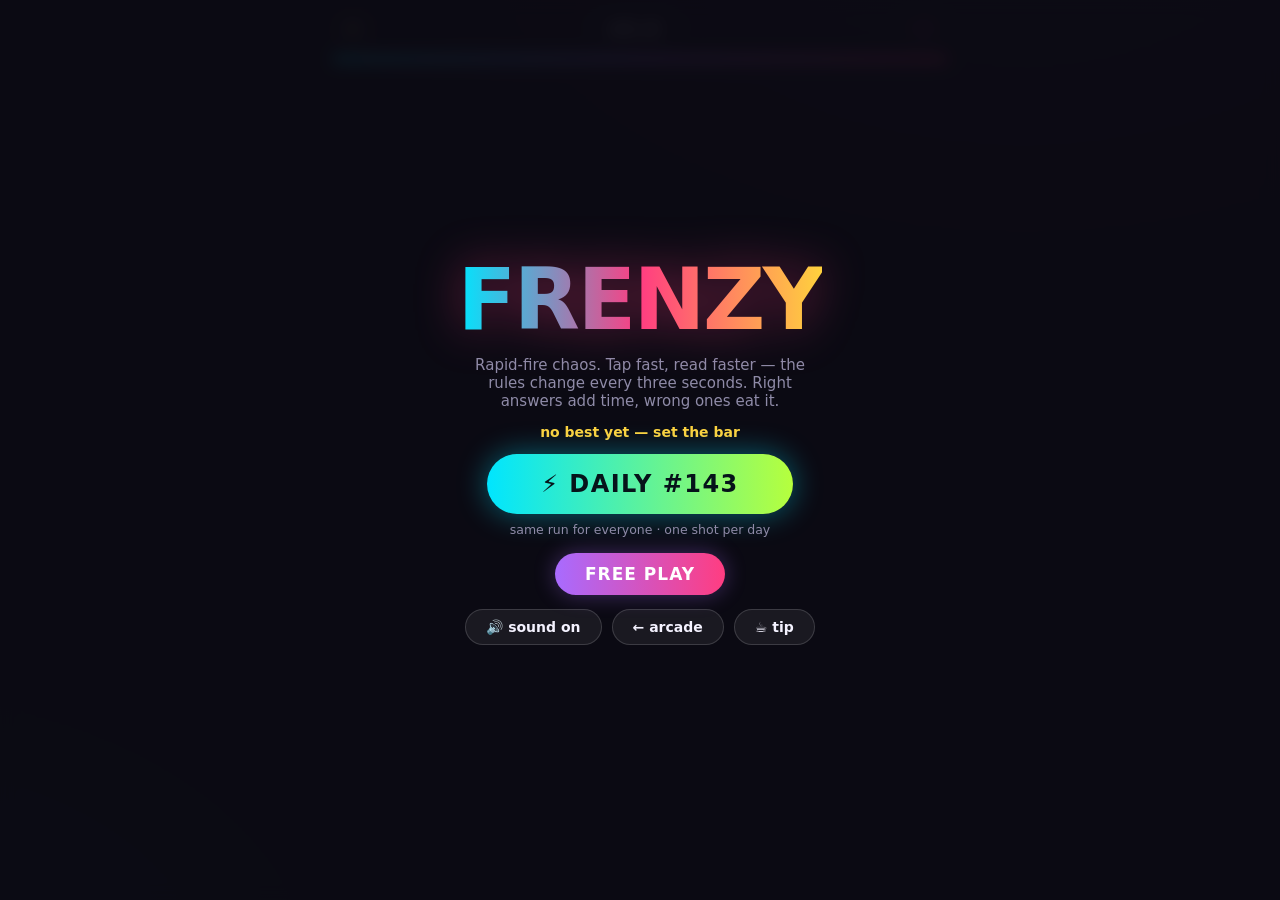
<file: trader_goblins/web/games/frenzy/index.html>
<!doctype html>
<html lang="en">
<head>
<meta charset="utf-8">
<meta name="viewport" content="width=device-width, initial-scale=1, maximum-scale=1, user-scalable=no">
<title>FRENZY</title>
<style>
 :root{
  --bg:#0c0b14;--panel:#17162399;--ink:#f4f2ff;--muted:#8f8ba8;
  --neon1:#00e5ff;--neon2:#ff3d81;--neon3:#b6ff3d;--neon4:#ffd23d;--neon5:#a86bff;
  --good:#3dff9a;--bad:#ff4d5e;
 }
 *{box-sizing:border-box;-webkit-tap-highlight-color:transparent;user-select:none;-webkit-user-select:none}
 html,body{margin:0;height:100%;overflow:hidden;overscroll-behavior:none}
 body{
  font-family:system-ui,-apple-system,"Segoe UI",sans-serif;color:var(--ink);
  background:
   radial-gradient(1200px 700px at 80% -10%, #2a1b4d55, transparent 60%),
   radial-gradient(900px 600px at -10% 110%, #0b3b4d66, transparent 60%),
   var(--bg);
  touch-action:manipulation;
 }
 #app{position:fixed;inset:0;display:flex;flex-direction:column;max-width:640px;margin:0 auto;
  padding:max(8px, env(safe-area-inset-top)) 10px max(10px, env(safe-area-inset-bottom))}

 /* ---------- HUD ---------- */
 #hud{display:flex;align-items:center;justify-content:space-between;gap:8px;padding:2px 2px 6px}
 .pill{background:var(--panel);border:1px solid #ffffff1c;border-radius:999px;
  padding:6px 14px;font-weight:800;font-variant-numeric:tabular-nums;backdrop-filter:blur(6px)}
 #timePill{font-size:20px;min-width:96px;text-align:center;letter-spacing:.02em}
 #timePill.low{color:var(--bad);animation:pulseRed .5s infinite alternate}
 @keyframes pulseRed{from{transform:scale(1)}to{transform:scale(1.12);text-shadow:0 0 18px var(--bad)}}
 #scorePill{font-size:16px;color:var(--neon4)}
 #comboPill{font-size:15px;color:var(--neon2);transition:transform .12s}
 #comboPill.hot{color:var(--neon3);text-shadow:0 0 12px var(--neon3)}
 #comboPill.bump{transform:scale(1.35) rotate(-4deg)}

 /* per-challenge timer bar */
 #cbar{height:10px;border-radius:999px;background:#ffffff14;overflow:hidden;margin:0 2px 8px;flex:none}
 #cfill{height:100%;width:100%;transform-origin:left;border-radius:999px;
  background:linear-gradient(90deg,var(--neon1),var(--neon5),var(--neon2));
  box-shadow:0 0 14px #00e5ff88}

 /* ---------- prompt + stage ---------- */
 #prompt{min-height:64px;flex:none;text-align:center;font-weight:900;font-size:clamp(19px,5.6vw,26px);
  line-height:1.2;padding:2px 6px;display:flex;align-items:center;justify-content:center;letter-spacing:.01em;word-spacing:.08em}
 #prompt .mod{display:inline-block;background:var(--neon2);color:#14040c;border-radius:8px;
  padding:1px 8px;margin-right:12px;animation:wobbleSm .35s infinite alternate;font-size:.85em}
 @keyframes wobbleSm{from{transform:rotate(-3deg)}to{transform:rotate(3deg)}}
 #prompt u{text-decoration:none;display:inline-block;margin:0 .22em;color:var(--neon4);
  border-bottom:3px solid var(--neon4);padding:0 .06em 2px;line-height:1.05}
 @keyframes wobble{from{transform:rotate(-4deg) scale(1.02)}to{transform:rotate(4deg) scale(1.1)}}
 #stage{position:relative;flex:1;min-height:0;border-radius:20px;overflow:hidden;touch-action:none}
 #stage.shake{animation:shake .3s}
 @keyframes shake{
  10%{transform:translate(-8px,3px) rotate(-1deg)}30%{transform:translate(7px,-5px) rotate(1deg)}
  50%{transform:translate(-6px,-3px)}70%{transform:translate(5px,4px) rotate(1deg)}90%{transform:translate(-3px,1px)}}

 /* answer chips (grid) */
 .grid2{position:absolute;inset:0;display:grid;grid-template-columns:1fr 1fr;gap:12px;padding:12px}
 .grid1{position:absolute;inset:0;display:grid;grid-template-columns:1fr;gap:12px;padding:12px}
 .chip{display:flex;align-items:center;justify-content:center;text-align:center;border-radius:18px;
  font-size:clamp(22px,6.5vw,34px);font-weight:900;cursor:pointer;border:2px solid #ffffff22;
  background:linear-gradient(180deg,#ffffff12,#ffffff05);padding:8px;line-height:1.15;
  transition:transform .08s}
 .chip:active{transform:scale(.94)}
 .chip.small{font-size:clamp(16px,4.6vw,22px);font-weight:800}
 .chip.word{letter-spacing:.03em}

 /* scatter items */
 .scat{position:absolute;cursor:pointer;line-height:1;filter:drop-shadow(0 2px 6px #0008);
  animation:bob 1.6s ease-in-out infinite alternate}
 @keyframes bob{from{transform:translateY(-3px) rotate(-5deg)}to{transform:translateY(3px) rotate(5deg)}}

 /* halves (opposite) */
 .halves{position:absolute;inset:0;display:grid;gap:12px;padding:12px}
 .halves.lr{grid-template-columns:1fr 1fr}
 .halves.tb{grid-template-rows:1fr 1fr}
 .half{display:flex;align-items:center;justify-content:center;border-radius:20px;font-size:clamp(28px,9vw,46px);
  font-weight:900;letter-spacing:.05em;border:2px solid #ffffff22;cursor:pointer}
 .half:active{transform:scale(.97)}

 /* odd-one-out grid */
 .ogrid{position:absolute;inset:0;display:grid;gap:8px;padding:14px;place-items:center}
 .ocell{display:flex;align-items:center;justify-content:center;width:100%;height:100%;
  font-size:clamp(26px,8vw,44px);cursor:pointer;border-radius:14px}
 .ocell:active{transform:scale(.9)}

 /* arrow pads */
 .padwrap{position:absolute;inset:0;display:grid;place-items:center}
 .stim{position:absolute;top:8%;left:0;right:0;text-align:center;font-size:clamp(40px,14vw,72px);font-weight:900}
 .stim small{display:block;font-size:clamp(26px,9vw,44px);letter-spacing:.06em}
 .dpad{position:absolute;bottom:4%;left:50%;transform:translateX(-50%);display:grid;
  grid-template-columns:repeat(3,minmax(64px,22vw));grid-template-rows:repeat(2,minmax(56px,11vh));gap:10px}
 .dbtn{display:flex;align-items:center;justify-content:center;font-size:30px;border-radius:16px;
  background:#ffffff12;border:2px solid #ffffff22;cursor:pointer}
 .dbtn:active{transform:scale(.92)}

 /* don't-touch button */
 .bigbait{position:absolute;inset:0;display:flex;align-items:center;justify-content:center}
 .bait{width:min(64vw,300px);height:min(64vw,300px);border-radius:50%;border:none;cursor:pointer;
  font-size:clamp(22px,6vw,30px);font-weight:900;color:#2b0a12;
  background:radial-gradient(circle at 35% 30%,#ff8fb3,var(--neon2));
  box-shadow:0 0 40px #ff3d8188,0 0 90px #ff3d8144;animation:tempt .5s infinite alternate}
 @keyframes tempt{from{transform:scale(1)}to{transform:scale(1.07)}}

 /* memory flash row */
 .memrow{position:absolute;inset:0;display:flex;align-items:center;justify-content:center;gap:5vw;
  font-size:clamp(44px,15vw,80px)}

 /* feedback flashes */
 #flash{position:fixed;inset:0;pointer-events:none;opacity:0;z-index:40}
 #flash.good{background:radial-gradient(circle,#3dff9a33,#3dff9a11 60%,transparent);animation:ff .3s}
 #flash.bad{background:radial-gradient(circle,#ff4d5e55,#ff4d5e22 60%,transparent);animation:ff .35s}
 @keyframes ff{from{opacity:1}to{opacity:0}}

 /* fever mode */
 body.fever{animation:feverbg 1.2s linear infinite}
 @keyframes feverbg{
  0%{background-color:#1a0b2e}25%{background-color:#0b2e2a}50%{background-color:#2e0b1c}
  75%{background-color:#2c2e0b}100%{background-color:#1a0b2e}}
 body.fever #cfill{background:linear-gradient(90deg,#ff3d81,#ffd23d,#3dff9a,#00e5ff);box-shadow:0 0 20px #ffd23d}
 #feverTag{position:fixed;top:52px;left:50%;transform:translateX(-50%);z-index:35;display:none;
  font-weight:900;font-size:15px;letter-spacing:.24em;color:#ffd23d;text-shadow:0 0 16px #ffd23d}
 body.fever #feverTag{display:block;animation:wobble .3s infinite alternate}

 /* fx layer */
 #fx{position:fixed;inset:0;pointer-events:none;z-index:50;overflow:hidden}
 .pop{position:absolute;font-weight:900;font-size:24px;transform:translate(-50%,-50%);
  animation:popup .8s ease-out forwards;text-shadow:0 2px 10px #000a;white-space:nowrap}
 @keyframes popup{
  0%{opacity:0;transform:translate(-50%,-30%) scale(.5)}
  20%{opacity:1;transform:translate(-50%,-60%) scale(1.25)}
  100%{opacity:0;transform:translate(-50%,-170%) scale(1)}}
 .part{position:absolute;width:10px;height:10px;border-radius:2px;
  animation:fly .7s ease-out forwards}
 @keyframes fly{
  from{opacity:1;transform:translate(0,0) rotate(0)}
  to{opacity:0;transform:translate(var(--dx),var(--dy)) rotate(540deg)}}

 /* ---------- screens ---------- */
 .screen{position:fixed;inset:0;z-index:60;display:flex;flex-direction:column;align-items:center;
  justify-content:center;gap:14px;text-align:center;padding:20px;background:#0c0b14ee;backdrop-filter:blur(8px)}
 .screen.hide{display:none}
 .logo{font-size:clamp(52px,16vw,86px);font-weight:900;letter-spacing:-.03em;line-height:1;margin:0;
  background:linear-gradient(90deg,var(--neon1),var(--neon2),var(--neon4));
  -webkit-background-clip:text;background-clip:text;color:transparent;
  filter:drop-shadow(0 0 24px #ff3d8166);animation:logoP 1.4s ease-in-out infinite alternate}
 @keyframes logoP{from{transform:scale(1) rotate(-1deg)}to{transform:scale(1.05) rotate(1deg)}}
 .tag{color:var(--muted);font-size:15px;max-width:340px;margin:0}
 .bigbtn{font:inherit;font-size:24px;font-weight:900;border:none;border-radius:999px;cursor:pointer;
  padding:16px 54px;color:#06131a;background:linear-gradient(90deg,var(--neon1),var(--neon3));
  box-shadow:0 0 30px #00e5ff66;letter-spacing:.06em}
 .bigbtn:active{transform:scale(.95)}
 .ghostbtn{font:inherit;font-size:14px;font-weight:700;border-radius:999px;cursor:pointer;
  padding:9px 20px;color:var(--ink);background:#ffffff10;border:1px solid #ffffff26;text-decoration:none}
 .beststrip{font-size:14px;color:var(--neon4);font-weight:800}
 .dailyline{font-size:12.5px;color:var(--muted);margin:-6px 0 2px}
 .bigbtn.alt{background:linear-gradient(90deg,var(--neon5),var(--neon2));color:#fff;
  font-size:17px;padding:11px 30px;box-shadow:0 0 22px #a86bff55}
 .bigbtn:disabled{opacity:.45;cursor:default;animation:none}
 #masteryBox{width:min(92vw,340px);max-height:26vh;overflow-y:auto;font-size:12.5px;text-align:left}
 #masteryBox .mhead{font-size:11px;letter-spacing:.22em;color:var(--muted);text-align:center;margin:2px 0 4px;font-weight:800}
 #masteryBox .mrow{display:flex;justify-content:space-between;gap:12px;padding:3px 8px;border-radius:7px;
  font-variant-numeric:tabular-nums}
 #masteryBox .mrow i{color:var(--muted);font-style:normal}
 #masteryBox .mrow.weak{background:#ff4d5e22;color:#ffb3ba}
 #masteryBox .mrow.sharp{background:#3dff9a1e;color:#b8ffd9}
 .rowbtns{display:flex;gap:10px;align-items:center;flex-wrap:wrap;justify-content:center}

 /* countdown */
 #count{position:fixed;inset:0;z-index:70;display:none;align-items:center;justify-content:center;pointer-events:none}
 #count span{font-size:clamp(110px,38vw,220px);font-weight:900;
  background:linear-gradient(180deg,var(--neon4),var(--neon2));-webkit-background-clip:text;background-clip:text;
  color:transparent;animation:cd .82s ease-in forwards}
 @keyframes cd{0%{opacity:0;transform:scale(2.4)}25%{opacity:1;transform:scale(1)}80%{opacity:1}100%{opacity:0;transform:scale(.6)}}

 /* game-over stats */
 .stats{display:grid;grid-template-columns:1fr 1fr;gap:8px 26px;font-size:15px;color:var(--muted)}
 .stats b{color:var(--ink);font-size:19px;font-variant-numeric:tabular-nums}
 #finalScore{font-size:clamp(56px,18vw,92px);font-weight:900;line-height:1;margin:0;color:var(--neon4);
  text-shadow:0 0 30px #ffd23d66;font-variant-numeric:tabular-nums}
 #rank{font-size:20px;font-weight:900;margin:0;color:var(--neon1)}
 #newbest{display:none;font-weight:900;color:var(--good);font-size:17px;letter-spacing:.1em;
  animation:wobble .4s infinite alternate}
</style>
</head>
<body>

<div id="app">
 <div id="hud">
  <div class="pill" id="scorePill">0</div>
  <div class="pill" id="timePill">45.0</div>
  <div class="pill" id="comboPill">×1</div>
 </div>
 <div id="cbar"><div id="cfill"></div></div>
 <div id="prompt"></div>
 <div id="stage"></div>
</div>

<div id="feverTag">🔥 FEVER ×2 🔥</div>
<div id="flash"></div>
<div id="fx"></div>
<div id="count"></div>

<div class="screen" id="startScr">
 <h1 class="logo">FRENZY</h1>
 <p class="tag">Rapid-fire chaos. Tap fast, read faster — the rules change every three seconds. Right answers add time, wrong ones eat it.</p>
 <div class="beststrip" id="bestLine"></div>
 <button class="bigbtn" id="dailyBtn">⚡ DAILY</button>
 <div class="dailyline" id="dailyLine"></div>
 <button class="bigbtn alt" id="freeBtn">FREE PLAY</button>
 <div class="rowbtns">
  <button class="ghostbtn" id="muteBtn">🔊 sound on</button>
  <a class="ghostbtn" href="/games">← arcade</a>
  <a class="ghostbtn" href="https://paypal.me/johnlavender87" target="_blank" rel="noopener" title="Buy the dev a coffee">☕ tip</a>
 </div>
</div>

<div class="screen hide" id="overScr">
 <p id="rank"></p>
 <p id="finalScore">0</p>
 <div id="newbest">★ NEW BEST ★</div>
 <div class="stats">
  <span>best combo <b id="stCombo">0</b></span>
  <span>correct <b id="stRight">0</b></span>
  <span>accuracy <b id="stAcc">0%</b></span>
  <span>missed <b id="stWrong">0</b></span>
 </div>
 <div id="masteryBox"></div>
 <div class="rowbtns">
  <button class="bigbtn alt" id="shareBtn" style="display:none">📋 SHARE</button>
  <button class="bigbtn" id="againBtn">AGAIN!</button>
 </div>
 <div class="rowbtns">
  <button class="ghostbtn" id="muteBtn2">🔊</button>
  <a class="ghostbtn" href="/games">← arcade</a>
  <a class="ghostbtn" href="https://paypal.me/johnlavender87" target="_blank" rel="noopener" title="Buy the dev a coffee">☕ tip</a>
 </div>
</div>

<script>
(function(){
"use strict";
/* =================== helpers =================== */
const $ = id => document.getElementById(id);
const stage=$("stage"), promptEl=$("prompt"), cfill=$("cfill"), fx=$("fx");
/* R = active RNG. Free play: Math.random. Daily runs swap in a date-seeded PRNG
   while generating each challenge, so every player gets the identical sequence. */
let R=Math.random;
const rnd=n=>Math.floor(R()*n);
const pick=a=>a[rnd(a.length)];
const shuffle=a=>{a=a.slice();for(let i=a.length-1;i>0;i--){const j=rnd(i+1);[a[i],a[j]]=[a[j],a[i]];}return a;};
function mulberry32(seed){
  let a=seed>>>0;
  return function(){
    a|=0; a=(a+0x6D2B79F5)|0;
    let t=Math.imul(a^(a>>>15),1|a);
    t=(t+Math.imul(t^(t>>>7),61|t))^t;
    return ((t^(t>>>14))>>>0)/4294967296;
  };
}
const DAY0=Math.floor(Date.UTC(2026,6,16)/864e5); // daily #1 = 2026-07-16
function localDay(){ return Math.floor((Date.now()-new Date().getTimezoneOffset()*60000)/864e5); }
function dailyNum(){ return localDay()-DAY0+1; }
function jget(k,d){ try{const v=JSON.parse(localStorage.getItem(k)); return v==null?d:v;}catch(e){return d;} }
function jset(k,v){ localStorage.setItem(k,JSON.stringify(v)); }
const clamp=(v,lo,hi)=>Math.max(lo,Math.min(hi,v));
const esc=s=>String(s).replace(/[&<>"]/g,c=>({"&":"&amp;","<":"&lt;",">":"&gt;",'"':"&quot;"}[c]));

/* =================== audio =================== */
let AC=null, muted = localStorage.getItem("frz_muted")==="1";
function ac(){ if(!AC){ try{AC=new (window.AudioContext||window.webkitAudioContext)();}catch(e){} } if(AC&&AC.state==="suspended")AC.resume(); return AC; }
function tone(f,dur,type,vol,delay){
  if(muted)return; const c=ac(); if(!c)return;
  const t=c.currentTime+(delay||0), o=c.createOscillator(), g=c.createGain();
  o.type=type||"square"; o.frequency.setValueAtTime(f,t);
  g.gain.setValueAtTime(0.0001,t);
  g.gain.exponentialRampToValueAtTime(vol||.12,t+.012);
  g.gain.exponentialRampToValueAtTime(0.0001,t+dur);
  o.connect(g).connect(c.destination); o.start(t); o.stop(t+dur+.05);
}
const PENT=[0,2,4,7,9];
function sCorrect(streak){
  const step=PENT[streak%5]+12*Math.floor((streak%15)/5);
  const f=440*Math.pow(2,step/12);
  tone(f,.09,"square",.09); tone(f*1.5,.12,"square",.07,.06);
}
function sWrong(){ tone(140,.2,"sawtooth",.12); tone(96,.28,"sawtooth",.1,.05); }
function sTick(){ tone(1100,.04,"square",.05); }
function sGo(){ tone(660,.1,"triangle",.12); tone(990,.18,"triangle",.12,.1); }
function sCount(){ tone(440,.1,"triangle",.1); }
function sFever(){ [660,830,990,1320].forEach((f,i)=>tone(f,.1,"square",.09,i*.07)); }
function sOver(){ [520,392,330,262].forEach((f,i)=>tone(f,.22,"triangle",.11,i*.14)); }

/* =================== state =================== */
const START_MS=45000, CAP_MS=60000, GAIN_MS=1200, LOSS_MS=3000;
let state="idle";          // idle | count | play | over
let timeLeft=0, lastTick=0, rafId=0;
let score=0, streak=0, bestCombo=0, right=0, wrong=0, level=1;
let locked=true, holdActive=false, timeoutWins=false, challengeT0=0, challengeMs=1, chTimer=0, gapTimer=0;
let pauseMode=null, pausedRemain=0;
let lastGen="", prevGen="";
let best=+(localStorage.getItem("frz_best")||0);
let dailyMode=false, runRng=null, chIndex=0, curGenId="", roundLog=[], shareText="";
let mastery=jget("frz_mastery",{});
function bumpMastery(id,ok,ms){
  const m=mastery[id]||(mastery[id]=[0,0,0]);
  m[0]++; if(ok)m[1]++; m[2]+=ms;
  jset("frz_mastery",mastery);
}

function mult(){ return clamp(1+Math.floor(streak/3),1,8); }
function fever(){ return streak>=10; }

/* =================== hud / fx =================== */
function updHud(){
  $("scorePill").textContent=score.toLocaleString();
  const s=Math.max(0,timeLeft/1000);
  $("timePill").textContent=s.toFixed(1);
  $("timePill").classList.toggle("low",s<=5);
  const c=$("comboPill");
  c.textContent="×"+mult()+(streak>=3?" 🔥":"");
  c.classList.toggle("hot",fever());
}
function bumpCombo(){ const c=$("comboPill"); c.classList.remove("bump"); void c.offsetWidth; c.classList.add("bump"); }
function flash(kind){ const f=$("flash"); f.className=""; void f.offsetWidth; f.className=kind; }
function shake(){ stage.classList.remove("shake"); void stage.offsetWidth; stage.classList.add("shake"); }
function popText(x,y,txt,color){
  const p=document.createElement("div"); p.className="pop"; p.textContent=txt;
  p.style.left=x+"px"; p.style.top=y+"px"; p.style.color=color||"#fff";
  fx.appendChild(p); setTimeout(()=>p.remove(),850);
}
const PCOLORS=["#00e5ff","#ff3d81","#b6ff3d","#ffd23d","#a86bff","#3dff9a"];
function burst(x,y,n){
  for(let i=0;i<n;i++){
    const s=document.createElement("div"); s.className="part";
    const ang=Math.random()*Math.PI*2, d=40+Math.random()*110;
    s.style.setProperty("--dx",Math.cos(ang)*d+"px");
    s.style.setProperty("--dy",Math.sin(ang)*d-40+"px");
    s.style.left=x+"px"; s.style.top=y+"px";
    s.style.background=pick(PCOLORS);
    s.style.width=s.style.height=(6+rnd(8))+"px";
    fx.appendChild(s); setTimeout(()=>s.remove(),750);
  }
}
const HYPE=["NICE!","YES!","ZOOM!","BIG BRAIN!","CLEAN!","SPICY!","GOBLIN MODE!","UNREAL!","CRACKED!","LOCKED IN!"];

/* =================== game clock =================== */
let lowTickSec=-1;
function loop(ts){
  if(state!=="play"){ return; }
  if(lastTick){ timeLeft-=ts-lastTick; }
  lastTick=ts;
  if(timeLeft<=0){ timeLeft=0; updHud(); gameOver(); return; }
  const s=Math.ceil(timeLeft/1000);
  if(s<=5&&s!==lowTickSec){ lowTickSec=s; sTick(); }
  updHud();
  rafId=requestAnimationFrame(loop);
}

/* =================== challenge engine =================== */
function ttl(base){ return Math.max(2100, base-(level-1)*420); }
function armBar(ms){
  if(document.hidden){ // tab hidden: hold the challenge instead of letting it silently time out
    clearTimeout(chTimer); locked=true; pauseMode="ch"; pausedRemain=ms; return;
  }
  challengeT0=performance.now(); challengeMs=ms;
  cfill.style.transition="none"; cfill.style.transform="scaleX(1)";
  void cfill.offsetWidth;
  cfill.style.transition="transform "+ms+"ms linear"; cfill.style.transform="scaleX(0)";
  clearTimeout(chTimer);
  chTimer=setTimeout(()=>resolve(timeoutWins,{timeout:true}),ms);
  locked=false;
}
function centerXY(el){
  const r=(el||stage).getBoundingClientRect();
  return [r.left+r.width/2, r.top+r.height/2];
}
function resolve(ok,opts){
  if(locked||state!=="play")return;
  locked=true; holdActive=false;
  clearTimeout(chTimer);
  cfill.style.transition="none";
  const [x,y]=opts&&opts.el?centerXY(opts.el):centerXY(null);
  const respMs=opts&&opts.timeout?challengeMs:Math.round(performance.now()-challengeT0);
  bumpMastery(curGenId,ok,respMs);
  roundLog.push(ok);
  if(ok){
    right++; streak++; bestCombo=Math.max(bestCombo,streak);
    const wasFever=document.body.classList.contains("fever");
    const frac=opts&&opts.timeout?0:clamp(1-(performance.now()-challengeT0)/challengeMs,0,1);
    let pts=Math.round((100+60*frac)*mult()); if(fever())pts*=2;
    score+=pts;
    timeLeft=Math.min(CAP_MS,timeLeft+GAIN_MS);
    if(!dailyMode)level=clamp(1+Math.floor(right/6),1,6);
    sCorrect(streak); flash("good"); burst(x,y,fever()?26:14);
    popText(x,y-8,"+"+pts,"#ffd23d");
    if(streak>0&&streak%4===0)popText(x,y-52,pick(HYPE),"#00e5ff");
    if(fever()&&!wasFever){ document.body.classList.add("fever"); sFever(); popText(innerWidth/2,140,"🔥 FEVER MODE 🔥","#ffd23d"); }
    bumpCombo();
  }else{
    wrong++; streak=0; document.body.classList.remove("fever");
    timeLeft=Math.max(0,timeLeft-LOSS_MS);
    sWrong(); flash("bad"); shake();
    popText(x,y-8,opts&&opts.timeout?"TOO SLOW!":"-"+(LOSS_MS/1000|0)+"s","#ff4d5e");
  }
  updHud();
  if(timeLeft<=0){ gameOver(); return; }
  gapTimer=setTimeout(nextChallenge, ok?380:560);
}

stage.addEventListener("pointerdown",e=>{
  if(state!=="play"||locked)return;
  if(holdActive){ resolve(false,{el:e.target.closest("[data-r]")||undefined}); return; }
  const t=e.target.closest("[data-r]");
  if(!t)return;
  resolve(t.dataset.r==="1",{el:t});
},{passive:true});

/* =================== generators =================== */
const EMOJI=["🦄","🌮","🐸","🚀","🍕","👾","🐙","🌵","🎩","🧀","🦖","🍩","⚡","🎲","🐝","🍄","🤖","🌈","🎸","🥑"];

/* jittered-grid placement: one item per cell so scattered emoji never stack */
function spots(count,tTop,tBot){
  const cols=Math.ceil(Math.sqrt(count))+1;
  const rows=Math.ceil(count/cols);
  const cells=[];
  for(let r=0;r<rows;r++)for(let c=0;c<cols;c++)cells.push([c,r]);
  const cw=92/cols, ch=(tBot-tTop)/rows;
  return shuffle(cells).slice(0,count).map(([c,r])=>({
    l:2+c*cw+R()*Math.max(0,cw-9),
    t:tTop+r*ch+R()*Math.max(0,ch-8)
  }));
}
const COLORS=[["RED","#ff4d5e"],["BLUE","#3d8bff"],["GREEN","#3dff9a"],["YELLOW","#ffd23d"],["PINK","#ff7ad9"],["PURPLE","#a86bff"]];

function makeTap(){
  const n=16+level*4;
  const items=shuffle(EMOJI).slice(0,8);
  const target=items[0];
  return {prompt:"Tap the "+target, ttl:ttl(4200), build(s){
    const pos=spots(n,3,86);
    for(let i=0;i<n;i++){
      const d=document.createElement("div"); d.className="scat";
      const isT=i===0;
      d.textContent=isT?target:pick(items.slice(1));
      d.dataset.r=isT?"1":"0";
      if(isT)d.style.zIndex="2"; // never buried under the swarm
      d.style.fontSize=(26+rnd(14))+"px";
      d.style.left=pos[i].l+"%"; d.style.top=pos[i].t+"%";
      d.style.animationDelay=(-Math.random()*1.6)+"s";
      s.appendChild(d);
    }
  }};
}

function makeStroop(){
  const cs=shuffle(COLORS).slice(0,4);
  const byWord=R()<.5;
  // derangement of inks so no chip's ink matches its own word
  let inks;
  do{ inks=shuffle(cs); }while(inks.some((c,i)=>c[0]===cs[i][0]));
  const k=rnd(4);
  const targetName = byWord? cs[k][0] : inks[k][0];
  return {
    prompt: byWord? 'Tap the word that <u>SAYS</u> '+targetName
                  : 'Tap the word <u>COLORED</u> '+targetName.toLowerCase(),
    ttl:ttl(4600),
    build(s){
      const g=document.createElement("div"); g.className="grid2";
      shuffle(cs.map((c,i)=>({word:c[0],ink:inks[i][1],ok:i===k}))).forEach(o=>{
        const b=document.createElement("div"); b.className="chip word";
        b.textContent=o.word; b.style.color=o.ink; b.dataset.r=o.ok?"1":"0";
        g.appendChild(b);
      });
      s.appendChild(g);
    }
  };
}

function makeOpposite(){
  const lr=R()<.6;
  const dirs=lr?["LEFT","RIGHT"]:["TOP","BOTTOM"];
  const said=pick(dirs);
  const flip=level>=2&&R()<.45;
  const correct=flip?dirs.find(d=>d!==said):said;
  return {
    prompt:(flip?'<span class="mod">🙃 OPPOSITE!</span> ':"")+"Tap "+said,
    ttl:ttl(3400),
    build(s){
      const h=document.createElement("div"); h.className="halves "+(lr?"lr":"tb");
      dirs.forEach((d,i)=>{
        const b=document.createElement("div"); b.className="half";
        b.textContent=d; b.dataset.r=d===correct?"1":"0";
        b.style.background=["#00e5ff1c","#ff3d811c"][i];
        h.appendChild(b);
      });
      s.appendChild(h);
    }
  };
}

function makeDontTap(){
  const cs=shuffle(COLORS).slice(0,6);
  const bad=cs[0];
  return {prompt:"Tap anything <u>EXCEPT</u> "+bad[0].toLowerCase(), ttl:ttl(3600), build(s){
    const g=document.createElement("div"); g.className="grid2";
    shuffle(cs).forEach(c=>{
      const b=document.createElement("div"); b.className="chip";
      b.style.background=c[1]; b.style.color="#111"; b.textContent="";
      b.dataset.r=c[0]===bad[0]?"0":"1";
      g.appendChild(b);
    });
    s.appendChild(g);
  }};
}

function makeHoldStill(){
  return {prompt:"🚫 DON'T TOUCH ANYTHING", ttl:2500, fixed:true, timeoutWins:true, hold:true, build(s){
    const w=document.createElement("div"); w.className="bigbait";
    const b=document.createElement("button"); b.className="bait"; b.textContent="TAP ME!!";
    w.appendChild(b); s.appendChild(w);
  }};
}

function makeMath(){
  let a,b,op,ans;
  if(level<2){ op=pick(["+","−"]); a=2+rnd(11); b=2+rnd(11); if(op==="−"&&b>a)[a,b]=[b,a]; }
  else if(level<4){ op=pick(["+","−","×"]); a=op==="×"?2+rnd(8):5+rnd(20); b=op==="×"?2+rnd(8):2+rnd(15); if(op==="−"&&b>a)[a,b]=[b,a]; }
  else{ op=pick(["+","×"]); a=op==="×"?3+rnd(10):11+rnd(50); b=op==="×"?3+rnd(9):11+rnd(50); }
  ans=op==="+"?a+b:op==="−"?a-b:a*b;
  const opts=new Set([ans]);
  while(opts.size<4){ const d=pick([1,-1,2,-2,10,-10,ans>20?5:3]); const v=ans+d; if(v>=0)opts.add(v); }
  return {prompt:a+" "+op+" "+b+" = ?", ttl:ttl(4400), build(s){
    const g=document.createElement("div"); g.className="grid2";
    shuffle([...opts]).forEach(v=>{
      const c=document.createElement("div"); c.className="chip"; c.textContent=v;
      c.dataset.r=v===ans?"1":"0"; g.appendChild(c);
    });
    s.appendChild(g);
  }};
}

function makeBigNum(){
  const wantBig=R()<.5;
  const nums=new Set(); while(nums.size<4)nums.add(10+rnd(level<3?89:989));
  const arr=[...nums], target=wantBig?Math.max(...arr):Math.min(...arr);
  return {prompt:"Tap the <u>"+(wantBig?"BIGGEST":"SMALLEST")+"</u> number", ttl:ttl(3800), build(s){
    const g=document.createElement("div"); g.className="grid2";
    // adversarial font sizes: big values often drawn small and vice versa
    shuffle(arr).forEach(v=>{
      const c=document.createElement("div"); c.className="chip"; c.textContent=v;
      c.dataset.r=v===target?"1":"0";
      c.style.fontSize=(20+rnd(28))+"px";
      g.appendChild(c);
    });
    s.appendChild(g);
  }};
}

function makeCount(){
  const t=pick(EMOJI); let d=pick(EMOJI); while(d===t)d=pick(EMOJI);
  const n=4+rnd(4)+ (level>=4?2:0);
  const deco=3+rnd(4);
  const opts=new Set([n]); while(opts.size<4){const v=n+pick([1,-1,2,-2]); if(v>0)opts.add(v);}
  return {prompt:"How many "+t+"?", ttl:ttl(5200), build(s){
    const pos=spots(n+deco,2,54);
    for(let i=0;i<n+deco;i++){
      const e=document.createElement("div"); e.className="scat";
      e.textContent=i<n?t:d;
      e.style.fontSize=(28+rnd(10))+"px";
      e.style.left=pos[i].l+"%"; e.style.top=pos[i].t+"%";
      e.style.animationDelay=(-Math.random()*1.6)+"s";
      s.appendChild(e);
    }
    const g=document.createElement("div"); g.style.cssText="position:absolute;left:0;right:0;bottom:0;display:grid;grid-template-columns:repeat(4,1fr);gap:10px;padding:12px";
    shuffle([...opts]).forEach(v=>{
      const c=document.createElement("div"); c.className="chip"; c.style.minHeight="64px"; c.textContent=v;
      c.dataset.r=v===n?"1":"0"; g.appendChild(c);
    });
    s.appendChild(g);
  }};
}

const ODD=[["😺","😸"],["🌛","🌜"],["🐪","🐫"],["🍩","🍪"],["🟢","🟩"],["⭐","🌟"],["😴","😪"],["🐶","🐺"],["☕","🍵"],["🦆","🐧"]];
function makeOdd(){
  const [a,b]=shuffle(pick(ODD));
  const n=level<2?3:level<4?4:5;
  const oddIdx=rnd(n*n);
  return {prompt:"Tap the odd one out", ttl:ttl(4600), build(s){
    const g=document.createElement("div"); g.className="ogrid";
    g.style.gridTemplateColumns="repeat("+n+",1fr)";
    for(let i=0;i<n*n;i++){
      const c=document.createElement("div"); c.className="ocell";
      c.textContent=i===oddIdx?b:a; c.dataset.r=i===oddIdx?"1":"0";
      g.appendChild(c);
    }
    s.appendChild(g);
  }};
}

function makeMemory(){
  const em=shuffle(EMOJI).slice(0,4); // 3 shown + 1 decoy
  const shown=em.slice(0,3), decoy=em[3];
  const posIdx=rnd(3), posName=["LEFT","MIDDLE","RIGHT"][posIdx];
  const optOrder=shuffle(em); // fixed at make time so daily boards match for everyone
  return {prompt:"👀 Memorize…", ttl:ttl(4400), defer:true, build(s,api){
    const row=document.createElement("div"); row.className="memrow";
    shown.forEach(e=>{const d=document.createElement("div");d.textContent=e;row.appendChild(d);});
    s.appendChild(row);
    api.later(()=>{
      if(state!=="play")return;
      row.remove();
      promptEl.innerHTML="Which was in the <u>"+posName+"</u>?";
      const g=document.createElement("div"); g.className="grid2";
      optOrder.forEach(e=>{
        const c=document.createElement("div"); c.className="chip"; c.textContent=e;
        c.dataset.r=e===shown[posIdx]?"1":"0"; g.appendChild(c);
      });
      s.appendChild(g);
      api.arm();
    },1150);
  }};

}

function makeArrow(){
  const DIRS=["UP","RIGHT","DOWN","LEFT"], GLYPH={UP:"⬆️",RIGHT:"➡️",DOWN:"⬇️",LEFT:"⬅️"};
  const word=pick(DIRS); let arrow=pick(DIRS); while(arrow===word)arrow=pick(DIRS);
  const byWord=R()<.5;
  const correct=byWord?word:arrow;
  return {
    prompt:byWord?"Tap what the <u>WORD</u> says":"Tap where the <u>ARROW</u> points",
    ttl:ttl(4200),
    build(s){
      const w=document.createElement("div"); w.className="padwrap";
      const st=document.createElement("div"); st.className="stim";
      st.innerHTML=GLYPH[arrow]+"<small>"+word+"</small>";
      w.appendChild(st);
      const dp=document.createElement("div"); dp.className="dpad";
      // grid positions: row1: _,UP,_ ; row2: LEFT,DOWN,RIGHT
      [["UP",2,1],["LEFT",1,2],["DOWN",2,2],["RIGHT",3,2]].forEach(([d,col,row])=>{
        const b=document.createElement("div"); b.className="dbtn"; b.textContent=GLYPH[d];
        b.style.gridColumn=col; b.style.gridRow=row;
        b.dataset.r=d===correct?"1":"0";
        dp.appendChild(b);
      });
      w.appendChild(dp); s.appendChild(w);
    }
  };
}

function makeSeq(){
  const kind=level<3?pick(["add","add","mul"]):pick(["add","mul","sq","fib"]);
  let seq,ans;
  if(kind==="add"){const st=1+rnd(9),k=2+rnd(6);seq=[st,st+k,st+2*k];ans=st+3*k;}
  else if(kind==="mul"){const st=1+rnd(4),k=2+(level<3?0:rnd(2));seq=[st,st*k,st*k*k];ans=st*k*k*k;}
  else if(kind==="sq"){const st=1+rnd(4);seq=[st*st,(st+1)*(st+1),(st+2)*(st+2)];ans=(st+3)*(st+3);}
  else{const a0=1+rnd(3),b0=a0+1+rnd(2);seq=[a0,b0,a0+b0];ans=b0+(a0+b0);}
  const opts=new Set([ans]);
  while(opts.size<4){const v=ans+pick([1,-1,2,-2,ans>10?Math.round(ans*.25):3]);if(v>0)opts.add(v);}
  return {prompt:seq.join(", ")+", <u>?</u>", ttl:ttl(5000), build(s){
    const g=document.createElement("div"); g.className="grid2";
    shuffle([...opts]).forEach(v=>{
      const c=document.createElement("div"); c.className="chip"; c.textContent=v;
      c.dataset.r=v===ans?"1":"0"; g.appendChild(c);
    });
    s.appendChild(g);
  }};
}

const TRIVIA=[
 ["How many legs does a spider have?","8","6","10","4"],
 ["What planet is called the Red Planet?","Mars","Venus","Jupiter","Mercury"],
 ["How many continents are there?","7","5","6","8"],
 ["What do bees make?","Honey","Milk","Silk","Wax paper"],
 ["Largest ocean on Earth?","Pacific","Atlantic","Indian","Arctic"],
 ["How many sides does a hexagon have?","6","5","7","8"],
 ["What color do blue and yellow make?","Green","Purple","Orange","Brown"],
 ["Fastest land animal?","Cheetah","Lion","Horse","Ostrich"],
 ["How many minutes in an hour and a half?","90","80","100","95"],
 ["Which is NOT a primary color?","Green","Red","Blue","Yellow"],
 ["What is H2O?","Water","Oxygen","Salt","Hydrogen"],
 ["How many days in a leap year?","366","365","364","367"],
 ["Capital of France?","Paris","Rome","Berlin","Madrid"],
 ["Which animal says 'moo'?","Cow","Duck","Cat","Pig"],
 ["How many strings on a standard guitar?","6","4","5","7"],
 ["Which month has 28 days?","All of them","February","January","June"],
 ["What is a baby cat called?","Kitten","Puppy","Cub","Calf"],
 ["Largest planet in our solar system?","Jupiter","Saturn","Earth","Neptune"],
 ["How many zeros in one million?","6","5","7","4"],
 ["Which of these is a fruit?","Tomato","Carrot","Potato","Celery"],
 ["What do pandas mostly eat?","Bamboo","Fish","Honey","Grass"],
 ["Opposite of 'ancient'?","Modern","Old","Antique","Classic"],
 ["How many colors in a rainbow?","7","6","8","5"],
 ["Which sea creature has 3 hearts?","Octopus","Shark","Whale","Crab"],
 ["What is the largest mammal?","Blue whale","Elephant","Giraffe","Hippo"],
 ["How many bones does a shark have?","0","206","54","12"],
 ["Which country gave us pizza?","Italy","France","Greece","Spain"],
 ["What's frozen water called?","Ice","Steam","Fog","Dew"],
 ["How many players on a soccer team (on field)?","11","9","10","12"],
 ["Which direction does the sun rise?","East","West","North","South"],
 ["A group of lions is called a…","Pride","Pack","Herd","Flock"],
 ["What's the tallest animal?","Giraffe","Elephant","Camel","Moose"],
 ["Which one is a vegetable?","Broccoli","Apple","Grape","Mango"],
 ["How many hours in two days?","48","24","36","40"],
 ["The Great Wall is in which country?","China","Japan","India","Egypt"],
 ["What do caterpillars turn into?","Butterflies","Bees","Beetles","Birds"],
 ["Which instrument has 88 keys?","Piano","Guitar","Violin","Drums"],
 ["What's a baby dog called?","Puppy","Kitten","Foal","Chick"],
 ["Coldest continent?","Antarctica","Alaska","Iceland","Greenland"],
 ["How many wheels on a tricycle?","3","2","4","1"],
 ["Which gas do we breathe in to live?","Oxygen","Carbon dioxide","Helium","Nitrogen"],
 ["Where do polar bears live?","Arctic","Antarctica","Africa","Australia"],
 ["What shape is a stop sign?","Octagon","Hexagon","Circle","Triangle"],
 ["Which is the smallest: gram, kilogram, or ton?","Gram","Kilogram","Ton","They're equal"],
];
let triviaDeck=[];
function makeTrivia(){
  if(!triviaDeck.length)triviaDeck=shuffle(TRIVIA);
  const q=triviaDeck.pop();
  return {prompt:esc(q[0]), ttl:ttl(5600), build(s){
    const g=document.createElement("div"); g.className=q.slice(1).some(o=>o.length>10)?"grid1":"grid2";
    shuffle(q.slice(1)).forEach(o=>{
      const c=document.createElement("div"); c.className="chip small"; c.textContent=o;
      c.dataset.r=o===q[1]?"1":"0"; g.appendChild(c);
    });
    s.appendChild(g);
  }};
}

const GENS=[
 {id:"tap",   lvl:1, w:3, f:makeTap},
 {id:"math",  lvl:1, w:3, f:makeMath},
 {id:"opp",   lvl:1, w:3, f:makeOpposite},
 {id:"big",   lvl:1, w:2, f:makeBigNum},
 {id:"stroop",lvl:2, w:3, f:makeStroop},
 {id:"dont",  lvl:2, w:2, f:makeDontTap},
 {id:"count", lvl:2, w:2, f:makeCount},
 {id:"arrow", lvl:3, w:2, f:makeArrow},
 {id:"odd",   lvl:3, w:2, f:makeOdd},
 {id:"trivia",lvl:3, w:2, f:makeTrivia},
 {id:"seq",   lvl:3, w:2, f:makeSeq},
 {id:"mem",   lvl:4, w:2, f:makeMemory},
 {id:"hold",  lvl:4, w:1, f:makeHoldStill},
];
function pickGen(){
  const pool=GENS.filter(g=>g.lvl<=level&&g.id!==lastGen&&g.id!==prevGen);
  const tot=pool.reduce((a,g)=>a+g.w,0);
  let r=R()*tot;
  for(const g of pool){ if((r-=g.w)<0)return g; }
  return pool[0];
}

function nextChallenge(){
  if(state!=="play")return;
  chIndex++;
  if(dailyMode)level=clamp(1+Math.floor((chIndex-1)/7),1,6); // ramp by round #, not skill: keeps everyone's sequence identical
  if(runRng)R=runRng;
  const g=pickGen(); prevGen=lastGen; lastGen=g.id; curGenId=g.id;
  const c=g.f();
  stage.innerHTML="";
  promptEl.innerHTML=c.prompt;
  holdActive=!!c.hold;
  timeoutWins=!!c.timeoutWins;
  const ms=c.ttl;
  locked=true;
  c.build(stage,{arm:()=>armBar(ms), later:(fn,delay)=>{gapTimer=setTimeout(fn,delay);}});
  R=Math.random; // seeded window closed: cosmetics (particles, hype text) draw unseeded
  if(!c.defer)armBar(ms);
}

/* =================== flow =================== */
function setMuteLabels(){
  $("muteBtn").textContent=muted?"🔇 sound off":"🔊 sound on";
  $("muteBtn2").textContent=muted?"🔇":"🔊";
}
function toggleMute(){ muted=!muted; localStorage.setItem("frz_muted",muted?"1":"0"); setMuteLabels(); if(!muted){ac();sCorrect(0);} }
$("muteBtn").addEventListener("click",toggleMute);
$("muteBtn2").addEventListener("click",toggleMute);

function updateStartUI(){
  $("bestLine").textContent=best>0?("👑 best: "+best.toLocaleString()):"no best yet — set the bar";
  const rec=jget("frz_daily",null), st=jget("frz_streak",{last:0,n:0}), day=localDay();
  const played=rec&&rec.day===day;
  const streakTxt=st.n>0&&st.last>=day-1?(" · 🗓️ streak "+st.n):"";
  const db=$("dailyBtn");
  db.disabled=played;
  db.textContent=played?"✓ DAILY #"+dailyNum()+" DONE":"⚡ DAILY #"+dailyNum();
  $("dailyLine").textContent=played
    ? "today: "+rec.score.toLocaleString()+streakTxt+" — back tomorrow"
    : "same run for everyone · one shot per day"+streakTxt;
}

function startRun(daily){
  if(daily){
    const rec=jget("frz_daily",null);
    if(rec&&rec.day===localDay()){ updateStartUI(); return; }
  }
  dailyMode=!!daily;
  runRng=daily?mulberry32((localDay()*2654435761)>>>0):null;
  if(daily){ R=runRng; triviaDeck=shuffle(TRIVIA); R=Math.random; }
  $("startScr").classList.add("hide"); $("overScr").classList.add("hide");
  document.body.classList.remove("fever");
  score=0;streak=0;bestCombo=0;right=0;wrong=0;level=1;lastGen="";prevGen="";lowTickSec=-1;
  chIndex=0;roundLog=[];shareText="";
  timeLeft=START_MS; updHud();
  stage.innerHTML=""; promptEl.innerHTML="get ready…"; cfill.style.transform="scaleX(1)";
  state="count";
  const cd=$("count"); cd.style.display="flex";
  const steps=["3","2","1","GO!"];
  steps.forEach((t,i)=>{
    setTimeout(()=>{
      cd.innerHTML="<span>"+t+"</span>";
      t==="GO!"?sGo():sCount();
      if(t==="GO!")setTimeout(()=>{
        cd.style.display="none";
        state="play"; lastTick=0;
        rafId=requestAnimationFrame(loop);
        nextChallenge();
      },550);
    },i*820);
  });
}

const RANKS=[[1000,"😴 Sleepy Sloth"],[2500,"🐢 Warming Up"],[5000,"☕ Caffeinated"],[9000,"⚡ Dopamine Dealer"],[14000,"🔥 Frenzy Fiend"],[20000,"🧠 Certified Cracked"],[Infinity,"👑 ABSOLUTELY UNHINGED"]];
const MNAME={tap:["🎯","Tap Target"],stroop:["🎨","Stroop"],opp:["↔️","Directions"],dont:["⛔","Forbidden"],hold:["🧘","Nerve Test"],math:["➕","Math"],big:["🔢","Big or Small"],count:["🧮","Counting"],arrow:["🧭","Arrows"],odd:["🕵️","Odd One Out"],mem:["🧠","Memory"],trivia:["💡","Trivia"],seq:["🔗","Sequences"]};
function renderMastery(){
  const rows=Object.entries(mastery)
    .filter(([id,m])=>MNAME[id]&&m[0]>0)
    .map(([id,m])=>({id,n:m[0],pct:Math.round(100*m[1]/m[0]),avg:m[2]/m[0]/1000}))
    .sort((a,b)=>a.pct-b.pct||b.n-a.n);
  const box=$("masteryBox");
  if(rows.length<2){ box.innerHTML=""; return; }
  box.innerHTML="<div class='mhead'>MASTERY</div>"+rows.map((r,i)=>{
    const cls=i===0?"weak":(i===rows.length-1?"sharp":"");
    return "<div class='mrow "+cls+"'><span>"+MNAME[r.id][0]+" "+MNAME[r.id][1]+"</span>"+
      "<span>"+r.pct+"% · "+r.avg.toFixed(1)+"s <i>("+r.n+")</i></span></div>";
  }).join("");
}
function buildShare(rec,st){
  const rows=[]; for(let i=0;i<rec.grid.length;i+=10)rows.push(rec.grid.slice(i,i+10).map(o=>o?"🟩":"🟥").join(""));
  const total=rec.right+rec.wrong;
  const extra=total>rec.grid.length?"\n…+"+(total-rec.grid.length)+" more rounds":"";
  return "⚡ FRENZY Daily #"+dailyNum()+"\n🏆 "+rec.score.toLocaleString()+" · best combo "+rec.bestCombo+
    "\n✅ "+rec.right+" ❌ "+rec.wrong+" · 🗓️ streak "+st.n+"\n"+rows.join("\n")+extra;
}
function gameOver(){
  state="over"; cancelAnimationFrame(rafId);
  clearTimeout(chTimer); clearTimeout(gapTimer);
  cfill.style.transition="none"; cfill.style.transform="scaleX(0)";
  document.body.classList.remove("fever");
  sOver();
  const isBest=score>best;
  if(isBest){ best=score; localStorage.setItem("frz_best",String(best)); }
  if(dailyMode){
    const day=localDay(), rec={day,score,bestCombo,right,wrong,grid:roundLog.slice(0,30)};
    jset("frz_daily",rec);
    let st=jget("frz_streak",{last:0,n:0});
    st={last:day, n:st.last===day-1?st.n+1:1};
    jset("frz_streak",st);
    shareText=buildShare(rec,st);
    updateStartUI();
  }
  $("shareBtn").style.display=dailyMode?"":"none";
  $("shareBtn").textContent="📋 SHARE";
  $("againBtn").textContent=dailyMode?"FREE PLAY":"AGAIN!";
  renderMastery();
  $("rank").textContent=RANKS.find(r=>score<r[0])[1];
  $("stCombo").textContent="×"+clamp(1+Math.floor(bestCombo/3),1,8)+" ("+bestCombo+")";
  $("stRight").textContent=right;
  $("stWrong").textContent=wrong;
  $("stAcc").textContent=(right+wrong?Math.round(100*right/(right+wrong)):0)+"%";
  $("newbest").style.display=isBest?"block":"none";
  $("overScr").classList.remove("hide");
  // count-up
  const el=$("finalScore"), t0=performance.now(), dur=900, from=0;
  (function cnt(t){
    const p=clamp((t-t0)/dur,0,1);
    el.textContent=Math.round(from+(score-from)*(1-Math.pow(1-p,3))).toLocaleString();
    if(p<1)requestAnimationFrame(cnt); else if(isBest){burst(innerWidth/2,innerHeight*.3,40);}
  })(t0);
}

$("dailyBtn").addEventListener("click",()=>{ac();startRun(true);});
$("freeBtn").addEventListener("click",()=>{ac();startRun(false);});
$("againBtn").addEventListener("click",()=>{ac();startRun(false);});
$("shareBtn").addEventListener("click",()=>{
  const done=()=>{ $("shareBtn").textContent="COPIED ✓"; setTimeout(()=>{$("shareBtn").textContent="📋 SHARE";},1500); };
  if(navigator.clipboard&&navigator.clipboard.writeText){ navigator.clipboard.writeText(shareText).then(done,()=>fallbackCopy(done)); }
  else fallbackCopy(done);
  function fallbackCopy(cb){
    const ta=document.createElement("textarea"); ta.value=shareText;
    ta.style.cssText="position:fixed;opacity:0"; document.body.appendChild(ta);
    ta.select(); try{document.execCommand("copy");}catch(e){} ta.remove(); cb();
  }
});
setMuteLabels(); updateStartUI();
/* pause when the tab is hidden: the rAF clock stops but setTimeout keeps firing,
   which would silently bleed timeout penalties. Freeze both, resume on return. */
document.addEventListener("visibilitychange",()=>{
  if(state!=="play")return;
  if(document.hidden){
    lastTick=0; cancelAnimationFrame(rafId);
    if(!locked){
      pausedRemain=Math.max(300, challengeMs-(performance.now()-challengeT0));
      clearTimeout(chTimer); locked=true; pauseMode="ch";
      cfill.style.transition="none";
    }else{
      clearTimeout(gapTimer); pauseMode="gap";
    }
  }else{
    lastTick=0; rafId=requestAnimationFrame(loop);
    if(pauseMode==="ch")armBar(pausedRemain);
    else if(pauseMode==="gap")gapTimer=setTimeout(nextChallenge,300);
    pauseMode=null;
  }
});

/* debug hook (testing only) */
window.FRZ={get state(){return state;},get score(){return score;},get level(){return level;},
  get shareText(){return shareText;},get daily(){return dailyMode;},
  start:startRun,end:gameOver,addTime:ms=>{timeLeft=clamp(timeLeft+ms,0,CAP_MS);}};
})();
</script>
</body>
</html>
</file>
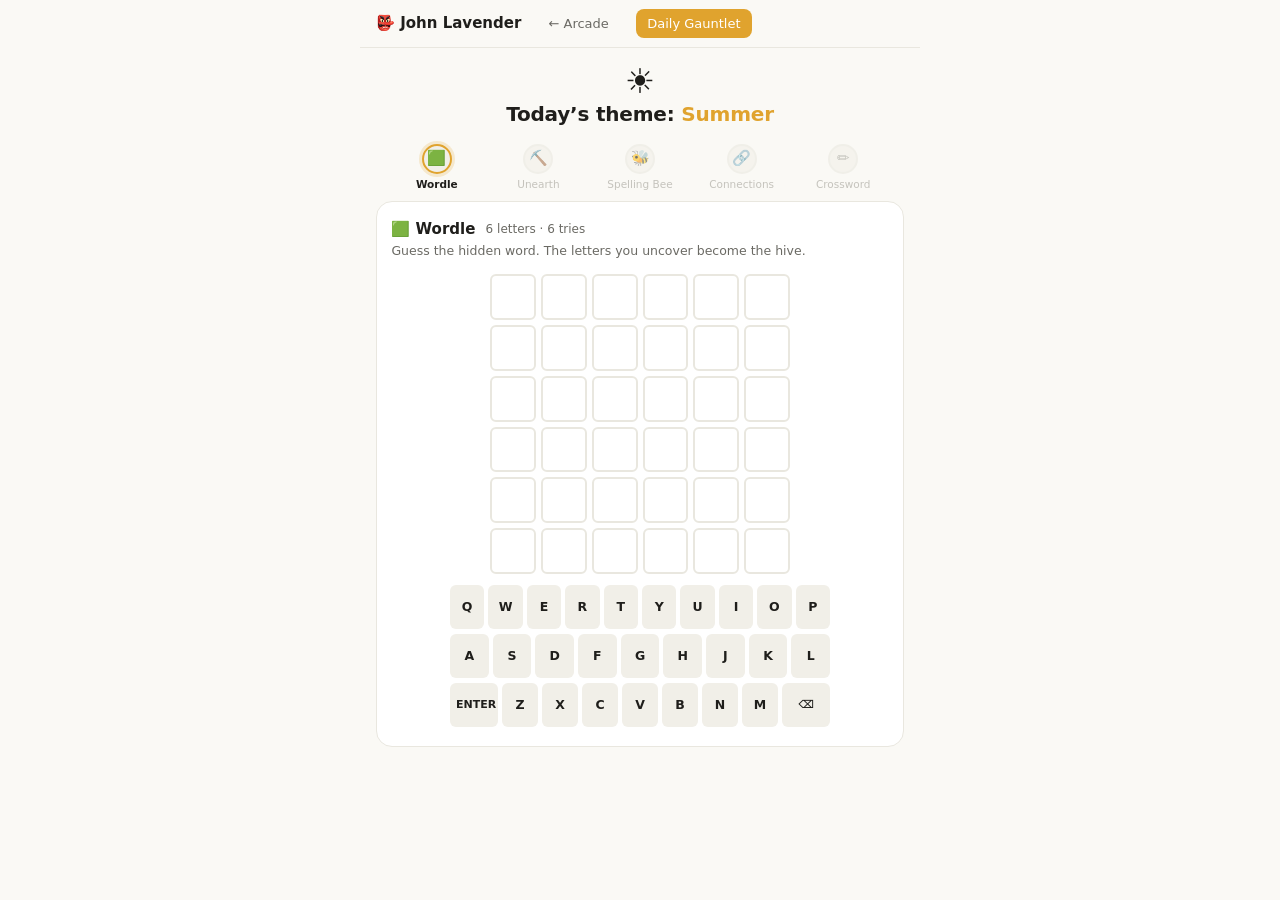
<file: trader_goblins/web/games/gauntlet/index.html>
<!doctype html>
<html lang="en">
<head>
<meta charset="utf-8">
<meta name="viewport" content="width=device-width, initial-scale=1, maximum-scale=1">
<title>Daily Gauntlet</title>
<style>
 :root{
  --bg:#faf9f5;--surface:#ffffff;--line:#e9e7df;--ink:#1f1e1b;--muted:#6b6a64;
  --faint:#9a988f;--accent:#5a8a3c;--chip:#f1efe8;
  --green:#5a8a3c;--yellow:#c9a227;--grey:#a8a69d;
  --c1:#e7c75b;--c2:#9fc356;--c3:#6aa6d6;--c4:#a986cf;}
 @media (prefers-color-scheme:dark){:root{
  --bg:#1a1916;--surface:#242320;--line:#34322d;--ink:#ecebe6;--muted:#a3a199;
  --faint:#6f6d65;--chip:#2c2b27;
  --green:#6fa84b;--yellow:#d6b13a;--grey:#56544d;}}
 *{box-sizing:border-box}
 html,body{margin:0}
 body{font-family:system-ui,-apple-system,"Segoe UI",sans-serif;background:var(--bg);
  color:var(--ink);max-width:560px;margin:0 auto;padding:0 1rem 3rem;line-height:1.5;
  -webkit-tap-highlight-color:transparent}
 a{color:var(--accent)}
 .topnav{position:sticky;top:0;z-index:30;background:var(--bg);
  margin:0 -1rem .6rem;padding:.55rem 1rem;border-bottom:1px solid var(--line)}
 .navrow{display:flex;align-items:center;gap:.5rem 1rem;flex-wrap:wrap}
 .brand{font-size:15px;font-weight:600;color:var(--ink);text-decoration:none}
 .tab{font-size:13px;color:var(--muted);text-decoration:none;padding:.3rem .7rem;border-radius:8px}
 .tab.on{background:var(--accent);color:#fff}

 /* theme header + rail */
 .hero{text-align:center;padding:.4rem 0 .2rem}
 .hero .em{font-size:34px;line-height:1}
 .hero h1{font-size:20px;margin:.1rem 0 0;letter-spacing:-.01em}
 .hero .th{color:var(--accent);font-weight:600}
 .rail{display:flex;justify-content:center;gap:.35rem;margin:.7rem 0 .3rem}
 .node{display:flex;flex-direction:column;align-items:center;gap:.2rem;flex:1;max-width:96px;
  text-decoration:none;color:var(--faint);font-size:10.5px;cursor:default}
 .node .dot{width:30px;height:30px;border-radius:50%;display:grid;place-items:center;
  background:var(--chip);border:2px solid var(--line);font-size:15px;transition:.2s}
 .node.done .dot{background:var(--accent);border-color:var(--accent);color:#fff}
 .node.active .dot{border-color:var(--accent);color:var(--accent);box-shadow:0 0 0 3px color-mix(in srgb,var(--accent) 20%,transparent)}
 .node.active{color:var(--ink);font-weight:600}
 .node.locked{opacity:.55}

 .stage{background:var(--surface);border:1px solid var(--line);border-radius:16px;
  padding:1rem .9rem 1.15rem;margin-top:.5rem}
 .stage h2{font-size:15px;margin:0 0 .15rem;display:flex;align-items:center;gap:.4rem}
 .stage .blurb{color:var(--muted);font-size:12.5px;margin:0 0 .8rem}
 .center{text-align:center}
 .btn{font:inherit;font-size:14px;font-weight:600;border:none;border-radius:10px;padding:.6rem 1.2rem;
  background:var(--accent);color:#fff;cursor:pointer}
 .btn:disabled{opacity:.4;cursor:default}
 .btn.ghost{background:var(--chip);color:var(--ink);border:1px solid var(--line)}

 /* handoff banner */
 .handoff{background:color-mix(in srgb,var(--accent) 12%,var(--surface));
  border:1px dashed var(--accent);border-radius:12px;padding:.7rem .8rem;margin:.6rem 0;
  font-size:13px;display:flex;gap:.5rem;align-items:flex-start}
 .handoff .em{font-size:18px}

 /* WORDLE */
 .wgrid{display:grid;grid-template-rows:repeat(6,1fr);gap:5px;width:min(100%,300px);margin:0 auto .7rem}
 .wrow{display:grid;grid-template-columns:repeat(6,1fr);gap:5px}
 .wtile{aspect-ratio:1;display:grid;place-items:center;font-size:18px;font-weight:700;text-transform:uppercase;
  border:2px solid var(--line);border-radius:6px;color:var(--ink)}
 .wtile.filled{border-color:var(--faint)}
 .wtile.green{background:var(--green);border-color:var(--green);color:#fff}
 .wtile.yellow{background:var(--yellow);border-color:var(--yellow);color:#fff}
 .wtile.grey{background:var(--grey);border-color:var(--grey);color:#fff}

 /* shared on-screen keyboard */
 .kb{display:flex;flex-direction:column;gap:5px;max-width:380px;margin:0 auto}
 .kbrow{display:flex;justify-content:center;gap:4px}
 .key{font:inherit;font-weight:600;font-size:12.5px;border:none;border-radius:6px;background:var(--chip);
  color:var(--ink);height:44px;min-width:26px;flex:1;cursor:pointer;text-transform:uppercase}
 .key.wide{flex:1.5;font-size:11px}
 .key.green{background:var(--green);color:#fff}
 .key.yellow{background:var(--yellow);color:#fff}
 .key.grey{background:var(--grey);color:#fff}

 /* SPELLING BEE */
 .bee-input{height:30px;text-align:center;font-size:20px;font-weight:700;text-transform:uppercase;
  letter-spacing:2px;margin:.2rem 0}
 .bee-input .cur{border-bottom:2px solid var(--accent)}
 .hive{width:230px;margin:.4rem auto;position:relative;height:210px}
 .cell{position:absolute;width:64px;height:72px;left:50%;top:50%;cursor:pointer;
  clip-path:polygon(50% 0,100% 25%,100% 75%,50% 100%,0 75%,0 25%);
  background:var(--chip);display:grid;place-items:center;font-size:22px;font-weight:700;
  transform:translate(-50%,-50%);transition:transform .08s}
 .cell.mid{background:var(--accent);color:#fff;z-index:2}
 .cell.bonus{background:color-mix(in srgb,var(--accent) 26%,var(--chip))}
 .cell:active{transform:translate(-50%,-50%) scale(.92)}

 /* UNEARTH */
 .un-card{border:1px solid var(--line);border-radius:12px;padding:.7rem;margin:.5rem 0}
 .un-clue{font-size:13px;margin:0 0 .55rem}
 .un-slots{display:flex;gap:5px;justify-content:center;margin-bottom:.55rem}
 .un-slot{width:38px;height:42px;border:2px dashed var(--line);border-radius:6px;display:grid;place-items:center;
  font-size:18px;font-weight:700;text-transform:uppercase}
 .un-slot.filled{border-style:solid;border-color:var(--faint)}
 .un-slot.key{border-color:var(--accent);background:color-mix(in srgb,var(--accent) 18%,transparent)}
 .un-bank{display:flex;gap:5px;justify-content:center;flex-wrap:wrap}
 .un-tile{width:38px;height:42px;border-radius:6px;background:var(--chip);display:grid;place-items:center;
  font-size:18px;font-weight:700;cursor:pointer;text-transform:uppercase;transition:transform .08s}
 .un-tile:active{transform:scale(.92)}
 .un-tile.used{opacity:.25;pointer-events:none}
 .un-solved{color:var(--accent);font-weight:600;font-size:13px;text-align:center;margin:.4rem 0 0}
 .choice{margin-top:.9rem;border-top:1px solid var(--line);padding-top:.8rem}
 .choice-q{font-size:13px;text-align:center;margin:0 0 .6rem;color:var(--ink)}
 .choice-row{display:flex;justify-content:center;gap:1rem}
 .choice-lt{font:inherit;font-weight:800;font-size:30px;width:72px;height:80px;cursor:pointer;color:var(--ink);
  clip-path:polygon(50% 0,100% 25%,100% 75%,50% 100%,0 75%,0 25%);border:none;
  background:var(--chip);transition:transform .1s,background .1s}
 .choice-lt:hover{background:color-mix(in srgb,var(--accent) 30%,var(--chip));transform:scale(1.06)}
 .tray{display:flex;gap:.4rem;justify-content:center;align-items:center;margin:.3rem 0 .5rem;font-size:13px;color:var(--muted)}
 .tray .lt{width:30px;height:34px;border-radius:6px;border:2px solid var(--line);display:grid;place-items:center;
  font-weight:700;color:var(--faint)}
 .tray .lt.got{border-color:var(--accent);background:color-mix(in srgb,var(--accent) 18%,transparent);color:var(--ink)}
 .bee-controls{display:flex;justify-content:center;gap:.5rem;margin-top:.3rem}
 .progressbar{height:8px;background:var(--chip);border-radius:5px;margin:.5rem 0 .2rem;overflow:hidden}
 .progressbar > i{display:block;height:100%;background:var(--accent);width:0;transition:width .3s}
 .rank{font-size:12px;color:var(--muted);text-align:center}
 .found{display:flex;flex-wrap:wrap;gap:.3rem;margin-top:.5rem;justify-content:center}
 .found span{font-size:12px;background:var(--chip);border-radius:6px;padding:.15rem .45rem;text-transform:lowercase}
 .found span.pan{background:var(--yellow);color:#fff;font-weight:700}

 /* CONNECTIONS */
 .cgrid{display:grid;grid-template-columns:repeat(4,1fr);gap:6px;margin:.4rem 0 .6rem}
 .ctile{aspect-ratio:1.35;display:grid;place-items:center;text-align:center;border-radius:8px;
  background:var(--chip);font-size:11px;font-weight:700;text-transform:uppercase;cursor:pointer;
  padding:2px;user-select:none;transition:transform .08s}
 .ctile.sel{background:var(--ink);color:var(--bg)}
 .ctile:active{transform:scale(.95)}
 .solved{grid-column:1/-1;border-radius:8px;padding:.5rem;text-align:center;color:#3a3a2a}
 .solved b{display:block;font-size:12px;text-transform:uppercase;letter-spacing:.04em}
 .solved span{font-size:12px}
 .lives{display:flex;justify-content:center;gap:.4rem;align-items:center;font-size:12px;color:var(--muted)}
 .lives .pip{width:9px;height:9px;border-radius:50%;background:var(--accent)}
 .lives .pip.gone{background:var(--line)}
 .cbtns{display:flex;justify-content:center;gap:.5rem;margin-top:.6rem}

 /* CROSSWORD */
 .cw-wrap{display:flex;flex-direction:column;align-items:center;gap:.5rem}
 .cw{display:grid;gap:2px;background:var(--ink);border:2px solid var(--ink);border-radius:4px}
 .cwc{width:46px;height:46px;background:var(--surface);position:relative;display:grid;place-items:center;
  font-size:20px;font-weight:700;text-transform:uppercase;cursor:pointer}
 .cwc.hl{background:color-mix(in srgb,var(--yellow) 35%,var(--surface))}
 .cwc.cur{background:color-mix(in srgb,var(--accent) 30%,var(--surface))}
 .cwc .n{position:absolute;top:1px;left:2px;font-size:9px;font-weight:600;color:var(--muted)}
 .cwc.bad{color:#c0392b}
 .clue-now{font-size:13px;text-align:center;min-height:34px;background:var(--chip);
  border-radius:8px;padding:.4rem .6rem;width:100%}
 .clue-now b{color:var(--accent)}

 .finale{text-align:center;padding:1.4rem .5rem}
 .finale .em{font-size:48px}
 .finale h2{margin:.3rem 0}
 .toast{position:fixed;left:50%;bottom:18px;transform:translateX(-50%);background:var(--ink);color:var(--bg);
  padding:.55rem .9rem;border-radius:10px;font-size:13px;opacity:0;transition:opacity .2s;pointer-events:none;z-index:50}
 .toast.show{opacity:.95}
 .hidden{display:none!important}
</style>
</head>
<body>
<nav class="topnav"><div class="navrow">
 <a class="brand" href="/">&#128122; John Lavender</a>
 <a class="tab" href="/games">&larr; Arcade</a>
 <a class="tab on" href="#">Daily Gauntlet</a>
</div></nav>

<div class="hero">
 <div class="em" id="hero-em">🌱</div>
 <h1>Today’s theme: <span class="th" id="hero-theme">…</span></h1>
</div>

<div class="rail" id="rail"></div>
<div id="stage"></div>

<div class="toast" id="toast"></div>

<script>
"use strict";
(function(){
const STAGES = ["wordle","unearth","bee","connections","crossword"];
const LABELS  = {wordle:"Wordle", unearth:"Unearth", bee:"Spelling Bee", connections:"Connections", crossword:"Crossword"};
const ICONS   = {wordle:"🟩", unearth:"⛏️", bee:"🐝", connections:"🔗", crossword:"✏️"};
const SKEY = "tg_gauntlet";   // tg_ prefix => never namespaced by the arcade shell
const $ = (s,r)=>(r||document).querySelector(s);
const el = (t,c,h)=>{const e=document.createElement(t); if(c)e.className=c; if(h!=null)e.innerHTML=h; return e;};
const stageEl = $("#stage");
let DAY=null, prog=null;

function load(){ try{return JSON.parse(localStorage.getItem(SKEY))||{};}catch(e){return {};} }
function save(){ localStorage.setItem(SKEY, JSON.stringify(prog)); }
function toast(msg){ const t=$("#toast"); t.textContent=msg; t.classList.add("show"); clearTimeout(t._t); t._t=setTimeout(()=>t.classList.remove("show"),1600); }

function reachedIdx(){ // first not-done stage
  for(let i=0;i<STAGES.length;i++) if(!prog.done[STAGES[i]]) return i;
  return STAGES.length-1;
}
function renderRail(){
  const rail=$("#rail"); rail.innerHTML=""; const cur=reachedIdx();
  STAGES.forEach((s,i)=>{
    const done=prog.done[s], active=(i===cur)&&!done;
    const n=el("a","node "+(done?"done":active?"active":(i>cur?"locked":"")));
    n.innerHTML=`<span class="dot">${done?"✓":ICONS[s]}</span><span>${LABELS[s]}</span>`;
    if(done||active){ n.href="#"; n.style.cursor="pointer";
      n.onclick=(e)=>{e.preventDefault(); openStage(i);}; }
    rail.appendChild(n);
  });
}

function completeStage(s, handoff){
  prog.done[s]=true; save(); renderRail();
  const idx=STAGES.indexOf(s);
  if(idx<STAGES.length-1){ openStage(idx+1, handoff); }
  else { renderFinale(); }
}

function openStage(i, handoff){
  const s=STAGES[i];
  stageEl.innerHTML="";
  const wrap=el("div","stage");
  stageEl.appendChild(wrap);
  if(handoff){
    const h=el("div","handoff",`<span class="em">↳</span><span>${handoff}</span>`);
    wrap.appendChild(h);
  }
  ({wordle:mountWordle, unearth:mountUnearth, bee:mountBee, connections:mountConnections, crossword:mountCrossword})[s](wrap, i);
  if(window.scrollY>0) wrap.scrollIntoView({behavior:"smooth",block:"start"});
}

/* ───────────────────────── WORDLE ───────────────────────── */
function mountWordle(wrap){
  const ans=DAY.wordle.answer.toUpperCase(), N=ans.length, ROWS=6;
  wrap.appendChild(el("h2",null,`🟩 Wordle <span style="font-weight:400;color:var(--muted);font-size:12px">&nbsp;${N} letters · 6 tries</span>`));
  wrap.appendChild(el("p","blurb","Guess the hidden word. The letters you uncover become the hive."));
  const grid=el("div","wgrid"); grid.style.maxWidth=(N*52)+"px";
  const tiles=[];
  for(let r=0;r<ROWS;r++){ const row=el("div","wrow"); row.style.gridTemplateColumns=`repeat(${N},1fr)`;
    const tr=[]; for(let c=0;c<N;c++){const t=el("div","wtile"); row.appendChild(t); tr.push(t);} tiles.push(tr); grid.appendChild(row);}
  wrap.appendChild(grid);
  const kb=buildKeyboard(wrap, onKey);
  let row=0, col=0, over=false; const keyState={};

  function onKey(k){
    if(over) return;
    if(k==="ENTER"){ submit(); return; }
    if(k==="DEL"){ if(col>0){col--; tiles[row][col].textContent=""; tiles[row][col].classList.remove("filled");} return; }
    if(/^[A-Z]$/.test(k) && col<N){ tiles[row][col].textContent=k; tiles[row][col].classList.add("filled"); col++; }
  }
  function submit(){
    if(col<N){ toast("Not enough letters"); return; }
    const guess=tiles[row].map(t=>t.textContent).join("");
    // score
    const res=new Array(N).fill("grey"); const pool={};
    for(let i=0;i<N;i++){ if(guess[i]===ans[i]){res[i]="green";} else {pool[ans[i]]=(pool[ans[i]]||0)+1;} }
    for(let i=0;i<N;i++){ if(res[i]==="green")continue; if(pool[guess[i]]>0){res[i]="yellow"; pool[guess[i]]--;} }
    for(let i=0;i<N;i++){ const t=tiles[row][i]; t.classList.add(res[i]);
      const cur=keyState[guess[i]]; const rank={grey:0,yellow:1,green:2};
      if(!cur||rank[res[i]]>rank[cur]){ keyState[guess[i]]=res[i]; paintKey(guess[i],res[i]); } }
    if(guess===ans){ over=true; setTimeout(win,350); return; }
    row++; col=0;
    if(row>=ROWS){ over=true; revealAnswer(); }
  }
  function revealAnswer(){
    const last=tiles[ROWS-1]; for(let i=0;i<N;i++){last[i].textContent=ans[i]; last[i].className="wtile green";}
    toast("The word was "+ans);
    setTimeout(win,700);
  }
  function win(){
    kb.remove();
    const done=el("div","center");
    done.appendChild(el("p",null,`<b style="font-size:18px;letter-spacing:3px">${ans}</b>`));
    const b=el("button","btn",`Open the hive →`); b.onclick=()=>completeStage("wordle", DAY.wordle.handoff);
    done.appendChild(b); wrap.appendChild(done);
  }
  function paintKey(k,st){ const btn=kb.querySelector(`[data-k="${k}"]`); if(!btn)return; btn.classList.remove("green","yellow","grey"); btn.classList.add(st); }
}

function buildKeyboard(wrap, handler){
  const rows=["QWERTYUIOP","ASDFGHJKL","ZXCVBNM"];
  const kb=el("div","kb");
  rows.forEach((r,ri)=>{ const row=el("div","kbrow");
    if(ri===2){ const e=el("button","key wide","Enter"); e.dataset.k="ENTER"; e.onclick=()=>handler("ENTER"); row.appendChild(e); }
    r.split("").forEach(ch=>{ const b=el("button","key",ch); b.dataset.k=ch; b.onclick=()=>handler(ch); row.appendChild(b); });
    if(ri===2){ const d=el("button","key wide","⌫"); d.dataset.k="DEL"; d.onclick=()=>handler("DEL"); row.appendChild(d); }
    kb.appendChild(row);
  });
  wrap.appendChild(kb);
  const phys=(e)=>{ let k=e.key.toUpperCase(); if(k==="BACKSPACE")k="DEL"; if(k==="ENTER"||k==="DEL"||/^[A-Z]$/.test(k)){handler(k);} };
  document.addEventListener("keydown", phys); kb._phys=phys;
  const obs=new MutationObserver(()=>{ if(!document.body.contains(kb)){document.removeEventListener("keydown",phys); obs.disconnect();} });
  obs.observe(document.body,{childList:true,subtree:true});
  return kb;
}

/* ───────────────────────── UNEARTH (anagram digs) ───────────────────────── */
function mountUnearth(wrap){
  const U=DAY.unearth, puzzles=U.puzzles;
  wrap.appendChild(el("h2",null,`⛏️ Unearth <span style="font-weight:400;color:var(--muted);font-size:12px">&nbsp;2 bonus letters</span>`));
  wrap.appendChild(el("p","blurb",U.intro));
  // tray of awarded letters
  const tray=el("div","tray","Joining the hive: ");
  const trayLts=puzzles.map(p=>{ const k=el("div","lt","?"); tray.appendChild(k); return k; });
  wrap.appendChild(tray);
  let solvedCount=0;
  puzzles.forEach((p,pi)=>{
    const ans=p.answer.toUpperCase(), keyLt=ans[p.key];
    const card=el("div","un-card");
    card.appendChild(el("p","un-clue",`<b>${pi+1}.</b> ${p.clue} <span style="color:var(--faint)">(${ans.length})</span>`));
    const slotRow=el("div","un-slots"); const slots=[];
    for(let i=0;i<ans.length;i++){ const sl=el("div","un-slot"+(i===p.key?" key":"")); slotRow.appendChild(sl); slots.push(sl); }
    card.appendChild(slotRow);
    const bank=el("div","un-bank"); const tiles=[];
    const scrambled=shuffleSeeded(ans.split(""), 13+pi*5);
    scrambled.forEach((ch,i)=>{ const t=el("div","un-tile",ch); t._ch=ch; bank.appendChild(t); tiles.push(t); });
    card.appendChild(bank); wrap.appendChild(card);
    let placed=[];   // {tile, slotIdx}
    function refresh(){
      slots.forEach((s,i)=>{ const p2=placed.find(x=>x.slotIdx===i);
        s.textContent=p2?p2.tile._ch:""; s.classList.toggle("filled",!!p2); });
    }
    tiles.forEach(t=>{ t.onclick=()=>{ if(t.classList.contains("used"))return;
      const next=placed.length; if(next>=ans.length)return;
      t.classList.add("used"); placed.push({tile:t,slotIdx:next}); refresh();
      if(placed.length===ans.length) checkWord(); }; });
    slots.forEach((s,i)=>{ s.onclick=()=>{ const idx=placed.findIndex(x=>x.slotIdx===i); if(idx<0)return;
      placed[idx].tile.classList.remove("used"); placed.splice(idx,1);
      placed.forEach((x,j)=>x.slotIdx=j); refresh(); }; });
    function checkWord(){
      const guess=placed.sort((a,b)=>a.slotIdx-b.slotIdx).map(x=>x.tile._ch).join("");
      if(guess===ans){
        bank.remove();
        const ok=el("p","un-solved",`✓ ${ans} — the ${keyLt} drops into the hive`);
        card.appendChild(ok);
        slots[p.key].classList.add("key"); slots[p.key].textContent=keyLt;
        trayLts[pi].textContent=keyLt; trayLts[pi].classList.add("got");
        solvedCount++; if(solvedCount===puzzles.length) finish();
      } else {
        toast("Not it — try again"); placed.forEach(x=>x.tile.classList.remove("used")); placed=[]; refresh();
      }
    }
  });
  function finish(){
    const candidates=puzzles.map(p=>p.answer.toUpperCase()[p.key]);   // [S, T]
    const ch=el("div","choice");
    ch.appendChild(el("p","choice-q",U.choicePrompt||"Plant one letter."));
    const row=el("div","choice-row");
    candidates.forEach(L=>{ const b=el("button","choice-lt",L);
      b.onclick=()=>{ prog.choice=L; save();
        completeStage("unearth", `You planted <b>${L}</b>. Seven letters now — a full flower.`); };
      row.appendChild(b); });
    ch.appendChild(row); wrap.appendChild(ch);
    ch.scrollIntoView({behavior:"smooth",block:"nearest"});
  }
}

/* ───────────────────────── SPELLING BEE ───────────────────────── */
function mountBee(wrap){
  const B=DAY.bee, center=B.center.toUpperCase();
  const P0=DAY.unearth.puzzles[0];
  const wordleLetters=[...new Set(DAY.wordle.answer.toUpperCase().split(""))];
  const chosen=(prog.choice||P0.answer.toUpperCase()[P0.key]).toUpperCase();   // the planted 7th letter
  const letters=[...new Set([...wordleLetters, chosen])];                       // exactly 7
  const set7=new Set(letters);
  const buildable=w=>w.split("").every(ch=>set7.has(ch));
  const valid=new Set(B.words.map(w=>w.toUpperCase()).filter(w=>w.includes(center)&&buildable(w)));
  const isPangram=w=>(new Set(w).size===letters.length)&&buildable(w);          // uses all 7
  const target=B.target||Math.ceil(valid.size*0.45);
  wrap.appendChild(el("h2",null,`🐝 Spelling Bee`));
  wrap.appendChild(el("p","blurb",`Every word uses the center letter <b>${center}</b>. The outlined tile is the letter you planted (<b>${chosen}</b>). Find <b>${target}</b> to open the gate; a pangram uses all seven.`));
  const inp=el("div","bee-input"); wrap.appendChild(inp);
  const hive=el("div","hive");
  // gap-free 7-cell flower (2-3-2): centre + 6 petals, pointy-top hexes.
  const W=62, H=54;
  const centerPos=[0,0];
  const slots=[[-W/2,-H],[W/2,-H],[-W,0],[W,0],[-W/2,H],[W/2,H]];   // 6 petals
  const bonus=new Set([chosen]);
  const others=letters.filter(l=>l!==center);                       // 6 petal letters
  let shuffleOrder=others.slice();
  function drawHive(){
    hive.innerHTML="";
    const mk=(l,x,y,cls)=>{ const c=el("div","cell"+cls,l);
      c.style.left=`calc(50% + ${x}px)`; c.style.top=`calc(50% + ${y}px)`; c.onclick=()=>add(l); hive.appendChild(c); };
    mk(center, centerPos[0], centerPos[1], " mid");
    shuffleOrder.forEach((l,i)=>{ const[x,y]=slots[i]; mk(l,x,y, bonus.has(l)?" bonus":""); });
  }
  wrap.appendChild(hive); drawHive();
  const ctr=el("div","bee-controls");
  const del=el("button","btn ghost","Delete"); const sh=el("button","btn ghost","↻ Shuffle"); const ent=el("button","btn","Enter");
  ctr.append(del,sh,ent); wrap.appendChild(ctr);
  const bar=el("div","progressbar","<i></i>"); wrap.appendChild(bar);
  const rank=el("div","rank"); wrap.appendChild(rank);
  const foundWrap=el("div","found"); wrap.appendChild(foundWrap);

  let cur=""; const found=new Set();
  function render(){ inp.innerHTML = cur.split("").map(ch=>letters.includes(ch)?`<span>${ch}</span>`:`<span style="color:var(--faint)">${ch}</span>`).join("")+'<span class="cur">&nbsp;</span>'; }
  function add(l){ cur+=l; render(); }
  del.onclick=()=>{ cur=cur.slice(0,-1); render(); };
  sh.onclick=()=>{ shuffleOrder=shuffleSeeded(shuffleOrder, cur.length+found.size); drawHive(); };
  ent.onclick=submit;
  function submit(){
    const w=cur.toUpperCase(); cur=""; render();
    if(w.length<4){ toast("Too short"); return; }
    if(!w.includes(center)){ toast("Missing center letter"); return; }
    if(found.has(w)){ toast("Already found"); return; }
    if(!valid.has(w)){ toast("Not in word list"); return; }
    found.add(w);
    const pan=isPangram(w);
    const tag=el("span",pan?"pan":null,w); foundWrap.appendChild(tag);
    toast(pan?"Pangram! 🎉":"+"+w.length);
    update();
  }
  function update(){
    const pct=Math.min(100, Math.round(found.size/target*100));
    $("i",bar).style.width=pct+"%";
    rank.textContent = found.size>=target ? "Gate open ✓" : `${found.size} / ${target} words`;
    if(found.size>=target && !$(".btn.unlock",wrap)){
      const b=el("button","btn unlock","To the beds →"); b.style.marginTop=".6rem"; b.style.display="block"; b.style.margin=".6rem auto 0";
      b.onclick=()=>completeStage("bee", DAY.bee.handoff); wrap.appendChild(b);
    }
  }
  render(); update();
  const phys=(e)=>{ let k=e.key.toUpperCase(); if(k==="BACKSPACE"){cur=cur.slice(0,-1);render();}
    else if(k==="ENTER")submit(); else if(/^[A-Z]$/.test(k)&&letters.includes(k))add(k); };
  document.addEventListener("keydown",phys);
  const obs=new MutationObserver(()=>{ if(!document.body.contains(hive)){document.removeEventListener("keydown",phys); obs.disconnect();} });
  obs.observe(document.body,{childList:true,subtree:true});
}
function shuffleSeeded(arr, seed){ const a=arr.slice(); let s=seed*9301+49297;
  for(let i=a.length-1;i>0;i--){ s=(s*9301+49297)%233280; const j=Math.floor(s/233280*(i+1)); [a[i],a[j]]=[a[j],a[i]]; } return a; }

/* ───────────────────────── CONNECTIONS ───────────────────────── */
function mountConnections(wrap){
  const groups=DAY.connections.groups.map((g,i)=>({...g, color:["var(--c1)","var(--c2)","var(--c3)","var(--c4)"][ (g.level||i+1)-1 ]}));
  wrap.appendChild(el("h2",null,`🔗 Connections`));
  wrap.appendChild(el("p","blurb","Sort the sixteen words into four secret groups of four."));
  const solvedWrap=el("div"); wrap.appendChild(solvedWrap);
  const grid=el("div","cgrid"); wrap.appendChild(grid);
  const lives=el("div","lives"); wrap.appendChild(lives);
  const btns=el("div","cbtns");
  const deselect=el("button","btn ghost","Deselect"); const submit=el("button","btn","Submit"); submit.disabled=true;
  btns.append(deselect,submit); wrap.appendChild(btns);

  let pool=[]; groups.forEach(g=>g.words.forEach(w=>pool.push({w:w.toUpperCase(),g})));
  pool=shuffleSeeded(pool, 7);
  let mistakes=0; const solved=[]; let sel=[];
  function drawLives(){ lives.innerHTML="Mistakes left: "; for(let i=0;i<4;i++){const p=el("span","pip"+(i<mistakes?" gone":"")); lives.appendChild(p);} }
  function drawGrid(){
    grid.innerHTML="";
    pool.forEach(item=>{ const t=el("div","ctile"+(sel.includes(item)?" sel":""), item.w);
      t.onclick=()=>{ const k=sel.indexOf(item);
        if(k>=0)sel.splice(k,1); else if(sel.length<4)sel.push(item);
        submit.disabled=sel.length!==4; drawGrid(); };
      grid.appendChild(t); });
  }
  function drawSolved(){
    solvedWrap.innerHTML="";
    solved.forEach(g=>{ const s=el("div","solved"); s.style.background=g.color;
      s.innerHTML=`<b>${g.emoji||""} ${g.name}</b><span>${g.words.join(", ")}</span>`; solvedWrap.appendChild(s); });
  }
  deselect.onclick=()=>{ sel=[]; submit.disabled=true; drawGrid(); };
  submit.onclick=()=>{
    const g=sel[0].g; const all=sel.every(x=>x.g===g);
    if(all){
      solved.push(g); pool=pool.filter(x=>x.g!==g); sel=[]; submit.disabled=true;
      drawSolved(); drawGrid();
      if(solved.length===4) finishWin();
    } else {
      const cnt={}; sel.forEach(x=>cnt[x.g.name]=(cnt[x.g.name]||0)+1);
      const near=Math.max(...Object.values(cnt))===3;
      mistakes++; drawLives(); toast(near?"One away…":"Not a group");
      sel=[]; submit.disabled=true; drawGrid();
      if(mistakes>=4) finishLose();
    }
  };
  function finishWin(){ btns.remove(); const b=el("button","btn","To the gate →"); b.style.margin=".6rem auto 0"; b.style.display="block";
    b.onclick=()=>completeStage("connections", DAY.connections.handoff); wrap.appendChild(b); }
  function finishLose(){ // reveal then allow continue (home-game friendly)
    groups.forEach(g=>{ if(!solved.includes(g)) solved.push(g); }); pool=[]; drawSolved(); drawGrid();
    btns.remove(); toast("Here’s the solution"); const b=el("button","btn","To the gate →"); b.style.margin=".6rem auto 0"; b.style.display="block";
    b.onclick=()=>completeStage("connections", DAY.connections.handoff); wrap.appendChild(b);
  }
  drawLives(); drawGrid();
}

/* ───────────────────────── CROSSWORD ───────────────────────── */
function mountCrossword(wrap){
  const C=DAY.crossword, n=C.size, sol=C.grid.map(r=>r.map(c=>c.toUpperCase()));
  wrap.appendChild(el("h2",null,`✏️ Mini Crossword`));
  wrap.appendChild(el("p","blurb","The final knot. Fill every square to finish."));
  // numbering
  const num=Array.from({length:n},()=>Array(n).fill(0)); let k=1;
  const acrossOf={}, downOf={};
  for(let r=0;r<n;r++)for(let c=0;c<n;c++){
    const startA=(c===0)|| false, startD=(r===0)|| false; // full square: across starts at col0, down at row0
    if((c===0)||(r===0)){ num[r][c]=k; if(c===0)acrossOf[k]={r,c}; if(r===0)downOf[k]={r,c}; k++; }
  }
  const wrapcw=el("div","cw-wrap");
  const clueNow=el("div","clue-now");
  const cw=el("div","cw"); cw.style.gridTemplateColumns=`repeat(${n},46px)`;
  const cells=Array.from({length:n},()=>Array(n));
  for(let r=0;r<n;r++)for(let c=0;c<n;c++){
    const cell=el("div","cwc"); if(num[r][c])cell.appendChild(el("span","n",num[r][c]));
    const inp=el("span"); inp.textContent=""; cell.appendChild(inp); cell._inp=inp;
    cell.onclick=()=>{ if(cur.r===r&&cur.c===c){dir=dir==="A"?"D":"A";} cur={r,c}; render(); };
    cw.appendChild(cell); cells[r][c]=cell;
  }
  wrapcw.append(cw, clueNow); wrap.appendChild(wrapcw);
  const kb=buildKeyboard(wrap, onKey);

  let cur={r:0,c:0}, dir="A";
  function clueFor(r,c,d){
    if(d==="A"){ let cc=c; while(cc>0)cc--; const nn=num[r][0]; return C.across[nn]?{n:nn,text:C.across[nn]}:null; }
    else { const nn=num[0][c]; return C.down[nn]?{n:nn,text:C.down[nn]}:null; }
  }
  function render(){
    for(let r=0;r<n;r++)for(let c=0;c<n;c++) cells[r][c].classList.remove("hl","cur");
    // highlight current word
    if(dir==="A"){ for(let c=0;c<n;c++) cells[cur.r][c].classList.add("hl"); }
    else { for(let r=0;r<n;r++) cells[r][cur.c].classList.add("hl"); }
    cells[cur.r][cur.c].classList.add("cur");
    const cl=clueFor(cur.r,cur.c,dir);
    clueNow.innerHTML = cl?`<b>${cl.n} ${dir==="A"?"Across":"Down"}.</b> ${cl.text}`:"";
  }
  function advance(){ if(dir==="A"){ if(cur.c<n-1)cur.c++; } else { if(cur.r<n-1)cur.r++; } }
  function onKey(key){
    if(key==="DEL"){ const cell=cells[cur.r][cur.c]; if(cell._inp.textContent){cell._inp.textContent="";cell.classList.remove("bad");}
      else { if(dir==="A"&&cur.c>0)cur.c--; else if(dir==="D"&&cur.r>0)cur.r--; cells[cur.r][cur.c]._inp.textContent=""; } render(); return; }
    if(key==="ENTER"){ dir=dir==="A"?"D":"A"; render(); return; }
    if(/^[A-Z]$/.test(key)){ cells[cur.r][cur.c]._inp.textContent=key; cells[cur.r][cur.c].classList.remove("bad"); advance(); render(); check(); }
  }
  function check(){
    let full=true, ok=true;
    for(let r=0;r<n;r++)for(let c=0;c<n;c++){ const v=cells[r][c]._inp.textContent; if(!v){full=false;} else if(v!==sol[r][c]){ok=false;} }
    if(full){ if(ok){ win(); } else { // mark wrong cells softly
      for(let r=0;r<n;r++)for(let c=0;c<n;c++){ const v=cells[r][c]._inp.textContent; cells[r][c].classList.toggle("bad", v&&v!==sol[r][c]); }
      toast("Something’s off"); } }
  }
  function win(){ kb.remove(); for(let r=0;r<n;r++)for(let c=0;c<n;c++)cells[r][c].classList.remove("bad","hl","cur");
    const b=el("button","btn","Complete the gauntlet →"); b.style.margin=".8rem auto 0"; b.style.display="block";
    b.onclick=()=>completeStage("crossword", null); wrapcw.appendChild(b); }
  render();
}

/* ───────────────────────── FINALE ───────────────────────── */
function renderFinale(){
  stageEl.innerHTML="";
  const f=el("div","stage finale");
  f.innerHTML=`<div class="em">${DAY.emoji}</div><h2>${DAY.theme} complete</h2>
   <p style="color:var(--muted);font-size:13.5px">${DAY.crossword.finale||""}</p>`;
  const row=el("div"); row.style.marginTop=".6rem";
  const a=el("a","btn","Back to the arcade"); a.href="/games"; a.style.textDecoration="none";
  row.appendChild(a); f.appendChild(row);
  const rep=el("button","btn ghost","Play again"); rep.style.marginTop=".5rem";
  rep.onclick=()=>{ prog={slot:prog.slot, done:{}}; save(); renderRail(); openStage(0); };
  f.appendChild(rep);
  stageEl.appendChild(f);
}

/* ───────────────────────── BOOT ───────────────────────── */
fetch("pack.json").then(r=>r.json()).then(pack=>{
  const days=pack.days, qs=new URLSearchParams(location.search), wrap=i=>((i%days.length)+days.length)%days.length;
  // `slot` identifies THIS playthrough so progress resumes within a day but each
  // calendar day starts fresh — even when a theme recurs (the rotation repeats every
  // days.length days, so keying on theme id would wrongly show an old finished day).
  let slot;
  if(qs.get("day")){ DAY=days.find(d=>d.id===qs.get("day"))||days[0]; slot="day:"+DAY.id; }
  else if(qs.get("n")!=null){ const idx=wrap(+qs.get("n")); DAY=days[idx]; slot="n:"+idx; }
  else { const epochDays=Math.floor(Date.now()/86400000); DAY=days[wrap(epochDays)]; slot="date:"+epochDays; }
  document.documentElement.style.setProperty("--accent", DAY.accent||"#5a8a3c");
  $("#hero-em").textContent=DAY.emoji;
  $("#hero-theme").textContent=DAY.theme;
  const saved=load();
  prog = (saved.slot===slot) ? saved : {slot, done:{}};
  if(!prog.done) prog.done={};
  save(); renderRail();
  if(STAGES.every(s=>prog.done[s])) renderFinale(); else openStage(reachedIdx());
}).catch(e=>{ stageEl.innerHTML=`<div class="stage">Couldn’t load today’s puzzle. (${e})</div>`; });
})();
</script>
</body>
</html>
</file>
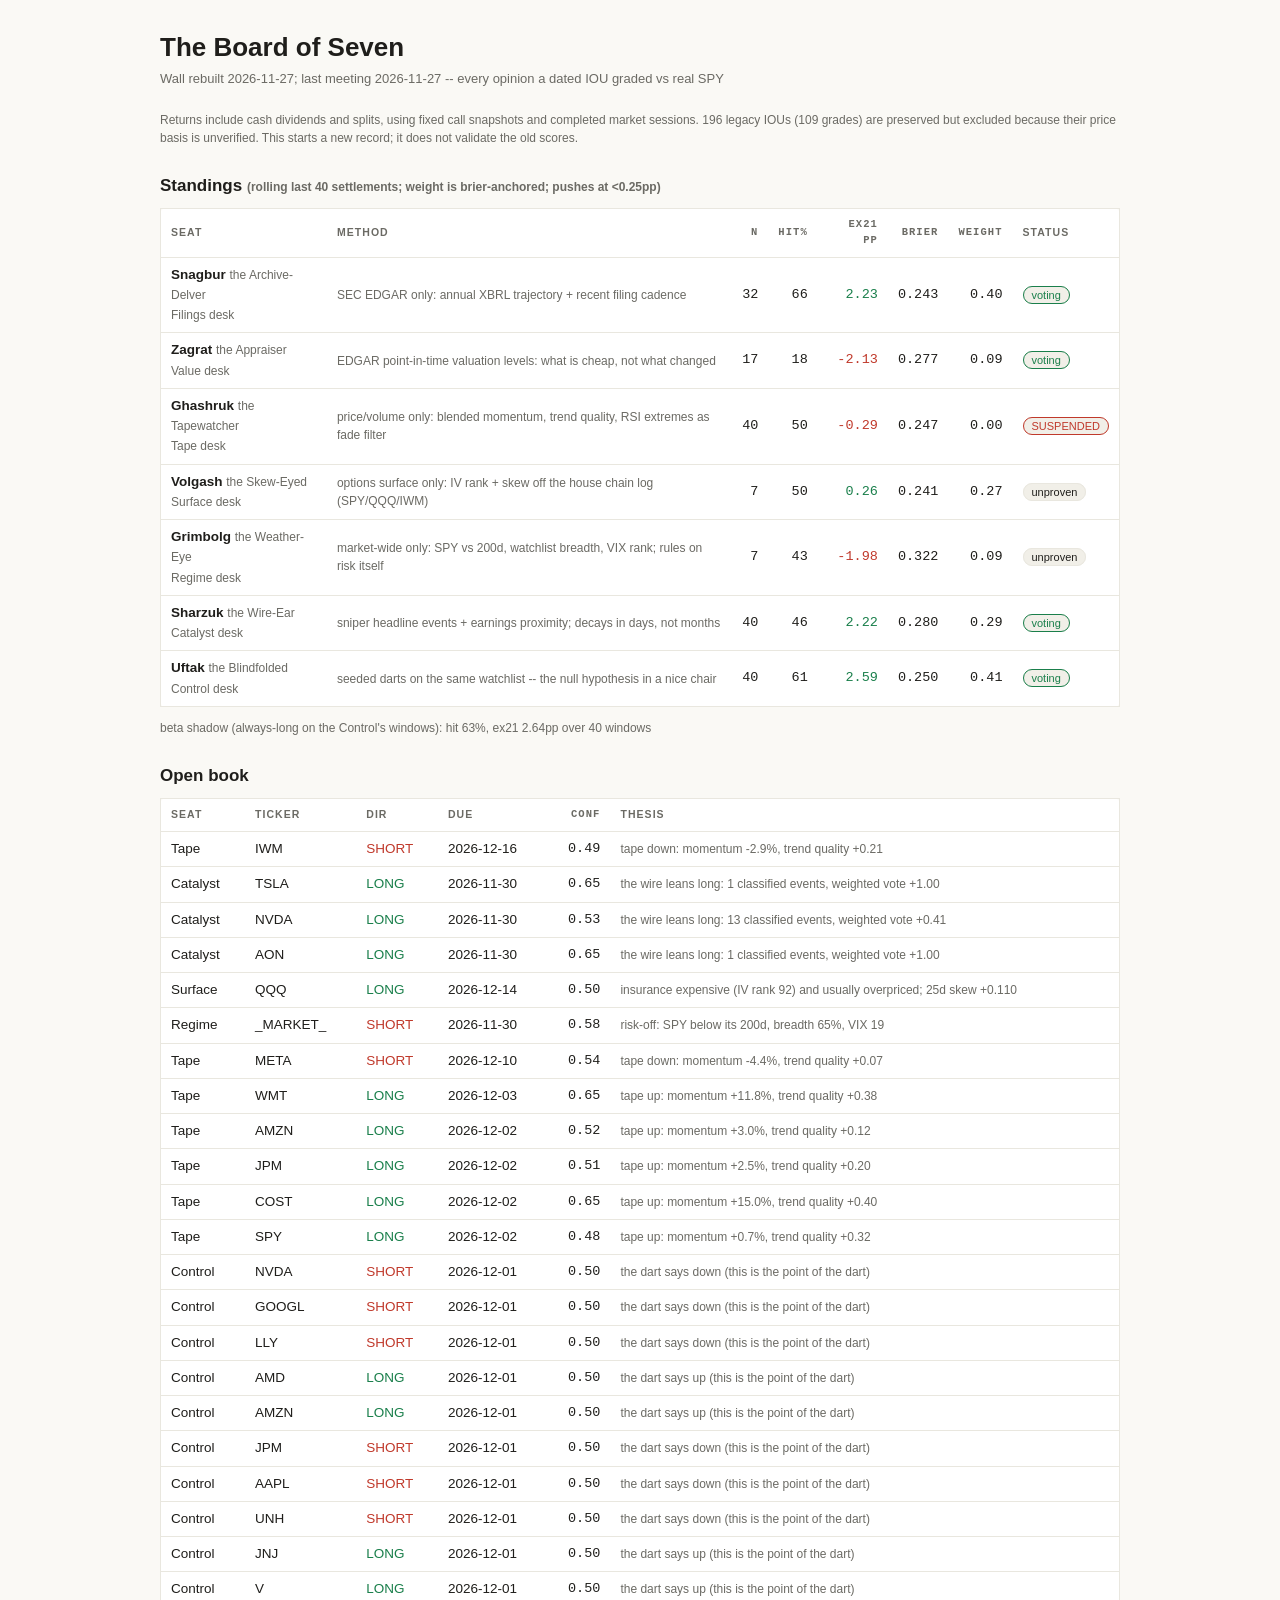
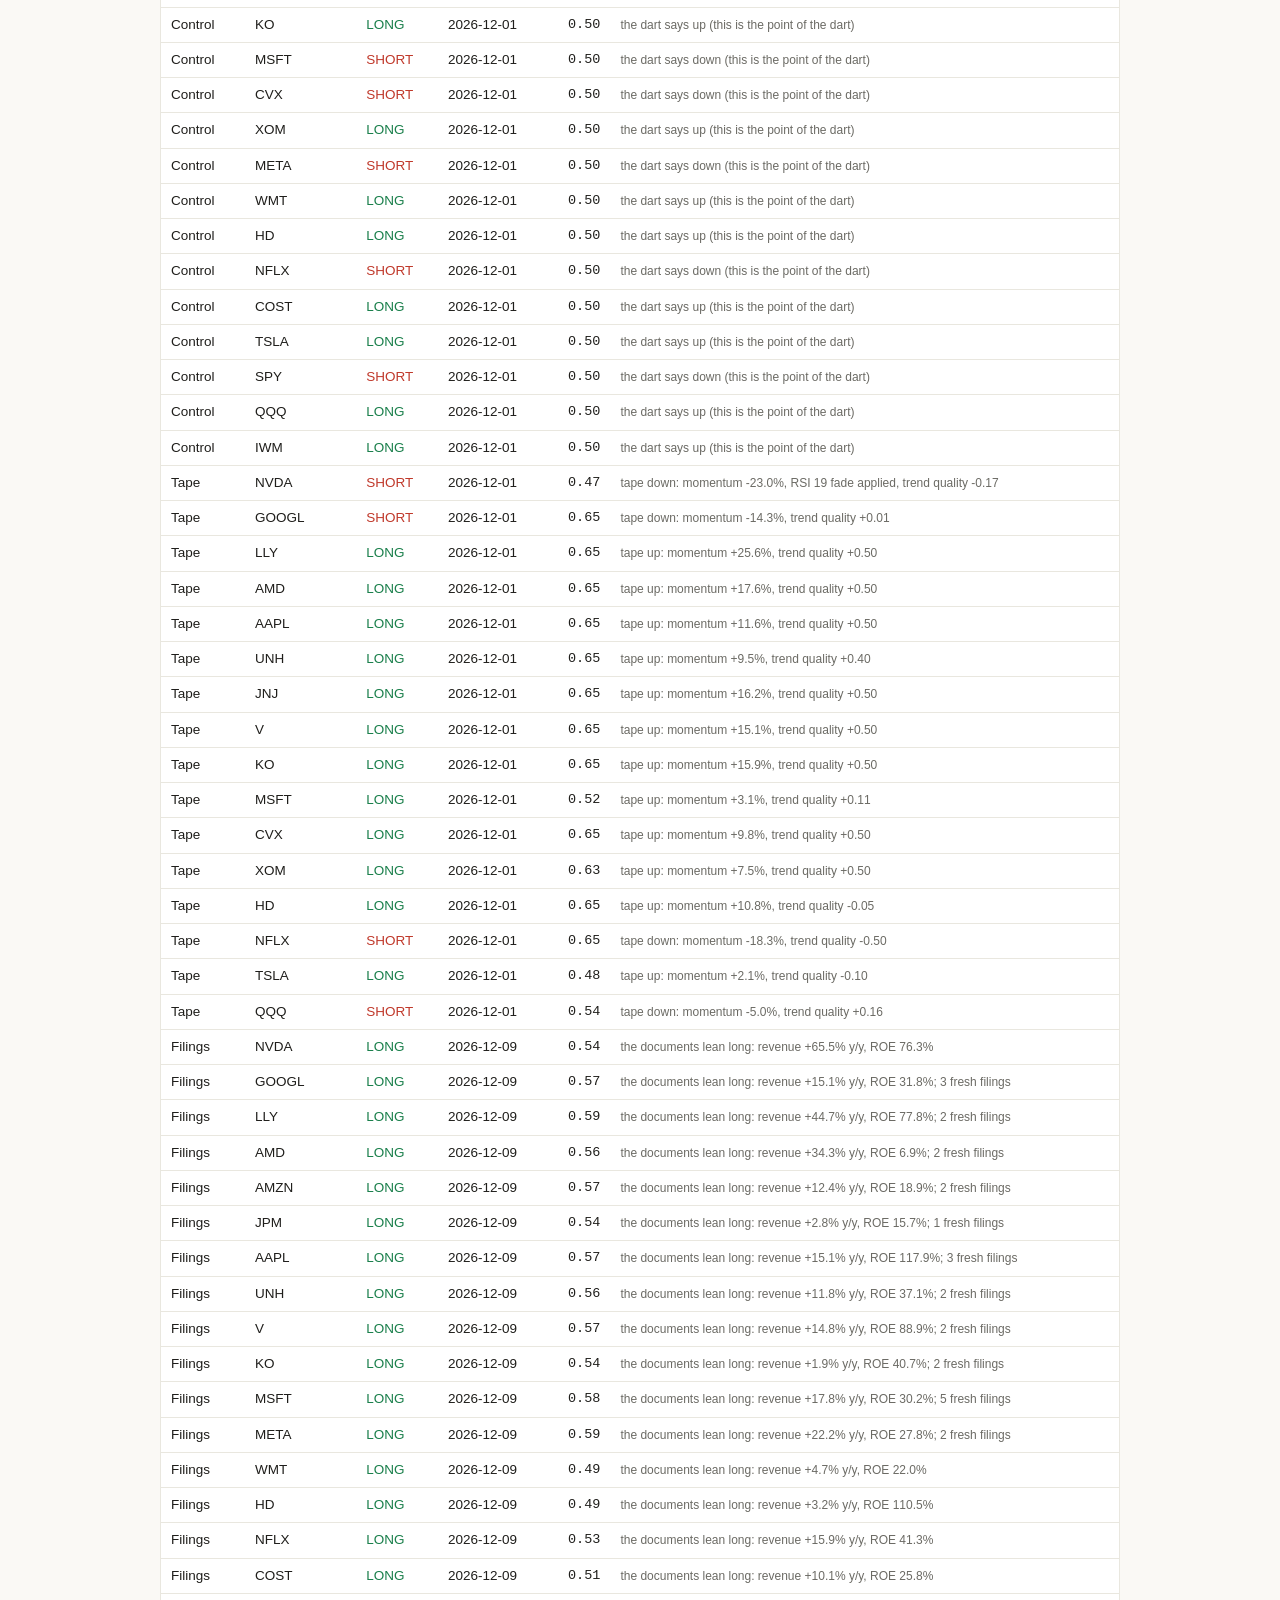
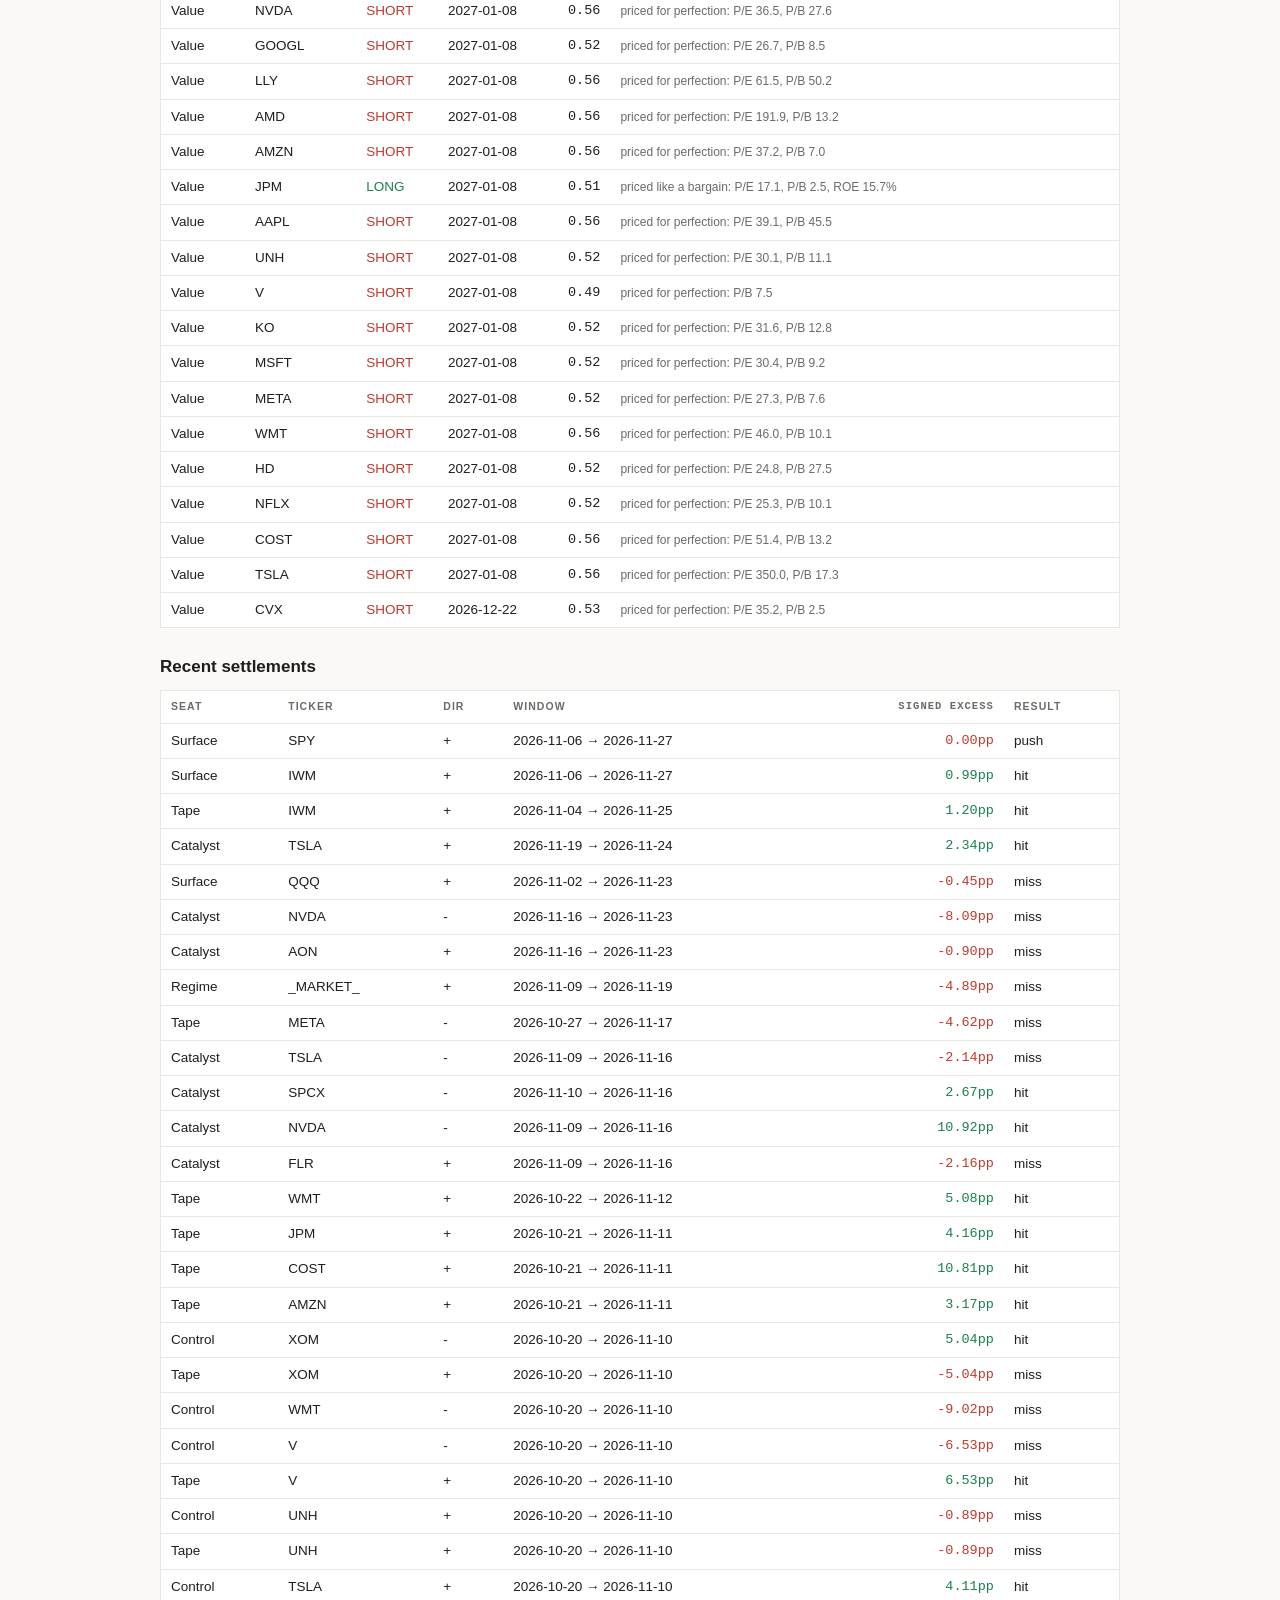
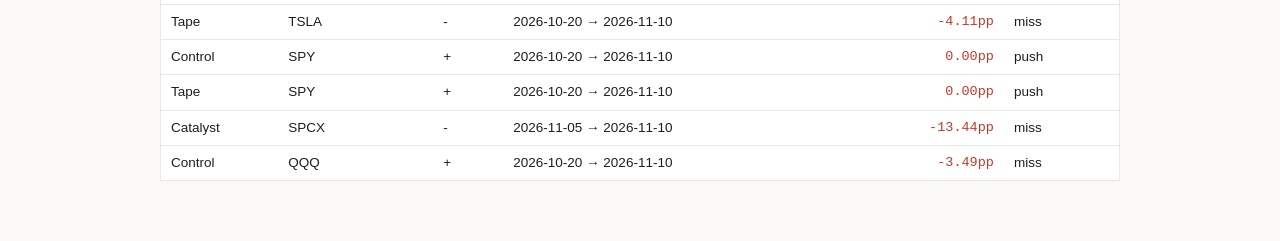
<file: trader_goblins/web/board_published.html>
<!doctype html><html lang="en"><head><meta charset="utf-8">
<meta name="viewport" content="width=device-width, initial-scale=1">
<title>The Board of Seven</title>
<style>
 :root{--bg:#faf9f5;--surface:#fff;--line:#e9e7df;--ink:#1f1e1b;--muted:#6b6a64;
  --pos:#1a7f4b;--neg:#c0392b;--accent:#534AB7;--chip:#f1efe8;}
 @media (prefers-color-scheme: dark){:root{--bg:#161513;--surface:#201f1c;--line:#33322d;
  --ink:#e8e6df;--muted:#98968e;--pos:#4caf82;--neg:#e07856;--accent:#8f86e8;--chip:#2a2926;}}
 body{margin:0;background:var(--bg);color:var(--ink);
  font:15px/1.5 "Segoe UI",-apple-system,sans-serif;}
 .wrap{max-width:960px;margin:0 auto;padding:28px 18px 60px;}
 h1{font-size:26px;margin:0 0 2px}
 .sub{color:var(--muted);margin:0 0 22px;font-size:13px}
 h2{font-size:17px;margin:26px 0 10px}
 table{border-collapse:collapse;width:100%;background:var(--surface);
  border:1px solid var(--line);border-radius:6px;font-size:13.5px}
 th{font-size:10.5px;letter-spacing:.1em;text-transform:uppercase;color:var(--muted);
  text-align:left;padding:8px 10px;border-bottom:1px solid var(--line)}
 td{padding:7px 10px;border-bottom:1px solid var(--line);
  font-variant-numeric:tabular-nums}
 tr:last-child td{border-bottom:none}
 .num{text-align:right;font-family:Consolas,ui-monospace,monospace}
 .pos{color:var(--pos)}.neg{color:var(--neg)}
 .badge{font-size:11px;padding:2px 8px;border-radius:99px;background:var(--chip);
  border:1px solid var(--line)}
 .badge.susp{color:var(--neg);border-color:var(--neg)}
 .badge.vote{color:var(--pos);border-color:var(--pos)}
 .method{color:var(--muted);font-size:12px}
 .scroll{overflow-x:auto}
</style></head><body><div class="wrap">
<h1>The Board of Seven</h1>
<p class="sub" id="asof"></p>
<p class="method" id="integrity"></p>
<h2>Standings <span class="method">(rolling last 40 settlements; weight is brier-anchored; pushes at &lt;0.25pp)</span></h2>
<div class="scroll"><table id="standings"><thead><tr>
 <th>Seat</th><th>Method</th><th class="num">n</th><th class="num">Hit%</th>
 <th class="num">ex21 pp</th><th class="num">Brier</th><th class="num">Weight</th><th>Status</th>
</tr></thead><tbody></tbody></table></div>
<p class="method" id="shadow"></p>
<h2>Open book</h2>
<div class="scroll"><table id="book"><thead><tr>
 <th>Seat</th><th>Ticker</th><th>Dir</th><th>Due</th><th class="num">Conf</th><th>Thesis</th>
</tr></thead><tbody></tbody></table></div>
<h2>Recent settlements</h2>
<div class="scroll"><table id="recent"><thead><tr>
 <th>Seat</th><th>Ticker</th><th>Dir</th><th>Window</th><th class="num">Signed excess</th><th>Result</th>
</tr></thead><tbody></tbody></table></div>
</div><script>
const D = {"as_of": "2026-11-27", "standings": [{"seat": "BoardSeat-Filings", "display": "Snagbur", "epithet": "the Archive-Delver", "duty": "Filings", "method": "SEC EDGAR only: annual XBRL trajectory + recent filing cadence", "horizon_days": 30, "n": 32, "hit_rate": 0.65625, "brier": 0.24291859375, "ex21": 2.229406810322362, "pushes": 0, "mag_ok_rate": 0.53125, "last_deadline": "2026-11-09", "abstains": 51, "weight": 0.4, "suspended": false, "rusty": false, "unproven": false}, {"seat": "BoardSeat-Value", "display": "Zagrat", "epithet": "the Appraiser", "duty": "Value", "method": "EDGAR point-in-time valuation levels: what is cheap, not what changed", "horizon_days": 60, "n": 17, "hit_rate": 0.17647058823529413, "brier": 0.27684052941176474, "ex21": -2.1301152029112966, "pushes": 0, "mag_ok_rate": 0.35294117647058826, "last_deadline": "2026-11-09", "abstains": 35, "weight": 0.087, "suspended": false, "rusty": false, "unproven": false}, {"seat": "BoardSeat-Tape", "display": "Ghashruk", "epithet": "the Tapewatcher", "duty": "Tape", "method": "price/volume only: blended momentum, trend quality, RSI extremes as fade filter", "horizon_days": 21, "n": 40, "hit_rate": 0.5, "brier": 0.2471897105263158, "ex21": -0.29231354372670715, "pushes": 2, "mag_ok_rate": 0.525, "last_deadline": "2026-11-25", "abstains": 66, "weight": 0.0, "suspended": true, "rusty": false, "unproven": false}, {"seat": "BoardSeat-Surface", "display": "Volgash", "epithet": "the Skew-Eyed", "duty": "Surface", "method": "options surface only: IV rank + skew off the house chain log (SPY/QQQ/IWM)", "horizon_days": 21, "n": 7, "hit_rate": 0.5, "brier": 0.241, "ex21": 0.26155402340406325, "pushes": 3, "mag_ok_rate": 0.2857142857142857, "last_deadline": "2026-11-27", "abstains": 33, "weight": 0.267, "suspended": false, "rusty": false, "unproven": true}, {"seat": "BoardSeat-Regime", "display": "Grimbolg", "epithet": "the Weather-Eye", "duty": "Regime", "method": "market-wide only: SPY vs 200d, watchlist breadth, VIX rank; rules on risk itself", "horizon_days": 10, "n": 7, "hit_rate": 0.42857142857142855, "brier": 0.32188214285714284, "ex21": -1.9804540368420953, "pushes": 0, "mag_ok_rate": null, "last_deadline": "2026-11-19", "abstains": 0, "weight": 0.086, "suspended": false, "rusty": false, "unproven": true}, {"seat": "BoardSeat-Catalyst", "display": "Sharzuk", "epithet": "the Wire-Ear", "duty": "Catalyst", "method": "sniper headline events + earnings proximity; decays in days, not months", "horizon_days": 5, "n": 40, "hit_rate": 0.46153846153846156, "brier": 0.2803601794871795, "ex21": 2.2242592776010035, "pushes": 1, "mag_ok_rate": 0.4, "last_deadline": "2026-11-24", "abstains": 255, "weight": 0.294, "suspended": false, "rusty": false, "unproven": false}, {"seat": "BoardSeat-Control", "display": "Uftak", "epithet": "the Blindfolded", "duty": "Control", "method": "seeded darts on the same watchlist -- the null hypothesis in a nice chair", "horizon_days": 21, "n": 40, "hit_rate": 0.6052631578947368, "brier": 0.25, "ex21": 2.5922804540541096, "pushes": 2, "mag_ok_rate": 0.575, "last_deadline": "2026-11-10", "abstains": 0, "weight": 0.41, "suspended": false, "rusty": false, "unproven": false}], "open_book": [{"id": 970, "seat": "BoardSeat-Tape", "ticker": "IWM", "as_of_date": "2026-11-25", "created_at": "2026-11-25T21:45:31.191891+00:00", "direction": -1, "magnitude_pct": 3.23, "horizon_days": 21, "deadline": "2026-12-16", "confidence": 0.495, "thesis": "tape down: momentum -2.9%, trend quality +0.21", "facts_json": "{\"ret_1m\": -0.040366899329894124, \"ret_3m\": -0.10085643004263267, \"ret_12m\": 0.1079904100189748, \"rsi_14\": 48.14422746063452, \"sharpe_like\": 0.42663660258598257, \"above_200d\": false, \"faded_extreme\": false}", "price_at_call": 268.8699951171875, "spy_at_call": 716.7000122070312, "llm_call_id": null, "price_basis": "yfinance/as-traded-v1", "price_session": "2026-11-25"}, {"id": 966, "seat": "BoardSeat-Catalyst", "ticker": "TSLA", "as_of_date": "2026-11-24", "created_at": "2026-11-24T21:45:17.695877+00:00", "direction": 1, "magnitude_pct": 6.0, "horizon_days": 5, "deadline": "2026-11-30", "confidence": 0.65, "thesis": "the wire leans long: 1 classified events, weighted vote +1.00", "facts_json": "{\"events_used\": [{\"direction\": 1, \"confidence\": 0.72, \"actionable\": 1, \"received_at\": \"2026-11-19T19:03:02.961192+00:00\"}], \"n_events\": 1, \"earnings_date\": null}", "price_at_call": 384.67999267578125, "spy_at_call": 718.780029296875, "llm_call_id": null, "price_basis": "yfinance/as-traded-v1", "price_session": "2026-11-24"}, {"id": 955, "seat": "BoardSeat-Catalyst", "ticker": "NVDA", "as_of_date": "2026-11-23", "created_at": "2026-11-23T21:45:18.689297+00:00", "direction": 1, "magnitude_pct": 4.23, "horizon_days": 5, "deadline": "2026-11-30", "confidence": 0.532, "thesis": "the wire leans long: 13 classified events, weighted vote +0.41", "facts_json": "{\"events_used\": [{\"direction\": 0, \"confidence\": 0.15, \"actionable\": 0, \"received_at\": \"2026-11-16T20:52:27.494678+00:00\"}, {\"direction\": -1, \"confidence\": 0.72, \"actionable\": 1, \"received_at\": \"2026-11-16T20:32:26.052265+00:00\"}, {\"direction\": 0, \"confidence\": 0.0, \"actionable\": 0, \"received_at\": \"2026-11-16T20:02:23.611618+00:00\"}, {\"direction\": 0, \"confidence\": 0.15, \"actionable\": 0, \"received_at\": \"2026-11-16T18:42:23.108875+00:00\"}, {\"direction\": -1, \"confidence\": 0.75, \"actionable\": 1, \"received_at\": \"2026-11-16T18:37:28.106872+00:00\"}, {\"direction\": 1, \"confidence\": 0.72, \"actionable\": 1, \"received_at\": \"2026-11-16T18:32:23.634251+00:00\"}, {\"direction\": 1, \"confidence\": 0.72, \"actionable\": 1, \"received_at\": \"2026-11-16T18:32:23.634251+00:00\"}, {\"direction\": 0, \"confidence\": 0.0, \"actionable\": 0, \"received_at\": \"2026-11-16T17:42:27.113955+00:00\"}], \"n_events\": 13, \"earnings_date\": null}", "price_at_call": 165.0500030517578, "spy_at_call": 722.2899780273438, "llm_call_id": null, "price_basis": "yfinance/as-traded-v1", "price_session": "2026-11-23"}, {"id": 959, "seat": "BoardSeat-Catalyst", "ticker": "AON", "as_of_date": "2026-11-23", "created_at": "2026-11-23T21:45:31.864910+00:00", "direction": 1, "magnitude_pct": 6.0, "horizon_days": 5, "deadline": "2026-11-30", "confidence": 0.65, "thesis": "the wire leans long: 1 classified events, weighted vote +1.00", "facts_json": "{\"events_used\": [{\"direction\": 1, \"confidence\": 0.15, \"actionable\": 0, \"received_at\": \"2026-11-16T16:33:07.301319+00:00\"}], \"n_events\": 1, \"earnings_date\": null}", "price_at_call": 331.8599853515625, "spy_at_call": 722.2899780273438, "llm_call_id": null, "price_basis": "yfinance/as-traded-v1", "price_session": "2026-11-23"}, {"id": 958, "seat": "BoardSeat-Surface", "ticker": "QQQ", "as_of_date": "2026-11-23", "created_at": "2026-11-23T21:45:31.600156+00:00", "direction": 1, "magnitude_pct": 5.27, "horizon_days": 21, "deadline": "2026-12-14", "confidence": 0.5, "thesis": "insurance expensive (IV rank 92) and usually overpriced; 25d skew +0.110", "facts_json": "{\"iv_rank\": 91.54795821462488, \"iv_level\": 36.48, \"percentile\": 99.20634920634922, \"chain\": {\"date\": \"2026-11-23\", \"expiry\": \"2026-12-11\", \"atm_iv\": 0.3322, \"put25_iv\": 0.3981, \"call25_iv\": 0.2879, \"skew_25d\": 0.11020000000000002}, \"cboe_refreshed\": false}", "price_at_call": 651.030029296875, "spy_at_call": 722.2899780273438, "llm_call_id": null, "price_basis": "yfinance/as-traded-v1", "price_session": "2026-11-23"}, {"id": 943, "seat": "BoardSeat-Regime", "ticker": "_MARKET_", "as_of_date": "2026-11-19", "created_at": "2026-11-19T21:45:05.483742+00:00", "direction": -1, "magnitude_pct": null, "horizon_days": 10, "deadline": "2026-11-30", "confidence": 0.58, "thesis": "risk-off: SPY below its 200d, breadth 65%, VIX 19", "facts_json": "{\"spy_above_200d\": false, \"breadth\": 0.65, \"vix\": 19.3, \"vix_rank\": 33.16268486916951}", "price_at_call": null, "spy_at_call": 715.8699951171875, "llm_call_id": null, "price_basis": "yfinance/as-traded-v1", "price_session": "2026-11-19"}, {"id": 944, "seat": "BoardSeat-Tape", "ticker": "META", "as_of_date": "2026-11-19", "created_at": "2026-11-19T21:45:16.433737+00:00", "direction": -1, "magnitude_pct": 7.1, "horizon_days": 21, "deadline": "2026-12-10", "confidence": 0.535, "thesis": "tape down: momentum -4.4%, trend quality +0.07", "facts_json": "{\"ret_1m\": -0.14522887657934325, \"ret_3m\": 0.08508910400793912, \"ret_12m\": 0.013420434071330423, \"rsi_14\": 44.609107342446, \"sharpe_like\": 0.14324067916159447, \"above_200d\": false, \"faded_extreme\": false}", "price_at_call": 596.219970703125, "spy_at_call": 715.8699951171875, "llm_call_id": null, "price_basis": "yfinance/as-traded-v1", "price_session": "2026-11-19"}, {"id": 910, "seat": "BoardSeat-Tape", "ticker": "WMT", "as_of_date": "2026-11-12", "created_at": "2026-11-12T21:45:16.911325+00:00", "direction": 1, "magnitude_pct": 9.76, "horizon_days": 21, "deadline": "2026-12-03", "confidence": 0.65, "thesis": "tape up: momentum +11.8%, trend quality +0.38", "facts_json": "{\"ret_1m\": 0.08634640550178108, \"ret_3m\": 0.09735496598625915, \"ret_12m\": 0.23020565364364898, \"rsi_14\": 63.987561251924284, \"sharpe_like\": 0.7599591251493861, \"above_200d\": true, \"faded_extreme\": false}", "price_at_call": 126.19000244140625, "spy_at_call": 757.1199951171875, "llm_call_id": null, "price_basis": "yfinance/as-traded-v1", "price_session": "2026-11-12"}, {"id": 903, "seat": "BoardSeat-Tape", "ticker": "AMZN", "as_of_date": "2026-11-11", "created_at": "2026-11-11T21:45:22.765820+00:00", "direction": 1, "magnitude_pct": 5.27, "horizon_days": 21, "deadline": "2026-12-02", "confidence": 0.516, "thesis": "tape up: momentum +3.0%, trend quality +0.12", "facts_json": "{\"ret_1m\": 0.02935272352699103, \"ret_3m\": 0.003922636162517978, \"ret_12m\": 0.06852672382964609, \"rsi_14\": 60.9790069119701, \"sharpe_like\": 0.24435305969444873, \"above_200d\": true, \"faded_extreme\": false}", "price_at_call": 266.1700134277344, "spy_at_call": 759.8099975585938, "llm_call_id": null, "price_basis": "yfinance/as-traded-v1", "price_session": "2026-11-11"}, {"id": 904, "seat": "BoardSeat-Tape", "ticker": "JPM", "as_of_date": "2026-11-11", "created_at": "2026-11-11T21:45:23.645527+00:00", "direction": 1, "magnitude_pct": 4.05, "horizon_days": 21, "deadline": "2026-12-02", "confidence": 0.512, "thesis": "tape up: momentum +2.5%, trend quality +0.20", "facts_json": "{\"ret_1m\": 0.0360861184472101, \"ret_3m\": -0.04959050864568093, \"ret_12m\": 0.10894005110965899, \"rsi_14\": 54.8712951649692, \"sharpe_like\": 0.39238866412883977, \"above_200d\": true, \"faded_extreme\": false}", "price_at_call": 343.3900146484375, "spy_at_call": 759.8099975585938, "llm_call_id": null, "price_basis": "yfinance/as-traded-v1", "price_session": "2026-11-11"}, {"id": 906, "seat": "BoardSeat-Tape", "ticker": "COST", "as_of_date": "2026-11-11", "created_at": "2026-11-11T21:45:31.194506+00:00", "direction": 1, "magnitude_pct": 7.88, "horizon_days": 21, "deadline": "2026-12-02", "confidence": 0.65, "thesis": "tape up: momentum +15.0%, trend quality +0.40", "facts_json": "{\"ret_1m\": 0.14098392356047595, \"ret_3m\": 0.1324192712707346, \"ret_12m\": 0.1971470397161148, \"rsi_14\": 66.71030036189116, \"sharpe_like\": 0.7919062237700578, \"above_200d\": true, \"faded_extreme\": false}", "price_at_call": 1087.6099853515625, "spy_at_call": 759.8099975585938, "llm_call_id": null, "price_basis": "yfinance/as-traded-v1", "price_session": "2026-11-11"}, {"id": 907, "seat": "BoardSeat-Tape", "ticker": "SPY", "as_of_date": "2026-11-11", "created_at": "2026-11-11T21:45:32.585408+00:00", "direction": 1, "magnitude_pct": 2.65, "horizon_days": 21, "deadline": "2026-12-02", "confidence": 0.483, "thesis": "tape up: momentum +0.7%, trend quality +0.32", "facts_json": "{\"ret_1m\": -0.023393030910378587, \"ret_3m\": -0.020804333002417907, \"ret_12m\": 0.12446163716858516, \"rsi_14\": 48.23268082310277, \"sharpe_like\": 0.6352161757863433, \"above_200d\": true, \"faded_extreme\": false}", "price_at_call": 759.8099975585938, "spy_at_call": 759.8099975585938, "llm_call_id": null, "price_basis": "yfinance/as-traded-v1", "price_session": "2026-11-11"}, {"id": 854, "seat": "BoardSeat-Control", "ticker": "NVDA", "as_of_date": "2026-11-10", "created_at": "2026-11-10T21:45:19.983338+00:00", "direction": -1, "magnitude_pct": 11.13, "horizon_days": 21, "deadline": "2026-12-01", "confidence": 0.5, "thesis": "the dart says down (this is the point of the dart)", "facts_json": "{\"seed\": 1685373549, \"coin\": \"tails\"}", "price_at_call": 168.88999938964844, "spy_at_call": 749.9199829101562, "llm_call_id": null, "price_basis": "yfinance/as-traded-v1", "price_session": "2026-11-10"}, {"id": 856, "seat": "BoardSeat-Control", "ticker": "GOOGL", "as_of_date": "2026-11-10", "created_at": "2026-11-10T21:45:20.081263+00:00", "direction": -1, "magnitude_pct": 9.68, "horizon_days": 21, "deadline": "2026-12-01", "confidence": 0.5, "thesis": "the dart says down (this is the point of the dart)", "facts_json": "{\"seed\": 378945665, \"coin\": \"tails\"}", "price_at_call": 287.3800048828125, "spy_at_call": 749.9199829101562, "llm_call_id": null, "price_basis": "yfinance/as-traded-v1", "price_session": "2026-11-10"}, {"id": 858, "seat": "BoardSeat-Control", "ticker": "LLY", "as_of_date": "2026-11-10", "created_at": "2026-11-10T21:45:20.229388+00:00", "direction": -1, "magnitude_pct": 10.22, "horizon_days": 21, "deadline": "2026-12-01", "confidence": 0.5, "thesis": "the dart says down (this is the point of the dart)", "facts_json": "{\"seed\": 1407441375, \"coin\": \"tails\"}", "price_at_call": 1432.2900390625, "spy_at_call": 749.9199829101562, "llm_call_id": null, "price_basis": "yfinance/as-traded-v1", "price_session": "2026-11-10"}, {"id": 861, "seat": "BoardSeat-Control", "ticker": "AMD", "as_of_date": "2026-11-10", "created_at": "2026-11-10T21:45:20.431772+00:00", "direction": 1, "magnitude_pct": 21.08, "horizon_days": 21, "deadline": "2026-12-01", "confidence": 0.5, "thesis": "the dart says up (this is the point of the dart)", "facts_json": "{\"seed\": 3817674580, \"coin\": \"heads\"}", "price_at_call": 515.2100219726562, "spy_at_call": 749.9199829101562, "llm_call_id": null, "price_basis": "yfinance/as-traded-v1", "price_session": "2026-11-10"}, {"id": 862, "seat": "BoardSeat-Control", "ticker": "AMZN", "as_of_date": "2026-11-10", "created_at": "2026-11-10T21:45:20.524851+00:00", "direction": 1, "magnitude_pct": 9.82, "horizon_days": 21, "deadline": "2026-12-01", "confidence": 0.5, "thesis": "the dart says up (this is the point of the dart)", "facts_json": "{\"seed\": 1896912382, \"coin\": \"heads\"}", "price_at_call": 270.8699951171875, "spy_at_call": 749.9199829101562, "llm_call_id": null, "price_basis": "yfinance/as-traded-v1", "price_session": "2026-11-10"}, {"id": 863, "seat": "BoardSeat-Control", "ticker": "JPM", "as_of_date": "2026-11-10", "created_at": "2026-11-10T21:45:20.659330+00:00", "direction": -1, "magnitude_pct": 6.64, "horizon_days": 21, "deadline": "2026-12-01", "confidence": 0.5, "thesis": "the dart says down (this is the point of the dart)", "facts_json": "{\"seed\": 1979930227, \"coin\": \"tails\"}", "price_at_call": 342.07000732421875, "spy_at_call": 749.9199829101562, "llm_call_id": null, "price_basis": "yfinance/as-traded-v1", "price_session": "2026-11-10"}, {"id": 865, "seat": "BoardSeat-Control", "ticker": "AAPL", "as_of_date": "2026-11-10", "created_at": "2026-11-10T21:45:20.789062+00:00", "direction": -1, "magnitude_pct": 7.2, "horizon_days": 21, "deadline": "2026-12-01", "confidence": 0.5, "thesis": "the dart says down (this is the point of the dart)", "facts_json": "{\"seed\": 3404973071, \"coin\": \"tails\"}", "price_at_call": 348.510009765625, "spy_at_call": 749.9199829101562, "llm_call_id": null, "price_basis": "yfinance/as-traded-v1", "price_session": "2026-11-10"}, {"id": 867, "seat": "BoardSeat-Control", "ticker": "UNH", "as_of_date": "2026-11-10", "created_at": "2026-11-10T21:45:20.945210+00:00", "direction": -1, "magnitude_pct": 10.03, "horizon_days": 21, "deadline": "2026-12-01", "confidence": 0.5, "thesis": "the dart says down (this is the point of the dart)", "facts_json": "{\"seed\": 903713135, \"coin\": \"tails\"}", "price_at_call": 405.1199951171875, "spy_at_call": 749.9199829101562, "llm_call_id": null, "price_basis": "yfinance/as-traded-v1", "price_session": "2026-11-10"}, {"id": 871, "seat": "BoardSeat-Control", "ticker": "JNJ", "as_of_date": "2026-11-10", "created_at": "2026-11-10T21:45:21.293088+00:00", "direction": 1, "magnitude_pct": 6.13, "horizon_days": 21, "deadline": "2026-12-01", "confidence": 0.5, "thesis": "the dart says up (this is the point of the dart)", "facts_json": "{\"seed\": 3490984410, \"coin\": \"heads\"}", "price_at_call": 280.7799987792969, "spy_at_call": 749.9199829101562, "llm_call_id": null, "price_basis": "yfinance/as-traded-v1", "price_session": "2026-11-10"}, {"id": 873, "seat": "BoardSeat-Control", "ticker": "V", "as_of_date": "2026-11-10", "created_at": "2026-11-10T21:45:21.393745+00:00", "direction": 1, "magnitude_pct": 6.62, "horizon_days": 21, "deadline": "2026-12-01", "confidence": 0.5, "thesis": "the dart says up (this is the point of the dart)", "facts_json": "{\"seed\": 1431182312, \"coin\": \"heads\"}", "price_at_call": 423.0, "spy_at_call": 749.9199829101562, "llm_call_id": null, "price_basis": "yfinance/as-traded-v1", "price_session": "2026-11-10"}, {"id": 875, "seat": "BoardSeat-Control", "ticker": "KO", "as_of_date": "2026-11-10", "created_at": "2026-11-10T21:45:21.528642+00:00", "direction": 1, "magnitude_pct": 5.45, "horizon_days": 21, "deadline": "2026-12-01", "confidence": 0.5, "thesis": "the dart says up (this is the point of the dart)", "facts_json": "{\"seed\": 2889547034, \"coin\": \"heads\"}", "price_at_call": 96.91000366210938, "spy_at_call": 749.9199829101562, "llm_call_id": null, "price_basis": "yfinance/as-traded-v1", "price_session": "2026-11-10"}, {"id": 877, "seat": "BoardSeat-Control", "ticker": "MSFT", "as_of_date": "2026-11-10", "created_at": "2026-11-10T21:45:21.653766+00:00", "direction": -1, "magnitude_pct": 9.8, "horizon_days": 21, "deadline": "2026-12-01", "confidence": 0.5, "thesis": "the dart says down (this is the point of the dart)", "facts_json": "{\"seed\": 993909775, \"coin\": \"tails\"}", "price_at_call": 533.1599731445312, "spy_at_call": 749.9199829101562, "llm_call_id": null, "price_basis": "yfinance/as-traded-v1", "price_session": "2026-11-10"}, {"id": 881, "seat": "BoardSeat-Control", "ticker": "CVX", "as_of_date": "2026-11-10", "created_at": "2026-11-10T21:45:21.819351+00:00", "direction": -1, "magnitude_pct": 7.11, "horizon_days": 21, "deadline": "2026-12-01", "confidence": 0.5, "thesis": "the dart says down (this is the point of the dart)", "facts_json": "{\"seed\": 4057192629, \"coin\": \"tails\"}", "price_at_call": 211.22000122070312, "spy_at_call": 749.9199829101562, "llm_call_id": null, "price_basis": "yfinance/as-traded-v1", "price_session": "2026-11-10"}, {"id": 883, "seat": "BoardSeat-Control", "ticker": "XOM", "as_of_date": "2026-11-10", "created_at": "2026-11-10T21:45:21.954212+00:00", "direction": 1, "magnitude_pct": 7.83, "horizon_days": 21, "deadline": "2026-12-01", "confidence": 0.5, "thesis": "the dart says up (this is the point of the dart)", "facts_json": "{\"seed\": 204203024, \"coin\": \"heads\"}", "price_at_call": 164.47000122070312, "spy_at_call": 749.9199829101562, "llm_call_id": null, "price_basis": "yfinance/as-traded-v1", "price_session": "2026-11-10"}, {"id": 884, "seat": "BoardSeat-Control", "ticker": "META", "as_of_date": "2026-11-10", "created_at": "2026-11-10T21:45:22.095386+00:00", "direction": -1, "magnitude_pct": 12.01, "horizon_days": 21, "deadline": "2026-12-01", "confidence": 0.5, "thesis": "the dart says down (this is the point of the dart)", "facts_json": "{\"seed\": 2661970167, \"coin\": \"tails\"}", "price_at_call": 641.3900146484375, "spy_at_call": 749.9199829101562, "llm_call_id": null, "price_basis": "yfinance/as-traded-v1", "price_session": "2026-11-10"}, {"id": 885, "seat": "BoardSeat-Control", "ticker": "WMT", "as_of_date": "2026-11-10", "created_at": "2026-11-10T21:45:22.226748+00:00", "direction": 1, "magnitude_pct": 7.77, "horizon_days": 21, "deadline": "2026-12-01", "confidence": 0.5, "thesis": "the dart says up (this is the point of the dart)", "facts_json": "{\"seed\": 3976368748, \"coin\": \"heads\"}", "price_at_call": 125.55000305175781, "spy_at_call": 749.9199829101562, "llm_call_id": null, "price_basis": "yfinance/as-traded-v1", "price_session": "2026-11-10"}, {"id": 888, "seat": "BoardSeat-Control", "ticker": "HD", "as_of_date": "2026-11-10", "created_at": "2026-11-10T21:45:22.355594+00:00", "direction": 1, "magnitude_pct": 8.09, "horizon_days": 21, "deadline": "2026-12-01", "confidence": 0.5, "thesis": "the dart says up (this is the point of the dart)", "facts_json": "{\"seed\": 1177570880, \"coin\": \"heads\"}", "price_at_call": 351.0, "spy_at_call": 749.9199829101562, "llm_call_id": null, "price_basis": "yfinance/as-traded-v1", "price_session": "2026-11-10"}, {"id": 890, "seat": "BoardSeat-Control", "ticker": "NFLX", "as_of_date": "2026-11-10", "created_at": "2026-11-10T21:45:22.450331+00:00", "direction": -1, "magnitude_pct": 10.47, "horizon_days": 21, "deadline": "2026-12-01", "confidence": 0.5, "thesis": "the dart says down (this is the point of the dart)", "facts_json": "{\"seed\": 3931086829, \"coin\": \"tails\"}", "price_at_call": 63.2599983215332, "spy_at_call": 749.9199829101562, "llm_call_id": null, "price_basis": "yfinance/as-traded-v1", "price_session": "2026-11-10"}, {"id": 891, "seat": "BoardSeat-Control", "ticker": "COST", "as_of_date": "2026-11-10", "created_at": "2026-11-10T21:45:22.600351+00:00", "direction": 1, "magnitude_pct": 5.86, "horizon_days": 21, "deadline": "2026-12-01", "confidence": 0.5, "thesis": "the dart says up (this is the point of the dart)", "facts_json": "{\"seed\": 2105732898, \"coin\": \"heads\"}", "price_at_call": 1066.1400146484375, "spy_at_call": 749.9199829101562, "llm_call_id": null, "price_basis": "yfinance/as-traded-v1", "price_session": "2026-11-10"}, {"id": 894, "seat": "BoardSeat-Control", "ticker": "TSLA", "as_of_date": "2026-11-10", "created_at": "2026-11-10T21:45:22.697733+00:00", "direction": 1, "magnitude_pct": 13.23, "horizon_days": 21, "deadline": "2026-12-01", "confidence": 0.5, "thesis": "the dart says up (this is the point of the dart)", "facts_json": "{\"seed\": 3629371094, \"coin\": \"heads\"}", "price_at_call": 379.7799987792969, "spy_at_call": 749.9199829101562, "llm_call_id": null, "price_basis": "yfinance/as-traded-v1", "price_session": "2026-11-10"}, {"id": 895, "seat": "BoardSeat-Control", "ticker": "SPY", "as_of_date": "2026-11-10", "created_at": "2026-11-10T21:45:23.267387+00:00", "direction": -1, "magnitude_pct": 3.95, "horizon_days": 21, "deadline": "2026-12-01", "confidence": 0.5, "thesis": "the dart says down (this is the point of the dart)", "facts_json": "{\"seed\": 3882271409, \"coin\": \"tails\"}", "price_at_call": 749.9199829101562, "spy_at_call": 749.9199829101562, "llm_call_id": null, "price_basis": "yfinance/as-traded-v1", "price_session": "2026-11-10"}, {"id": 898, "seat": "BoardSeat-Control", "ticker": "QQQ", "as_of_date": "2026-11-10", "created_at": "2026-11-10T21:45:23.522179+00:00", "direction": 1, "magnitude_pct": 6.18, "horizon_days": 21, "deadline": "2026-12-01", "confidence": 0.5, "thesis": "the dart says up (this is the point of the dart)", "facts_json": "{\"seed\": 4047740792, \"coin\": \"heads\"}", "price_at_call": 674.760009765625, "spy_at_call": 749.9199829101562, "llm_call_id": null, "price_basis": "yfinance/as-traded-v1", "price_session": "2026-11-10"}, {"id": 899, "seat": "BoardSeat-Control", "ticker": "IWM", "as_of_date": "2026-11-10", "created_at": "2026-11-10T21:45:23.796148+00:00", "direction": 1, "magnitude_pct": 5.44, "horizon_days": 21, "deadline": "2026-12-01", "confidence": 0.5, "thesis": "the dart says up (this is the point of the dart)", "facts_json": "{\"seed\": 2409191378, \"coin\": \"heads\"}", "price_at_call": 280.5799865722656, "spy_at_call": 749.9199829101562, "llm_call_id": null, "price_basis": "yfinance/as-traded-v1", "price_session": "2026-11-10"}, {"id": 853, "seat": "BoardSeat-Tape", "ticker": "NVDA", "as_of_date": "2026-11-10", "created_at": "2026-11-10T21:45:19.980263+00:00", "direction": -1, "magnitude_pct": 5.89, "horizon_days": 21, "deadline": "2026-12-01", "confidence": 0.47, "thesis": "tape down: momentum -23.0%, RSI 19 fade applied, trend quality -0.17", "facts_json": "{\"ret_1m\": -0.25375577092615564, \"ret_3m\": -0.2454862443945951, \"ret_12m\": -0.14948697006392386, \"rsi_14\": 19.275290456684402, \"sharpe_like\": -0.3332401912640407, \"above_200d\": false, \"faded_extreme\": true}", "price_at_call": 168.88999938964844, "spy_at_call": 749.9199829101562, "llm_call_id": null, "price_basis": "yfinance/as-traded-v1", "price_session": "2026-11-10"}, {"id": 855, "seat": "BoardSeat-Tape", "ticker": "GOOGL", "as_of_date": "2026-11-10", "created_at": "2026-11-10T21:45:20.079762+00:00", "direction": -1, "magnitude_pct": 11.64, "horizon_days": 21, "deadline": "2026-12-01", "confidence": 0.649, "thesis": "tape down: momentum -14.3%, trend quality +0.01", "facts_json": "{\"ret_1m\": -0.18524607652460923, \"ret_3m\": -0.1629367332368109, \"ret_12m\": -0.006799777963850895, \"rsi_14\": 24.95772381537968, \"sharpe_like\": 0.02837537601911192, \"above_200d\": false, \"faded_extreme\": false}", "price_at_call": 287.3800048828125, "spy_at_call": 749.9199829101562, "llm_call_id": null, "price_basis": "yfinance/as-traded-v1", "price_session": "2026-11-10"}, {"id": 857, "seat": "BoardSeat-Tape", "ticker": "LLY", "as_of_date": "2026-11-10", "created_at": "2026-11-10T21:45:20.228395+00:00", "direction": 1, "magnitude_pct": 12.22, "horizon_days": 21, "deadline": "2026-12-01", "confidence": 0.65, "thesis": "tape up: momentum +25.6%, trend quality +0.50", "facts_json": "{\"ret_1m\": 0.21111603471626772, \"ret_3m\": 0.17542072262410313, \"ret_12m\": 0.49106516309518033, \"rsi_14\": 71.69487212947911, \"sharpe_like\": 1.1953114386805777, \"above_200d\": true, \"faded_extreme\": false}", "price_at_call": 1432.2900390625, "spy_at_call": 749.9199829101562, "llm_call_id": null, "price_basis": "yfinance/as-traded-v1", "price_session": "2026-11-10"}, {"id": 859, "seat": "BoardSeat-Tape", "ticker": "AMD", "as_of_date": "2026-11-10", "created_at": "2026-11-10T21:45:20.321545+00:00", "direction": 1, "magnitude_pct": 23.08, "horizon_days": 21, "deadline": "2026-12-01", "confidence": 0.65, "thesis": "tape up: momentum +17.6%, trend quality +0.50", "facts_json": "{\"ret_1m\": -0.1329933521144352, \"ret_3m\": 0.0668420470594926, \"ret_12m\": 1.1116896097826365, \"rsi_14\": 45.77619234560937, \"sharpe_like\": 1.337467872863441, \"above_200d\": true, \"faded_extreme\": false}", "price_at_call": 515.2100219726562, "spy_at_call": 749.9199829101562, "llm_call_id": null, "price_basis": "yfinance/as-traded-v1", "price_session": "2026-11-10"}, {"id": 864, "seat": "BoardSeat-Tape", "ticker": "AAPL", "as_of_date": "2026-11-10", "created_at": "2026-11-10T21:45:20.787562+00:00", "direction": 1, "magnitude_pct": 9.2, "horizon_days": 21, "deadline": "2026-12-01", "confidence": 0.65, "thesis": "tape up: momentum +11.6%, trend quality +0.50", "facts_json": "{\"ret_1m\": 0.022113407390468298, \"ret_3m\": 0.15305214149090163, \"ret_12m\": 0.2970294555781243, \"rsi_14\": 53.12414572821924, \"sharpe_like\": 1.011321557023546, \"above_200d\": true, \"faded_extreme\": false}", "price_at_call": 348.510009765625, "spy_at_call": 749.9199829101562, "llm_call_id": null, "price_basis": "yfinance/as-traded-v1", "price_session": "2026-11-10"}, {"id": 866, "seat": "BoardSeat-Tape", "ticker": "UNH", "as_of_date": "2026-11-10", "created_at": "2026-11-10T21:45:20.944114+00:00", "direction": 1, "magnitude_pct": 12.03, "horizon_days": 21, "deadline": "2026-12-01", "confidence": 0.65, "thesis": "tape up: momentum +9.5%, trend quality +0.40", "facts_json": "{\"ret_1m\": 0.07027371572325292, \"ret_3m\": 0.004991658362377249, \"ret_12m\": 0.293324715696913, \"rsi_14\": 42.109457851057414, \"sharpe_like\": 0.8088179715610678, \"above_200d\": true, \"faded_extreme\": false}", "price_at_call": 405.1199951171875, "spy_at_call": 749.9199829101562, "llm_call_id": null, "price_basis": "yfinance/as-traded-v1", "price_session": "2026-11-10"}, {"id": 870, "seat": "BoardSeat-Tape", "ticker": "JNJ", "as_of_date": "2026-11-10", "created_at": "2026-11-10T21:45:21.292089+00:00", "direction": 1, "magnitude_pct": 8.13, "horizon_days": 21, "deadline": "2026-12-01", "confidence": 0.65, "thesis": "tape up: momentum +16.2%, trend quality +0.50", "facts_json": "{\"ret_1m\": 0.06464940311192957, \"ret_3m\": 0.08167145921735108, \"ret_12m\": 0.5238447545101006, \"rsi_14\": 69.38639651486062, \"sharpe_like\": 1.9101970377150126, \"above_200d\": true, \"faded_extreme\": false}", "price_at_call": 280.7799987792969, "spy_at_call": 749.9199829101562, "llm_call_id": null, "price_basis": "yfinance/as-traded-v1", "price_session": "2026-11-10"}, {"id": 872, "seat": "BoardSeat-Tape", "ticker": "V", "as_of_date": "2026-11-10", "created_at": "2026-11-10T21:45:21.392733+00:00", "direction": 1, "magnitude_pct": 8.62, "horizon_days": 21, "deadline": "2026-12-01", "confidence": 0.65, "thesis": "tape up: momentum +15.1%, trend quality +0.50", "facts_json": "{\"ret_1m\": 0.08664940000073695, \"ret_3m\": 0.17689606643189637, \"ret_12m\": 0.27335512478332036, \"rsi_14\": 59.266054771887084, \"sharpe_like\": 0.9968864364821179, \"above_200d\": true, \"faded_extreme\": false}", "price_at_call": 423.0, "spy_at_call": 749.9199829101562, "llm_call_id": null, "price_basis": "yfinance/as-traded-v1", "price_session": "2026-11-10"}, {"id": 874, "seat": "BoardSeat-Tape", "ticker": "KO", "as_of_date": "2026-11-10", "created_at": "2026-11-10T21:45:21.527149+00:00", "direction": 1, "magnitude_pct": 7.45, "horizon_days": 21, "deadline": "2026-12-01", "confidence": 0.65, "thesis": "tape up: momentum +15.9%, trend quality +0.50", "facts_json": "{\"ret_1m\": 0.07929616520753124, \"ret_3m\": 0.12430264306344663, \"ret_12m\": 0.4107523012403598, \"rsi_14\": 64.22327698596388, \"sharpe_like\": 1.7127961504986755, \"above_200d\": true, \"faded_extreme\": false}", "price_at_call": 96.91000366210938, "spy_at_call": 749.9199829101562, "llm_call_id": null, "price_basis": "yfinance/as-traded-v1", "price_session": "2026-11-10"}, {"id": 876, "seat": "BoardSeat-Tape", "ticker": "MSFT", "as_of_date": "2026-11-10", "created_at": "2026-11-10T21:45:21.651773+00:00", "direction": 1, "magnitude_pct": 5.32, "horizon_days": 21, "deadline": "2026-12-01", "confidence": 0.518, "thesis": "tape up: momentum +3.1%, trend quality +0.11", "facts_json": "{\"ret_1m\": -0.014764946704349802, \"ret_3m\": 0.08475044156927258, \"ret_12m\": 0.06234522933604136, \"rsi_14\": 50.07030101094488, \"sharpe_like\": 0.22746610229913364, \"above_200d\": true, \"faded_extreme\": false}", "price_at_call": 533.1599731445312, "spy_at_call": 749.9199829101562, "llm_call_id": null, "price_basis": "yfinance/as-traded-v1", "price_session": "2026-11-10"}, {"id": 880, "seat": "BoardSeat-Tape", "ticker": "CVX", "as_of_date": "2026-11-10", "created_at": "2026-11-10T21:45:21.818851+00:00", "direction": 1, "magnitude_pct": 9.11, "horizon_days": 21, "deadline": "2026-12-01", "confidence": 0.65, "thesis": "tape up: momentum +9.8%, trend quality +0.50", "facts_json": "{\"ret_1m\": -0.017581389671148306, \"ret_3m\": 0.08374029498531543, \"ret_12m\": 0.4104920531067935, \"rsi_14\": 32.35029406368669, \"sharpe_like\": 1.3635386313250484, \"above_200d\": true, \"faded_extreme\": false}", "price_at_call": 211.22000122070312, "spy_at_call": 749.9199829101562, "llm_call_id": null, "price_basis": "yfinance/as-traded-v1", "price_session": "2026-11-10"}, {"id": 882, "seat": "BoardSeat-Tape", "ticker": "XOM", "as_of_date": "2026-11-10", "created_at": "2026-11-10T21:45:21.953214+00:00", "direction": 1, "magnitude_pct": 9.03, "horizon_days": 21, "deadline": "2026-12-01", "confidence": 0.63, "thesis": "tape up: momentum +7.5%, trend quality +0.50", "facts_json": "{\"ret_1m\": -0.04461221578897823, \"ret_3m\": 0.03621267444086107, \"ret_12m\": 0.4315410470297103, \"rsi_14\": 33.91591153499073, \"sharpe_like\": 1.3170328752409608, \"above_200d\": true, \"faded_extreme\": false}", "price_at_call": 164.47000122070312, "spy_at_call": 749.9199829101562, "llm_call_id": null, "price_basis": "yfinance/as-traded-v1", "price_session": "2026-11-10"}, {"id": 886, "seat": "BoardSeat-Tape", "ticker": "HD", "as_of_date": "2026-11-10", "created_at": "2026-11-10T21:45:22.352591+00:00", "direction": 1, "magnitude_pct": 9.97, "horizon_days": 21, "deadline": "2026-12-01", "confidence": 0.647, "thesis": "tape up: momentum +10.8%, trend quality -0.05", "facts_json": "{\"ret_1m\": 0.20776273448929516, \"ret_3m\": 0.02957401766740886, \"ret_12m\": -0.02561916425448507, \"rsi_14\": 68.25474313067481, \"sharpe_like\": -0.09686373984279785, \"above_200d\": true, \"faded_extreme\": false}", "price_at_call": 351.0, "spy_at_call": 749.9199829101562, "llm_call_id": null, "price_basis": "yfinance/as-traded-v1", "price_session": "2026-11-10"}, {"id": 889, "seat": "BoardSeat-Tape", "ticker": "NFLX", "as_of_date": "2026-11-10", "created_at": "2026-11-10T21:45:22.448838+00:00", "direction": -1, "magnitude_pct": 12.47, "horizon_days": 21, "deadline": "2026-12-01", "confidence": 0.65, "thesis": "tape down: momentum -18.3%, trend quality -0.50", "facts_json": "{\"ret_1m\": -0.10409293620287596, \"ret_3m\": -0.14755425007451017, \"ret_12m\": -0.43521390462845055, \"rsi_14\": 44.32397281153089, \"sharpe_like\": -1.5103767704028248, \"above_200d\": false, \"faded_extreme\": false}", "price_at_call": 63.2599983215332, "spy_at_call": 749.9199829101562, "llm_call_id": null, "price_basis": "yfinance/as-traded-v1", "price_session": "2026-11-10"}, {"id": 893, "seat": "BoardSeat-Tape", "ticker": "TSLA", "as_of_date": "2026-11-10", "created_at": "2026-11-10T21:45:22.697233+00:00", "direction": 1, "magnitude_pct": 4.35, "horizon_days": 21, "deadline": "2026-12-01", "confidence": 0.485, "thesis": "tape up: momentum +2.1%, trend quality -0.10", "facts_json": "{\"ret_1m\": 0.004629262242813903, \"ret_3m\": 0.15959814190435795, \"ret_12m\": -0.14700269656584553, \"rsi_14\": 47.87443520080672, \"sharpe_like\": -0.20445237721737192, \"above_200d\": false, \"faded_extreme\": false}", "price_at_call": 379.7799987792969, "spy_at_call": 749.9199829101562, "llm_call_id": null, "price_basis": "yfinance/as-traded-v1", "price_session": "2026-11-10"}, {"id": 896, "seat": "BoardSeat-Tape", "ticker": "QQQ", "as_of_date": "2026-11-10", "created_at": "2026-11-10T21:45:23.520173+00:00", "direction": -1, "magnitude_pct": 4.81, "horizon_days": 21, "deadline": "2026-12-01", "confidence": 0.541, "thesis": "tape down: momentum -5.0%, trend quality +0.16", "facts_json": "{\"ret_1m\": -0.09554443509876653, \"ret_3m\": -0.06665319235283729, \"ret_12m\": 0.08776918559893443, \"rsi_14\": 35.92475754364487, \"sharpe_like\": 0.31479207200174075, \"above_200d\": false, \"faded_extreme\": false}", "price_at_call": 674.760009765625, "spy_at_call": 749.9199829101562, "llm_call_id": null, "price_basis": "yfinance/as-traded-v1", "price_session": "2026-11-10"}, {"id": 810, "seat": "BoardSeat-Filings", "ticker": "NVDA", "as_of_date": "2026-11-09", "created_at": "2026-11-09T21:45:23.410813+00:00", "direction": 1, "magnitude_pct": 7.0, "horizon_days": 30, "deadline": "2026-12-09", "confidence": 0.54, "thesis": "the documents lean long: revenue +65.5% y/y, ROE 76.3%", "facts_json": "{\"revenue_growth_yoy\": 0.6547353579009478, \"profit_margin\": 0.5560253406070261, \"roe\": 0.7633333969089534, \"filings_14d\": 0, \"period_end\": \"2026-01-25\", \"filed\": \"2026-02-25\"}", "price_at_call": 178.6699981689453, "spy_at_call": 752.6900024414062, "llm_call_id": null, "price_basis": "yfinance/as-traded-v1", "price_session": "2026-11-09"}, {"id": 813, "seat": "BoardSeat-Filings", "ticker": "GOOGL", "as_of_date": "2026-11-09", "created_at": "2026-11-09T21:45:24.458813+00:00", "direction": 1, "magnitude_pct": 6.51, "horizon_days": 30, "deadline": "2026-12-09", "confidence": 0.575, "thesis": "the documents lean long: revenue +15.1% y/y, ROE 31.8%; 3 fresh filings", "facts_json": "{\"revenue_growth_yoy\": 0.1509008108154437, \"profit_margin\": 0.3280987796522654, \"roe\": 0.3182786895115167, \"filings_14d\": 3, \"period_end\": \"2025-12-31\", \"filed\": \"2026-02-05\"}", "price_at_call": 288.1499938964844, "spy_at_call": 752.6900024414062, "llm_call_id": null, "price_basis": "yfinance/as-traded-v1", "price_session": "2026-11-09"}, {"id": 815, "seat": "BoardSeat-Filings", "ticker": "LLY", "as_of_date": "2026-11-09", "created_at": "2026-11-09T21:45:25.230544+00:00", "direction": 1, "magnitude_pct": 7.0, "horizon_days": 30, "deadline": "2026-12-09", "confidence": 0.59, "thesis": "the documents lean long: revenue +44.7% y/y, ROE 77.8%; 2 fresh filings", "facts_json": "{\"revenue_growth_yoy\": 0.44703949559309986, \"profit_margin\": 0.31666641096058545, \"roe\": 0.7778405879027699, \"filings_14d\": 2, \"period_end\": \"2025-12-31\", \"filed\": \"2026-02-12\"}", "price_at_call": 1411.949951171875, "spy_at_call": 752.6900024414062, "llm_call_id": null, "price_basis": "yfinance/as-traded-v1", "price_session": "2026-11-09"}, {"id": 817, "seat": "BoardSeat-Filings", "ticker": "AMD", "as_of_date": "2026-11-09", "created_at": "2026-11-09T21:45:25.953968+00:00", "direction": 1, "magnitude_pct": 6.0, "horizon_days": 30, "deadline": "2026-12-09", "confidence": 0.56, "thesis": "the documents lean long: revenue +34.3% y/y, ROE 6.9%; 2 fresh filings", "facts_json": "{\"revenue_growth_yoy\": 0.3433779329067288, \"profit_margin\": 0.12514795461762754, \"roe\": 0.06881061604152447, \"filings_14d\": 2, \"period_end\": \"2025-12-27\", \"filed\": \"2026-02-04\"}", "price_at_call": 508.5799865722656, "spy_at_call": 752.6900024414062, "llm_call_id": null, "price_basis": "yfinance/as-traded-v1", "price_session": "2026-11-09"}, {"id": 819, "seat": "BoardSeat-Filings", "ticker": "AMZN", "as_of_date": "2026-11-09", "created_at": "2026-11-09T21:45:26.706324+00:00", "direction": 1, "magnitude_pct": 6.24, "horizon_days": 30, "deadline": "2026-12-09", "confidence": 0.567, "thesis": "the documents lean long: revenue +12.4% y/y, ROE 18.9%; 2 fresh filings", "facts_json": "{\"revenue_growth_yoy\": 0.12377754683294695, \"profit_margin\": 0.10833784334183261, \"roe\": 0.1889482198679041, \"filings_14d\": 2, \"period_end\": \"2025-12-31\", \"filed\": \"2026-02-06\"}", "price_at_call": 266.92999267578125, "spy_at_call": 752.6900024414062, "llm_call_id": null, "price_basis": "yfinance/as-traded-v1", "price_session": "2026-11-09"}, {"id": 822, "seat": "BoardSeat-Filings", "ticker": "JPM", "as_of_date": "2026-11-09", "created_at": "2026-11-09T21:45:27.655206+00:00", "direction": 1, "magnitude_pct": 5.28, "horizon_days": 30, "deadline": "2026-12-09", "confidence": 0.538, "thesis": "the documents lean long: revenue +2.8% y/y, ROE 15.7%; 1 fresh filings", "facts_json": "{\"revenue_growth_yoy\": 0.027546238933068956, \"profit_margin\": 0.31268258727192005, \"roe\": 0.1574007140531622, \"filings_14d\": 1, \"period_end\": \"2025-12-31\", \"filed\": \"2026-02-13\"}", "price_at_call": 342.0799865722656, "spy_at_call": 752.6900024414062, "llm_call_id": null, "price_basis": "yfinance/as-traded-v1", "price_session": "2026-11-09"}, {"id": 824, "seat": "BoardSeat-Filings", "ticker": "AAPL", "as_of_date": "2026-11-09", "created_at": "2026-11-09T21:45:28.351389+00:00", "direction": 1, "magnitude_pct": 6.51, "horizon_days": 30, "deadline": "2026-12-09", "confidence": 0.575, "thesis": "the documents lean long: revenue +15.1% y/y, ROE 117.9%; 3 fresh filings", "facts_json": "{\"revenue_growth_yoy\": 0.1505979656911629, \"profit_margin\": 0.27603511864236874, \"roe\": 1.17915480895328, \"filings_14d\": 3, \"period_end\": \"2026-09-26\", \"filed\": \"2026-11-03\"}", "price_at_call": 350.69000244140625, "spy_at_call": 752.6900024414062, "llm_call_id": null, "price_basis": "yfinance/as-traded-v1", "price_session": "2026-11-09"}, {"id": 826, "seat": "BoardSeat-Filings", "ticker": "UNH", "as_of_date": "2026-11-09", "created_at": "2026-11-09T21:45:29.077760+00:00", "direction": 1, "magnitude_pct": 6.18, "horizon_days": 30, "deadline": "2026-12-09", "confidence": 0.565, "thesis": "the documents lean long: revenue +11.8% y/y, ROE 37.1%; 2 fresh filings", "facts_json": "{\"revenue_growth_yoy\": 0.11814039242726304, \"profit_margin\": 0.026936749134766416, \"roe\": 0.3714796327109139, \"filings_14d\": 2, \"period_end\": \"2025-12-31\", \"filed\": \"2026-03-02\"}", "price_at_call": 397.6199951171875, "spy_at_call": 752.6900024414062, "llm_call_id": null, "price_basis": "yfinance/as-traded-v1", "price_session": "2026-11-09"}, {"id": 828, "seat": "BoardSeat-Filings", "ticker": "V", "as_of_date": "2026-11-09", "created_at": "2026-11-09T21:45:30.405334+00:00", "direction": 1, "magnitude_pct": 6.48, "horizon_days": 30, "deadline": "2026-12-09", "confidence": 0.574, "thesis": "the documents lean long: revenue +14.8% y/y, ROE 88.9%; 2 fresh filings", "facts_json": "{\"revenue_growth_yoy\": 0.147575, \"profit_margin\": 0.5120362503540073, \"roe\": 0.8890570034421454, \"filings_14d\": 2, \"period_end\": \"2026-09-30\", \"filed\": \"2026-11-05\"}", "price_at_call": 422.1600036621094, "spy_at_call": 752.6900024414062, "llm_call_id": null, "price_basis": "yfinance/as-traded-v1", "price_session": "2026-11-09"}, {"id": 830, "seat": "BoardSeat-Filings", "ticker": "KO", "as_of_date": "2026-11-09", "created_at": "2026-11-09T21:45:31.155435+00:00", "direction": 1, "magnitude_pct": 5.19, "horizon_days": 30, "deadline": "2026-12-09", "confidence": 0.536, "thesis": "the documents lean long: revenue +1.9% y/y, ROE 40.7%; 2 fresh filings", "facts_json": "{\"revenue_growth_yoy\": 0.018699135164998548, \"profit_margin\": 0.2733985523873094, \"roe\": 0.4074419472162641, \"filings_14d\": 2, \"period_end\": \"2025-12-31\", \"filed\": \"2026-02-20\"}", "price_at_call": 96.02999877929688, "spy_at_call": 752.6900024414062, "llm_call_id": null, "price_basis": "yfinance/as-traded-v1", "price_session": "2026-11-09"}, {"id": 832, "seat": "BoardSeat-Filings", "ticker": "MSFT", "as_of_date": "2026-11-09", "created_at": "2026-11-09T21:45:31.872528+00:00", "direction": 1, "magnitude_pct": 6.78, "horizon_days": 30, "deadline": "2026-12-09", "confidence": 0.583, "thesis": "the documents lean long: revenue +17.8% y/y, ROE 30.2%; 5 fresh filings", "facts_json": "{\"revenue_growth_yoy\": 0.17788686799846665, \"profit_margin\": 0.4030538905915218, \"roe\": 0.30233483352811, \"filings_14d\": 5, \"period_end\": \"2026-06-30\", \"filed\": \"2026-07-29\"}", "price_at_call": 545.1799926757812, "spy_at_call": 752.6900024414062, "llm_call_id": null, "price_basis": "yfinance/as-traded-v1", "price_session": "2026-11-09"}, {"id": 834, "seat": "BoardSeat-Filings", "ticker": "META", "as_of_date": "2026-11-09", "created_at": "2026-11-09T21:45:33.300308+00:00", "direction": 1, "magnitude_pct": 7.0, "horizon_days": 30, "deadline": "2026-12-09", "confidence": 0.59, "thesis": "the documents lean long: revenue +22.2% y/y, ROE 27.8%; 2 fresh filings", "facts_json": "{\"revenue_growth_yoy\": 0.22167038498246217, \"profit_margin\": 0.3008369574952977, \"roe\": 0.2782966539773433, \"filings_14d\": 2, \"period_end\": \"2025-12-31\", \"filed\": \"2026-01-29\"}", "price_at_call": 641.3699951171875, "spy_at_call": 752.6900024414062, "llm_call_id": null, "price_basis": "yfinance/as-traded-v1", "price_session": "2026-11-09"}, {"id": 836, "seat": "BoardSeat-Filings", "ticker": "WMT", "as_of_date": "2026-11-09", "created_at": "2026-11-09T21:45:34.022303+00:00", "direction": 1, "magnitude_pct": 5.47, "horizon_days": 30, "deadline": "2026-12-09", "confidence": 0.494, "thesis": "the documents lean long: revenue +4.7% y/y, ROE 22.0%", "facts_json": "{\"revenue_growth_yoy\": 0.047252142117667706, \"profit_margin\": 0.03069845182658102, \"roe\": 0.21977172570946726, \"filings_14d\": 0, \"period_end\": \"2026-01-31\", \"filed\": \"2026-03-13\"}", "price_at_call": 125.66000366210938, "spy_at_call": 752.6900024414062, "llm_call_id": null, "price_basis": "yfinance/as-traded-v1", "price_session": "2026-11-09"}, {"id": 838, "seat": "BoardSeat-Filings", "ticker": "HD", "as_of_date": "2026-11-09", "created_at": "2026-11-09T21:45:34.761630+00:00", "direction": 1, "magnitude_pct": 5.32, "horizon_days": 30, "deadline": "2026-12-09", "confidence": 0.49, "thesis": "the documents lean long: revenue +3.2% y/y, ROE 110.5%", "facts_json": "{\"revenue_growth_yoy\": 0.032404679213109855, \"profit_margin\": 0.08595908503002739, \"roe\": 1.1048154218371966, \"filings_14d\": 0, \"period_end\": \"2026-02-01\", \"filed\": \"2026-03-18\"}", "price_at_call": 353.4200134277344, "spy_at_call": 752.6900024414062, "llm_call_id": null, "price_basis": "yfinance/as-traded-v1", "price_session": "2026-11-09"}, {"id": 840, "seat": "BoardSeat-Filings", "ticker": "NFLX", "as_of_date": "2026-11-09", "created_at": "2026-11-09T21:45:35.505172+00:00", "direction": 1, "magnitude_pct": 6.59, "horizon_days": 30, "deadline": "2026-12-09", "confidence": 0.528, "thesis": "the documents lean long: revenue +15.9% y/y, ROE 41.3%", "facts_json": "{\"revenue_growth_yoy\": 0.15851068919677536, \"profit_margin\": 0.24303813935832022, \"roe\": 0.41258687422902035, \"filings_14d\": 0, \"period_end\": \"2025-12-31\", \"filed\": \"2026-01-23\"}", "price_at_call": 63.95000076293945, "spy_at_call": 752.6900024414062, "llm_call_id": null, "price_basis": "yfinance/as-traded-v1", "price_session": "2026-11-09"}, {"id": 842, "seat": "BoardSeat-Filings", "ticker": "COST", "as_of_date": "2026-11-09", "created_at": "2026-11-09T21:45:36.778173+00:00", "direction": 1, "magnitude_pct": 6.01, "horizon_days": 30, "deadline": "2026-12-09", "confidence": 0.51, "thesis": "the documents lean long: revenue +10.1% y/y, ROE 25.8%", "facts_json": "{\"revenue_growth_yoy\": 0.10143695387577889, \"profit_margin\": 0.03043337709546963, \"roe\": 0.25768790324833113, \"filings_14d\": 0, \"period_end\": \"2026-08-30\", \"filed\": \"2026-10-07\"}", "price_at_call": 1066.1800537109375, "spy_at_call": 752.6900024414062, "llm_call_id": null, "price_basis": "yfinance/as-traded-v1", "price_session": "2026-11-09"}, {"id": 811, "seat": "BoardSeat-Value", "ticker": "NVDA", "as_of_date": "2026-11-09", "created_at": "2026-11-09T21:45:23.520532+00:00", "direction": -1, "magnitude_pct": 8.75, "horizon_days": 60, "deadline": "2027-01-08", "confidence": 0.562, "thesis": "priced for perfection: P/E 36.5, P/B 27.6", "facts_json": "{\"pe\": 36.463264932437816, \"pb\": 27.602505868063876, \"roe\": 0.7633333969089534, \"period_end\": \"2026-01-25\"}", "price_at_call": 178.6699981689453, "spy_at_call": 752.6900024414062, "llm_call_id": null, "price_basis": "yfinance/as-traded-v1", "price_session": "2026-11-09"}, {"id": 814, "seat": "BoardSeat-Value", "ticker": "GOOGL", "as_of_date": "2026-11-09", "created_at": "2026-11-09T21:45:24.460339+00:00", "direction": -1, "magnitude_pct": 7.25, "horizon_days": 60, "deadline": "2027-01-08", "confidence": 0.518, "thesis": "priced for perfection: P/E 26.7, P/B 8.5", "facts_json": "{\"pe\": 26.65587362594675, \"pb\": 8.486326623611438, \"roe\": 0.3182786895115167, \"period_end\": \"2025-12-31\"}", "price_at_call": 288.1499938964844, "spy_at_call": 752.6900024414062, "llm_call_id": null, "price_basis": "yfinance/as-traded-v1", "price_session": "2026-11-09"}, {"id": 816, "seat": "BoardSeat-Value", "ticker": "LLY", "as_of_date": "2026-11-09", "created_at": "2026-11-09T21:45:25.232131+00:00", "direction": -1, "magnitude_pct": 8.75, "horizon_days": 60, "deadline": "2027-01-08", "confidence": 0.562, "thesis": "priced for perfection: P/E 61.5, P/B 50.2", "facts_json": "{\"pe\": 61.52287368940632, \"pb\": 50.196851822371436, \"roe\": 0.7778405879027699, \"period_end\": \"2025-12-31\"}", "price_at_call": 1411.949951171875, "spy_at_call": 752.6900024414062, "llm_call_id": null, "price_basis": "yfinance/as-traded-v1", "price_session": "2026-11-09"}, {"id": 818, "seat": "BoardSeat-Value", "ticker": "AMD", "as_of_date": "2026-11-09", "created_at": "2026-11-09T21:45:25.955468+00:00", "direction": -1, "magnitude_pct": 8.75, "horizon_days": 60, "deadline": "2027-01-08", "confidence": 0.562, "thesis": "priced for perfection: P/E 191.9, P/B 13.2", "facts_json": "{\"pe\": 191.9169760650059, \"pb\": 13.16202359783832, \"roe\": 0.06881061604152447, \"period_end\": \"2025-12-27\"}", "price_at_call": 508.5799865722656, "spy_at_call": 752.6900024414062, "llm_call_id": null, "price_basis": "yfinance/as-traded-v1", "price_session": "2026-11-09"}, {"id": 820, "seat": "BoardSeat-Value", "ticker": "AMZN", "as_of_date": "2026-11-09", "created_at": "2026-11-09T21:45:26.708829+00:00", "direction": -1, "magnitude_pct": 8.75, "horizon_days": 60, "deadline": "2027-01-08", "confidence": 0.562, "thesis": "priced for perfection: P/E 37.2, P/B 7.0", "facts_json": "{\"pe\": 37.22872980136419, \"pb\": 6.970849742021801, \"roe\": 0.1889482198679041, \"period_end\": \"2025-12-31\"}", "price_at_call": 266.92999267578125, "spy_at_call": 752.6900024414062, "llm_call_id": null, "price_basis": "yfinance/as-traded-v1", "price_session": "2026-11-09"}, {"id": 823, "seat": "BoardSeat-Value", "ticker": "JPM", "as_of_date": "2026-11-09", "created_at": "2026-11-09T21:45:27.657200+00:00", "direction": 1, "magnitude_pct": 7.0, "horizon_days": 60, "deadline": "2027-01-08", "confidence": 0.51, "thesis": "priced like a bargain: P/E 17.1, P/B 2.5, ROE 15.7%", "facts_json": "{\"pe\": 17.086912416197084, \"pb\": 2.5455410266720535, \"roe\": 0.1574007140531622, \"period_end\": \"2025-12-31\"}", "price_at_call": 342.0799865722656, "spy_at_call": 752.6900024414062, "llm_call_id": null, "price_basis": "yfinance/as-traded-v1", "price_session": "2026-11-09"}, {"id": 825, "seat": "BoardSeat-Value", "ticker": "AAPL", "as_of_date": "2026-11-09", "created_at": "2026-11-09T21:45:28.352889+00:00", "direction": -1, "magnitude_pct": 8.75, "horizon_days": 60, "deadline": "2027-01-08", "confidence": 0.562, "thesis": "priced for perfection: P/E 39.1, P/B 45.5", "facts_json": "{\"pe\": 39.05233880193833, \"pb\": 45.46484562870973, \"roe\": 1.17915480895328, \"period_end\": \"2026-09-26\"}", "price_at_call": 350.69000244140625, "spy_at_call": 752.6900024414062, "llm_call_id": null, "price_basis": "yfinance/as-traded-v1", "price_session": "2026-11-09"}, {"id": 827, "seat": "BoardSeat-Value", "ticker": "UNH", "as_of_date": "2026-11-09", "created_at": "2026-11-09T21:45:29.078259+00:00", "direction": -1, "magnitude_pct": 7.25, "horizon_days": 60, "deadline": "2027-01-08", "confidence": 0.518, "thesis": "priced for perfection: P/E 30.1, P/B 11.1", "facts_json": "{\"pe\": 30.054421399636244, \"pb\": 11.120665023453784, \"roe\": 0.3714796327109139, \"period_end\": \"2025-12-31\"}", "price_at_call": 397.6199951171875, "spy_at_call": 752.6900024414062, "llm_call_id": null, "price_basis": "yfinance/as-traded-v1", "price_session": "2026-11-09"}, {"id": 829, "seat": "BoardSeat-Value", "ticker": "V", "as_of_date": "2026-11-09", "created_at": "2026-11-09T21:45:30.406328+00:00", "direction": -1, "magnitude_pct": 6.25, "horizon_days": 60, "deadline": "2027-01-08", "confidence": 0.487, "thesis": "priced for perfection: P/B 7.5", "facts_json": "{\"pe\": null, \"pb\": 7.5085668718887, \"roe\": 0.8890570034421454, \"period_end\": \"2026-09-30\"}", "price_at_call": 422.1600036621094, "spy_at_call": 752.6900024414062, "llm_call_id": null, "price_basis": "yfinance/as-traded-v1", "price_session": "2026-11-09"}, {"id": 831, "seat": "BoardSeat-Value", "ticker": "KO", "as_of_date": "2026-11-09", "created_at": "2026-11-09T21:45:31.156936+00:00", "direction": -1, "magnitude_pct": 7.25, "horizon_days": 60, "deadline": "2027-01-08", "confidence": 0.518, "thesis": "priced for perfection: P/E 31.6, P/B 12.8", "facts_json": "{\"pe\": 31.588815387926605, \"pb\": 12.838398180427241, \"roe\": 0.4074419472162641, \"period_end\": \"2025-12-31\"}", "price_at_call": 96.02999877929688, "spy_at_call": 752.6900024414062, "llm_call_id": null, "price_basis": "yfinance/as-traded-v1", "price_session": "2026-11-09"}, {"id": 833, "seat": "BoardSeat-Value", "ticker": "MSFT", "as_of_date": "2026-11-09", "created_at": "2026-11-09T21:45:31.873029+00:00", "direction": -1, "magnitude_pct": 7.25, "horizon_days": 60, "deadline": "2027-01-08", "confidence": 0.518, "thesis": "priced for perfection: P/E 30.4, P/B 9.2", "facts_json": "{\"pe\": 30.372144438762188, \"pb\": 9.150944391216425, \"roe\": 0.30233483352811, \"period_end\": \"2026-06-30\"}", "price_at_call": 545.1799926757812, "spy_at_call": 752.6900024414062, "llm_call_id": null, "price_basis": "yfinance/as-traded-v1", "price_session": "2026-11-09"}, {"id": 835, "seat": "BoardSeat-Value", "ticker": "META", "as_of_date": "2026-11-09", "created_at": "2026-11-09T21:45:33.301811+00:00", "direction": -1, "magnitude_pct": 7.25, "horizon_days": 60, "deadline": "2027-01-08", "confidence": 0.518, "thesis": "priced for perfection: P/E 27.3, P/B 7.6", "facts_json": "{\"pe\": 27.30395892367763, \"pb\": 7.5992615063852025, \"roe\": 0.2782966539773433, \"period_end\": \"2025-12-31\"}", "price_at_call": 641.3699951171875, "spy_at_call": 752.6900024414062, "llm_call_id": null, "price_basis": "yfinance/as-traded-v1", "price_session": "2026-11-09"}, {"id": 837, "seat": "BoardSeat-Value", "ticker": "WMT", "as_of_date": "2026-11-09", "created_at": "2026-11-09T21:45:34.023804+00:00", "direction": -1, "magnitude_pct": 8.75, "horizon_days": 60, "deadline": "2027-01-08", "confidence": 0.562, "thesis": "priced for perfection: P/E 46.0, P/B 10.1", "facts_json": "{\"pe\": 46.02930537073603, \"pb\": 10.056638199016934, \"roe\": 0.21977172570946726, \"period_end\": \"2026-01-31\"}", "price_at_call": 125.66000366210938, "spy_at_call": 752.6900024414062, "llm_call_id": null, "price_basis": "yfinance/as-traded-v1", "price_session": "2026-11-09"}, {"id": 839, "seat": "BoardSeat-Value", "ticker": "HD", "as_of_date": "2026-11-09", "created_at": "2026-11-09T21:45:34.763134+00:00", "direction": -1, "magnitude_pct": 7.25, "horizon_days": 60, "deadline": "2027-01-08", "confidence": 0.518, "thesis": "priced for perfection: P/E 24.8, P/B 27.5", "facts_json": "{\"pe\": 24.836262363157722, \"pb\": 27.47290920845215, \"roe\": 1.1048154218371966, \"period_end\": \"2026-02-01\"}", "price_at_call": 353.4200134277344, "spy_at_call": 752.6900024414062, "llm_call_id": null, "price_basis": "yfinance/as-traded-v1", "price_session": "2026-11-09"}, {"id": 841, "seat": "BoardSeat-Value", "ticker": "NFLX", "as_of_date": "2026-11-09", "created_at": "2026-11-09T21:45:35.507171+00:00", "direction": -1, "magnitude_pct": 7.25, "horizon_days": 60, "deadline": "2027-01-08", "confidence": 0.518, "thesis": "priced for perfection: P/E 25.3, P/B 10.1", "facts_json": "{\"pe\": 25.276680143454332, \"pb\": 10.144742516603644, \"roe\": 0.41258687422902035, \"period_end\": \"2025-12-31\"}", "price_at_call": 63.95000076293945, "spy_at_call": 752.6900024414062, "llm_call_id": null, "price_basis": "yfinance/as-traded-v1", "price_session": "2026-11-09"}, {"id": 843, "seat": "BoardSeat-Value", "ticker": "COST", "as_of_date": "2026-11-09", "created_at": "2026-11-09T21:45:36.780689+00:00", "direction": -1, "magnitude_pct": 8.75, "horizon_days": 60, "deadline": "2027-01-08", "confidence": 0.562, "thesis": "priced for perfection: P/E 51.4, P/B 13.2", "facts_json": "{\"pe\": 51.35742069898542, \"pb\": 13.195980032894248, \"roe\": 0.25768790324833113, \"period_end\": \"2026-08-30\"}", "price_at_call": 1066.1800537109375, "spy_at_call": 752.6900024414062, "llm_call_id": null, "price_basis": "yfinance/as-traded-v1", "price_session": "2026-11-09"}, {"id": 844, "seat": "BoardSeat-Value", "ticker": "TSLA", "as_of_date": "2026-11-09", "created_at": "2026-11-09T21:45:37.459199+00:00", "direction": -1, "magnitude_pct": 8.75, "horizon_days": 60, "deadline": "2027-01-08", "confidence": 0.562, "thesis": "priced for perfection: P/E 350.0, P/B 17.3", "facts_json": "{\"pe\": 350.04628499348956, \"pb\": 17.271228140121327, \"roe\": 0.04619111971462313, \"period_end\": \"2025-12-31\"}", "price_at_call": 378.04998779296875, "spy_at_call": 752.6900024414062, "llm_call_id": null, "price_basis": "yfinance/as-traded-v1", "price_session": "2026-11-09"}, {"id": 728, "seat": "BoardSeat-Value", "ticker": "CVX", "as_of_date": "2026-10-23", "created_at": "2026-10-23T20:45:17.137281+00:00", "direction": -1, "magnitude_pct": 7.5, "horizon_days": 60, "deadline": "2026-12-22", "confidence": 0.525, "thesis": "priced for perfection: P/E 35.2, P/B 2.5", "facts_json": "{\"pe\": 35.174963305259006, \"pb\": 2.495810538733942, \"roe\": 0.06596406543309198, \"period_end\": \"2025-12-31\"}", "price_at_call": 233.2100067138672, "spy_at_call": 759.969970703125, "llm_call_id": null, "price_basis": "yfinance/as-traded-v1", "price_session": "2026-10-23"}], "generated_at": "2026-11-27T21:45:38.884498+00:00", "last_meeting": "2026-11-27", "recent": [{"seat": "BoardSeat-Surface", "ticker": "SPY", "as_of_date": "2026-11-06", "deadline": "2026-11-27", "direction": 1, "confidence": 0.5, "signed_excess_pct": 0.0, "hit": 0, "excess_pct": 0.0}, {"seat": "BoardSeat-Surface", "ticker": "IWM", "as_of_date": "2026-11-06", "deadline": "2026-11-27", "direction": 1, "confidence": 0.5, "signed_excess_pct": 0.9917679965541493, "hit": 1, "excess_pct": 0.9917679965541493}, {"seat": "BoardSeat-Tape", "ticker": "IWM", "as_of_date": "2026-11-04", "deadline": "2026-11-25", "direction": 1, "confidence": 0.533, "signed_excess_pct": 1.2007338747917595, "hit": 1, "excess_pct": 1.2007338747917595}, {"seat": "BoardSeat-Catalyst", "ticker": "TSLA", "as_of_date": "2026-11-19", "deadline": "2026-11-24", "direction": 1, "confidence": 0.65, "signed_excess_pct": 2.3364761670888745, "hit": 1, "excess_pct": 2.3364761670888745}, {"seat": "BoardSeat-Surface", "ticker": "QQQ", "as_of_date": "2026-11-02", "deadline": "2026-11-23", "direction": 1, "confidence": 0.5, "signed_excess_pct": -0.4499446216497782, "hit": 0, "excess_pct": -0.4499446216497782}, {"seat": "BoardSeat-Catalyst", "ticker": "NVDA", "as_of_date": "2026-11-16", "deadline": "2026-11-23", "direction": -1, "confidence": 0.56, "signed_excess_pct": -8.093072011784596, "hit": 0, "excess_pct": 8.093072011784596}, {"seat": "BoardSeat-Catalyst", "ticker": "AON", "as_of_date": "2026-11-16", "deadline": "2026-11-23", "direction": 1, "confidence": 0.65, "signed_excess_pct": -0.8950013009768831, "hit": 0, "excess_pct": -0.8950013009768831}, {"seat": "BoardSeat-Regime", "ticker": "_MARKET_", "as_of_date": "2026-11-09", "deadline": "2026-11-19", "direction": 1, "confidence": 0.69, "signed_excess_pct": -4.891789077148667, "hit": 0, "excess_pct": -4.891789077148667}, {"seat": "BoardSeat-Tape", "ticker": "META", "as_of_date": "2026-10-27", "deadline": "2026-11-17", "direction": -1, "confidence": 0.626, "signed_excess_pct": -4.623058747809627, "hit": 0, "excess_pct": 4.623058747809627}, {"seat": "BoardSeat-Catalyst", "ticker": "TSLA", "as_of_date": "2026-11-09", "deadline": "2026-11-16", "direction": -1, "confidence": 0.65, "signed_excess_pct": -2.1396260627433272, "hit": 0, "excess_pct": 2.1396260627433272}, {"seat": "BoardSeat-Catalyst", "ticker": "SPCX", "as_of_date": "2026-11-10", "deadline": "2026-11-16", "direction": -1, "confidence": 0.629, "signed_excess_pct": 2.6749985584686, "hit": 1, "excess_pct": -2.6749985584686}, {"seat": "BoardSeat-Catalyst", "ticker": "NVDA", "as_of_date": "2026-11-09", "deadline": "2026-11-16", "direction": -1, "confidence": 0.616, "signed_excess_pct": 10.917244228190615, "hit": 1, "excess_pct": -10.917244228190615}, {"seat": "BoardSeat-Catalyst", "ticker": "FLR", "as_of_date": "2026-11-09", "deadline": "2026-11-16", "direction": 1, "confidence": 0.65, "signed_excess_pct": -2.161970028703808, "hit": 0, "excess_pct": -2.161970028703808}, {"seat": "BoardSeat-Tape", "ticker": "WMT", "as_of_date": "2026-10-22", "deadline": "2026-11-12", "direction": 1, "confidence": 0.474, "signed_excess_pct": 5.081269284740975, "hit": 1, "excess_pct": 5.081269284740975}, {"seat": "BoardSeat-Tape", "ticker": "JPM", "as_of_date": "2026-10-21", "deadline": "2026-11-11", "direction": 1, "confidence": 0.495, "signed_excess_pct": 4.164162940681049, "hit": 1, "excess_pct": 4.164162940681049}, {"seat": "BoardSeat-Tape", "ticker": "COST", "as_of_date": "2026-10-21", "deadline": "2026-11-11", "direction": 1, "confidence": 0.463, "signed_excess_pct": 10.810150516348795, "hit": 1, "excess_pct": 10.810150516348795}, {"seat": "BoardSeat-Tape", "ticker": "AMZN", "as_of_date": "2026-10-21", "deadline": "2026-11-11", "direction": 1, "confidence": 0.642, "signed_excess_pct": 3.1661289429716577, "hit": 1, "excess_pct": 3.1661289429716577}, {"seat": "BoardSeat-Control", "ticker": "XOM", "as_of_date": "2026-10-20", "deadline": "2026-11-10", "direction": -1, "confidence": 0.5, "signed_excess_pct": 5.040907515914372, "hit": 1, "excess_pct": -5.040907515914372}, {"seat": "BoardSeat-Tape", "ticker": "XOM", "as_of_date": "2026-10-20", "deadline": "2026-11-10", "direction": 1, "confidence": 0.49, "signed_excess_pct": -5.040907515914372, "hit": 0, "excess_pct": -5.040907515914372}, {"seat": "BoardSeat-Control", "ticker": "WMT", "as_of_date": "2026-10-20", "deadline": "2026-11-10", "direction": -1, "confidence": 0.5, "signed_excess_pct": -9.021218519085195, "hit": 0, "excess_pct": 9.021218519085195}, {"seat": "BoardSeat-Control", "ticker": "V", "as_of_date": "2026-10-20", "deadline": "2026-11-10", "direction": -1, "confidence": 0.5, "signed_excess_pct": -6.528607888605942, "hit": 0, "excess_pct": 6.528607888605942}, {"seat": "BoardSeat-Tape", "ticker": "V", "as_of_date": "2026-10-20", "deadline": "2026-11-10", "direction": 1, "confidence": 0.482, "signed_excess_pct": 6.528607888605942, "hit": 1, "excess_pct": 6.528607888605942}, {"seat": "BoardSeat-Control", "ticker": "UNH", "as_of_date": "2026-10-20", "deadline": "2026-11-10", "direction": 1, "confidence": 0.5, "signed_excess_pct": -0.8851270643692066, "hit": 0, "excess_pct": -0.8851270643692066}, {"seat": "BoardSeat-Tape", "ticker": "UNH", "as_of_date": "2026-10-20", "deadline": "2026-11-10", "direction": 1, "confidence": 0.467, "signed_excess_pct": -0.8851270643692066, "hit": 0, "excess_pct": -0.8851270643692066}, {"seat": "BoardSeat-Control", "ticker": "TSLA", "as_of_date": "2026-10-20", "deadline": "2026-11-10", "direction": 1, "confidence": 0.5, "signed_excess_pct": 4.111741331048768, "hit": 1, "excess_pct": 4.111741331048768}, {"seat": "BoardSeat-Tape", "ticker": "TSLA", "as_of_date": "2026-10-20", "deadline": "2026-11-10", "direction": -1, "confidence": 0.529, "signed_excess_pct": -4.111741331048768, "hit": 0, "excess_pct": 4.111741331048768}, {"seat": "BoardSeat-Control", "ticker": "SPY", "as_of_date": "2026-10-20", "deadline": "2026-11-10", "direction": 1, "confidence": 0.5, "signed_excess_pct": 0.0, "hit": 0, "excess_pct": 0.0}, {"seat": "BoardSeat-Tape", "ticker": "SPY", "as_of_date": "2026-10-20", "deadline": "2026-11-10", "direction": 1, "confidence": 0.554, "signed_excess_pct": 0.0, "hit": 0, "excess_pct": 0.0}, {"seat": "BoardSeat-Catalyst", "ticker": "SPCX", "as_of_date": "2026-11-05", "deadline": "2026-11-10", "direction": -1, "confidence": 0.65, "signed_excess_pct": -13.441553493258285, "hit": 0, "excess_pct": 13.441553493258285}, {"seat": "BoardSeat-Control", "ticker": "QQQ", "as_of_date": "2026-10-20", "deadline": "2026-11-10", "direction": 1, "confidence": 0.5, "signed_excess_pct": -3.4863445711555086, "hit": 0, "excess_pct": -3.4863445711555086}], "always_long": {"n": 40, "hit_rate": 0.631578947368421, "ex21": 2.6395401242570387}, "push_pp": 0.25, "legacy": {"forecasts": 196, "grades": 109}};
const esc = s => String(s ?? "").replace(/[&<>"]/g, c => ({"&":"&amp;","<":"&lt;",">":"&gt;",'"':"&quot;"}[c]));
const f = (x, d=2) => x == null ? "--" : Number(x).toFixed(d);
const seat = s => esc(String(s).replace("BoardSeat-", ""));
document.getElementById("asof").textContent =
  "Wall rebuilt " + D.as_of + "; last meeting " + (D.last_meeting || "not recorded") +
  " -- every opinion a dated IOU graded vs real SPY";
document.getElementById("integrity").textContent =
  `Returns include cash dividends and splits, using fixed call snapshots and completed market sessions. ${D.legacy.forecasts} legacy IOUs (${D.legacy.grades} grades) are preserved but excluded because their price basis is unverified. This starts a new record; it does not validate the old scores.`;
document.querySelector("#standings tbody").innerHTML = D.standings.map(s => {
  const status = s.suspended ? '<span class="badge susp">SUSPENDED</span>'
    : s.rusty ? '<span class="badge">rusty</span>'
    : s.unproven ? '<span class="badge">unproven</span>'
    : '<span class="badge vote">voting</span>';
  return `<tr><td><strong>${esc(s.display)}</strong> <span class="method">${esc(s.epithet)}</span><br>
   <span class="method">${esc(s.duty)} desk</span></td><td class="method">${esc(s.method)}</td>
   <td class="num">${s.n}</td><td class="num">${s.hit_rate==null?"--":f(s.hit_rate*100,0)}</td>
   <td class="num ${s.ex21>0?"pos":s.ex21<0?"neg":""}">${f(s.ex21)}</td>
   <td class="num">${f(s.brier,3)}</td><td class="num">${f(s.weight)}</td><td>${status}</td></tr>`;
}).join("");
const al = D.always_long;
document.getElementById("shadow").textContent = al.n
  ? `beta shadow (always-long on the Control's windows): hit ${f(al.hit_rate == null ? null : al.hit_rate*100,0)}%, ex21 ${f(al.ex21)}pp over ${al.n} windows`
  : "beta shadow appears once the Control has settled windows.";
document.querySelector("#book tbody").innerHTML = D.open_book.map(x =>
  `<tr><td>${seat(x.seat)}</td><td>${esc(x.ticker)}</td>
   <td class="${x.direction>0?"pos":"neg"}">${x.direction>0?"LONG":"SHORT"}</td>
   <td>${esc(x.deadline)}</td><td class="num">${f(x.confidence)}</td>
   <td class="method">${esc(x.thesis)}</td></tr>`).join("")
  || '<tr><td colspan="6" class="method">no live IOUs</td></tr>';
document.querySelector("#recent tbody").innerHTML = D.recent.map(g => {
  const push = Math.abs(g.excess_pct) < D.push_pp;
  const res = push ? "push" : (g.hit ? "hit" : "miss");
  return `<tr><td>${seat(g.seat)}</td><td>${esc(g.ticker)}</td>
   <td>${g.direction>0?"+":"-"}</td><td>${esc(g.as_of_date)} → ${esc(g.deadline)}</td>
   <td class="num ${g.signed_excess_pct>0?"pos":"neg"}">${f(g.signed_excess_pct)}pp</td>
   <td>${res}</td></tr>`;
}).join("") || '<tr><td colspan="6" class="method">nothing settled yet</td></tr>';
</script></body></html>
</file>
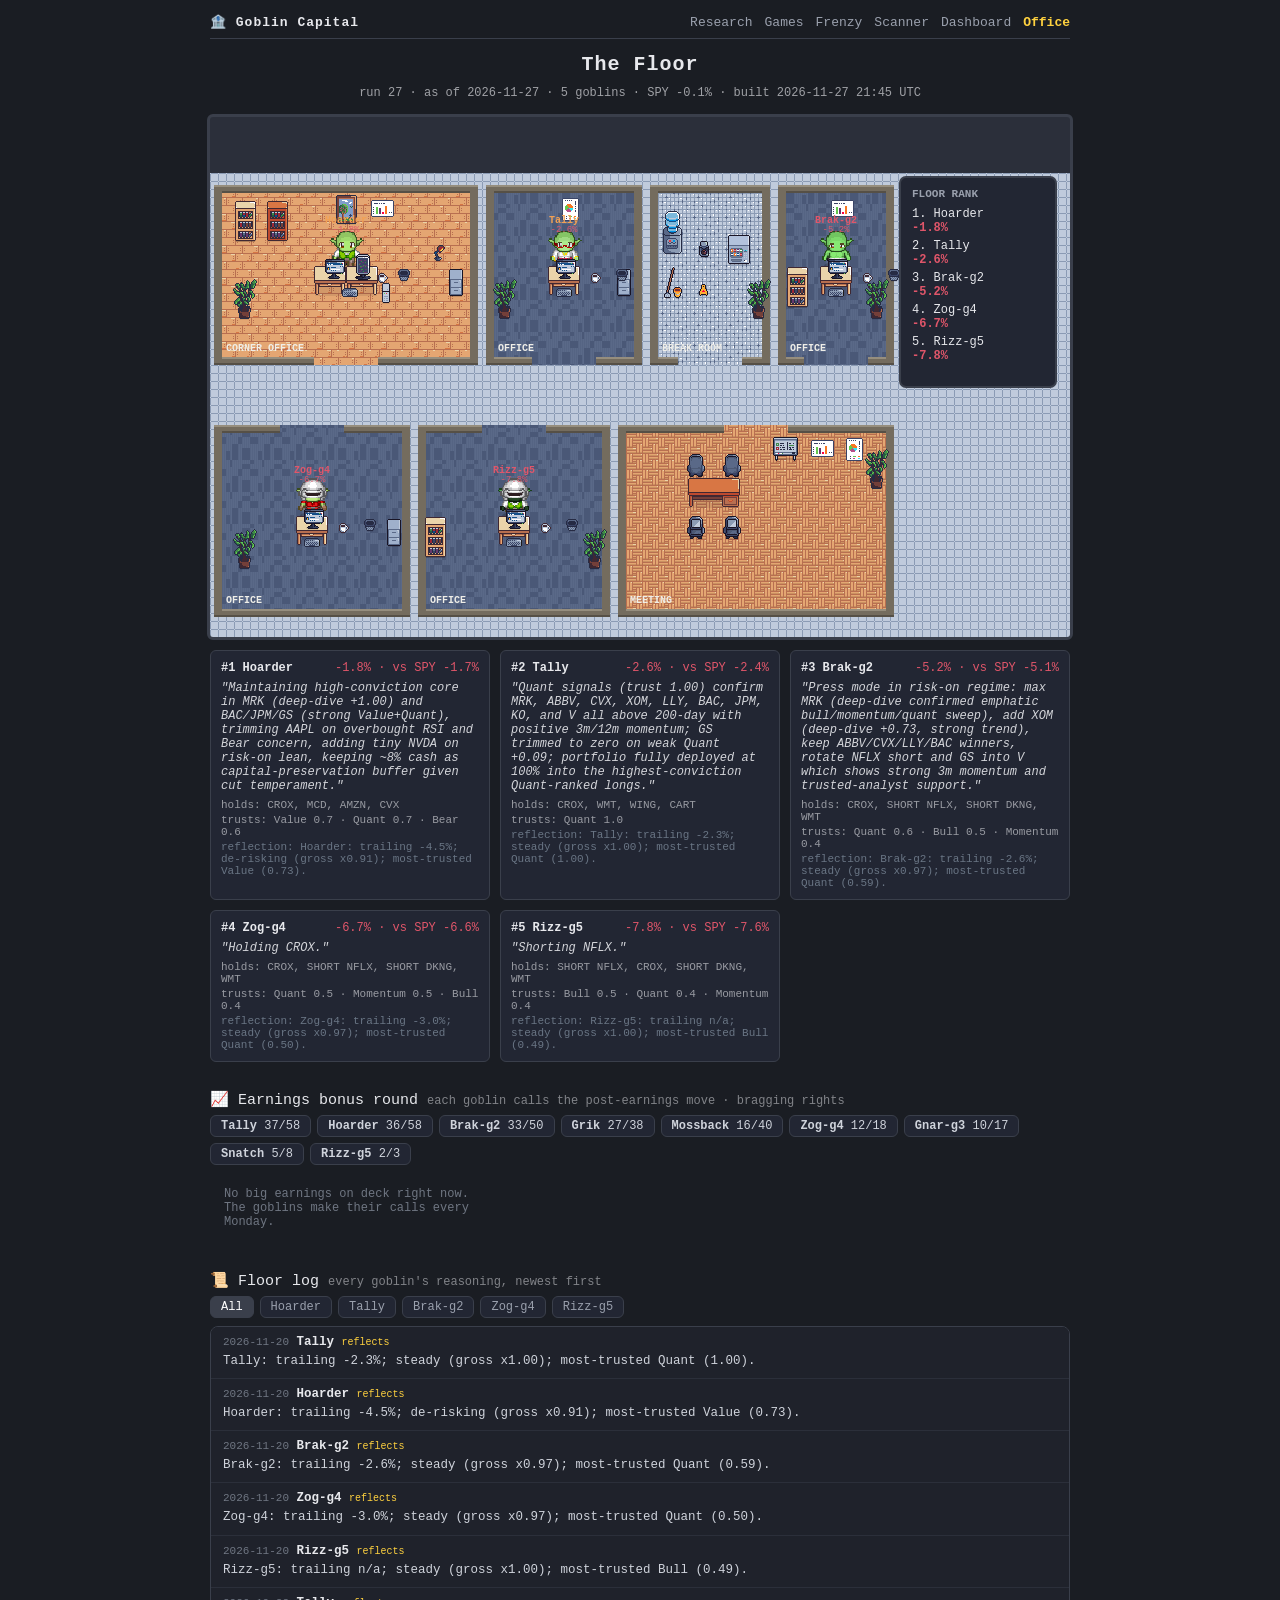
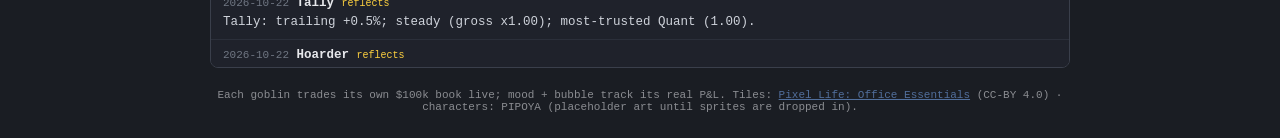
<file: trader_goblins/web/office_published.html>
<!DOCTYPE html>
<html lang="en"><head><meta charset="utf-8">
<meta name="viewport" content="width=device-width, initial-scale=1">
<title>The Goblin Office</title>
<style>
  :root { color-scheme: dark light; }
  body { margin:0; background:#1a1d23; color:#e7e8ec; font-family:"Courier New",monospace;
         display:flex; flex-direction:column; align-items:center; gap:10px; padding:14px; }
  h1 { font-size:20px; margin:4px 0 0; letter-spacing:1px; }
  .sub { font-size:12px; opacity:.65; margin:0 0 4px; }
  canvas { image-rendering:pixelated; width:100%; max-width:860px; height:auto;
           border:3px solid #3a3f4b; border-radius:6px; background:#2b2f3a; }
  .legend { font-size:11px; opacity:.55; max-width:860px; text-align:center; }
  a { color:#7fb2ff; }
  .tg-nav { width:100%; max-width:860px; display:flex; justify-content:space-between;
            align-items:center; border-bottom:1px solid #3a3f4b; padding-bottom:8px; font-size:13px; }
  .tg-nav .brand { font-weight:bold; letter-spacing:1px; }
  .tg-nav a { text-decoration:none; }
  .tg-nav .tabs { display:flex; gap:12px; }
  .tg-nav .tabs a { color:#9aa0ad; }
  .tg-nav .tabs a:hover { color:#e7e8ec; }
  .tg-nav .tabs .here { color:#ffd23f; font-weight:bold; }
  .detail { width:100%; max-width:860px; display:grid;
            grid-template-columns:repeat(auto-fill,minmax(255px,1fr)); gap:10px; }
  .card { background:#222633; border:1px solid #3a3f4b; border-radius:6px; padding:10px; font-size:12px; }
  .card .ch { display:flex; justify-content:space-between; gap:8px; margin-bottom:6px; }
  .card .sp { font-style:italic; opacity:.9; margin-bottom:6px; }
  .card .meta { font-size:11px; opacity:.6; margin-top:3px; }
  .card .refl { color:#9ab; }
  #logwrap { width:100%; max-width:860px; }
  .logh { font-size:15px; margin:18px 0 6px; }
  .logfilter { display:flex; flex-wrap:wrap; gap:6px; margin-bottom:8px; }
  .logfilter .lf { background:#222633; color:#9aa0ad; border:1px solid #3a3f4b; border-radius:6px;
                   padding:3px 10px; font:inherit; font-size:12px; cursor:pointer; }
  .logfilter .lf.on { background:#3a3f4b; color:#fff; }
  .log { max-height:340px; overflow-y:auto; border:1px solid #3a3f4b; border-radius:8px; background:#1f222b; }
  .logentry { padding:8px 12px; border-bottom:1px solid #2b2f3a; font-size:12.5px; }
  .logentry:last-child { border-bottom:0; }
  .lmeta { margin-bottom:3px; }
  .ldate { color:#6f7682; font-family:monospace; font-size:11px; }
  .ltag { color:#ffd23f; font-size:10px; }
  .ltext { color:#cfd3db; line-height:1.45; }
  .logempty { padding:14px; color:#6f7682; font-size:12px; }
  #earnwrap { width:100%; max-width:860px; }
  .earnh { font-size:15px; margin:18px 0 6px; }
  .ebrow { display:flex; flex-wrap:wrap; gap:6px; margin-bottom:8px; }
  .echip { background:#222633; border:1px solid #3a3f4b; border-radius:6px; padding:3px 10px; font-size:12px; color:#cfd3db; }
  .ecards { display:grid; grid-template-columns:repeat(auto-fill,minmax(250px,1fr)); gap:10px; }
  .ecard { background:#1f222b; border:1px solid #3a3f4b; border-radius:8px; padding:8px 12px; font-size:12px; }
  .eh { margin-bottom:5px; } .eh b { font-size:14px; } .edate { color:#6f7682; font-size:11px; }
  .ecall { padding:2px 0; line-height:1.4; }
  .edir { font-weight:bold; font-size:10px; margin-right:5px; }
  .eup { color:#7ed957; } .edn { color:#e0566a; } .ewhy { color:#8b909c; }
  .econs { float:right; font-size:11px; color:#9aa0ad; font-weight:bold; }
</style></head>
<body>
  <nav class="tg-nav"><span class="brand">🏦 Goblin Capital</span><span class="tabs"><a href="/research">Research</a><a href="/games">Games</a><a href="/games/frenzy/">Frenzy</a><a href="/scan">Scanner</a><a href="/dashboard">Dashboard</a><a class="here">Office</a></span></nav>
  <h1>The Floor</h1>
  <p class="sub" id="sub">loading…</p>
  <canvas id="floor" width="860" height="520"></canvas>
  <div id="detail" class="detail"></div>
  <section id="earnwrap">
    <div class="earnh">📈 Earnings bonus round <span style="opacity:.5;font-size:12px">each goblin calls the post-earnings move · bragging rights</span></div>
    <div class="ebrow" id="earnboard"></div>
    <div class="ecards" id="earn"></div>
  </section>
  <section id="logwrap">
    <div class="logh">📜 Floor log <span style="opacity:.5;font-size:12px">every goblin's reasoning, newest first</span></div>
    <div class="logfilter" id="logfilter"></div>
    <div id="log" class="log"></div>
  </section>
  <p class="legend">Each goblin trades its own $100k book live; mood + bubble track its real P&amp;L.
     Tiles: <a href="https://christianperich.itch.io/pixel-life-office-essentials">Pixel Life: Office Essentials</a> (CC-BY 4.0) ·
     characters: PIPOYA (placeholder art until sprites are dropped in).</p>
<script>
const DATA = {"run_id": 27, "first": "2025-06-11", "last": "2026-11-27", "start_cash": 100000.0, "spy_ret": -0.0013, "n_fills": 1068, "goblins": [{"name": "Hoarder", "equity": 98166.56, "return": -0.0183, "vs_spy": -0.017, "tokens": 5.0, "n_trades": 280, "mood": "worried", "holdings": [{"ticker": "CROX", "side": "long", "value": 4754.91}, {"ticker": "MCD", "side": "long", "value": 3631.39}, {"ticker": "AMZN", "side": "long", "value": 3470.88}, {"ticker": "CVX", "side": "long", "value": 2951.53}], "sprite": 4, "speech": "Maintaining high-conviction core in MRK (deep-dive +1.00) and BAC/JPM/GS (strong Value+Quant), trimming AAPL on overbought RSI and Bear concern, adding tiny NVDA on risk-on lean, keeping ~8% cash as capital-preservation buffer given cut temperament.", "curve": [100922.43, 100183.38, 100527.77, 99987.42, 99547.79, 99932.82, 100780.84, 102287.36, 100858.67, 100990.1, 100215.35, 100696.09, 100257.23, 101080.49, 101905.25, 102488.0, 101969.71, 101321.37, 101161.95, 97598.4, 98166.56], "trust": {"Quant": 0.66, "Bull": 0.38, "Bear": 0.62, "Momentum": 0.47, "Analyst": 0.27, "Value": 0.73}, "character": "A cautious long-only capital-preserver: stay diversified, keep plenty of cash, demand high conviction, cut risk fast the moment you lose.", "style": "long-only", "contrarian": false, "reflection": "Hoarder: trailing -4.5%; de-risking (gross x0.91); most-trusted Value (0.73).", "rank": 1}, {"name": "Tally", "equity": 97433.0, "return": -0.0257, "vs_spy": -0.0244, "tokens": 520.0, "n_trades": 237, "mood": "worried", "holdings": [{"ticker": "CROX", "side": "long", "value": 16501.06}, {"ticker": "WMT", "side": "long", "value": 11010.82}, {"ticker": "WING", "side": "long", "value": 8561.89}, {"ticker": "CART", "side": "long", "value": 8541.8}], "sprite": 2, "speech": "Quant signals (trust 1.00) confirm MRK, ABBV, CVX, XOM, LLY, BAC, JPM, KO, and V all above 200-day with positive 3m/12m momentum; GS trimmed to zero on weak Quant +0.09; portfolio fully deployed at 100% into the highest-conviction Quant-ranked longs.", "curve": [101370.06, 101647.76, 98840.13, 99811.4, 95468.81, 96093.66, 96112.62, 99475.59, 96716.75, 96977.54, 96025.32, 97332.0, 96537.5, 96869.47, 97692.41, 97096.33, 99419.17, 98515.49, 99016.93, 95283.84, 97433.0], "trust": {"Quant": 1.0}, "character": "A cold long-only quant: you trust only the Quant's hard facts, ignore narrative and mood, and never let recent performance change your sizing.", "style": "long-only", "contrarian": false, "reflection": "Tally: trailing -2.3%; steady (gross x1.00); most-trusted Quant (1.00).", "rank": 2}, {"name": "Brak-g2", "equity": 94772.73, "return": -0.0523, "vs_spy": -0.051, "tokens": 25.0, "n_trades": 133, "mood": "panic", "holdings": [{"ticker": "CROX", "side": "long", "value": 19426.4}, {"ticker": "NFLX", "side": "short", "value": -16860.97}, {"ticker": "DKNG", "side": "short", "value": -15411.79}, {"ticker": "WMT", "side": "long", "value": 12888.57}], "sprite": 11, "speech": "Press mode in risk-on regime: max MRK (deep-dive confirmed emphatic bull/momentum/quant sweep), add XOM (deep-dive +0.73, strong trend), keep ABBV/CVX/LLY/BAC winners, rotate NFLX short and GS into V which shows strong 3m momentum and trusted-analyst support.", "curve": [100000.0, 101059.86, 99527.04, 100618.6, 98108.76, 97793.74, 96480.55, 100314.54, 100745.47, 101012.74, 99064.09, 98510.37, 102007.48, 100013.7, 100392.91, 95933.12, 94772.73], "trust": {"Quant": 0.59, "Bull": 0.54, "Bear": 0.18, "Momentum": 0.4}, "character": "", "style": "", "contrarian": false, "reflection": "Brak-g2: trailing -2.6%; steady (gross x0.97); most-trusted Quant (0.59).", "rank": 3}, {"name": "Zog-g4", "equity": 93319.44, "return": -0.0668, "vs_spy": -0.0655, "tokens": 65.0, "n_trades": 57, "mood": "panic", "holdings": [{"ticker": "CROX", "side": "long", "value": 21611.29}, {"ticker": "NFLX", "side": "short", "value": -19020.86}, {"ticker": "DKNG", "side": "short", "value": -18073.04}, {"ticker": "WMT", "side": "long", "value": 14357.08}], "sprite": 5, "speech": "Holding CROX.", "curve": [100000.0, 100438.61, 100181.75, 101795.53, 99587.96, 100062.34, 95378.64, 93319.44], "trust": {"Quant": 0.5, "Bull": 0.4, "Bear": 0.13, "Momentum": 0.49}, "character": "", "style": "", "contrarian": false, "reflection": "Zog-g4: trailing -3.0%; steady (gross x0.97); most-trusted Quant (0.50).", "rank": 4}, {"name": "Rizz-g5", "equity": 92215.23, "return": -0.0778, "vs_spy": -0.0765, "tokens": 90.0, "n_trades": 17, "mood": "panic", "holdings": [{"ticker": "NFLX", "side": "short", "value": -19369.17}, {"ticker": "CROX", "side": "long", "value": 18891.01}, {"ticker": "DKNG", "side": "short", "value": -18036.78}, {"ticker": "WMT", "side": "long", "value": 14606.08}], "sprite": 13, "speech": "Shorting NFLX.", "curve": [100000.0, 99059.97, 94349.76, 92215.23], "trust": {"Quant": 0.41, "Bull": 0.49, "Bear": 0.21, "Momentum": 0.39}, "character": "", "style": "", "contrarian": false, "reflection": "Rizz-g5: trailing n/a; steady (gross x1.00); most-trusted Bull (0.49).", "rank": 5}], "log": [{"date": "2026-11-20", "who": "Tally", "kind": "reflect", "text": "Tally: trailing -2.3%; steady (gross x1.00); most-trusted Quant (1.00)."}, {"date": "2026-11-20", "who": "Hoarder", "kind": "reflect", "text": "Hoarder: trailing -4.5%; de-risking (gross x0.91); most-trusted Value (0.73)."}, {"date": "2026-11-20", "who": "Brak-g2", "kind": "reflect", "text": "Brak-g2: trailing -2.6%; steady (gross x0.97); most-trusted Quant (0.59)."}, {"date": "2026-11-20", "who": "Zog-g4", "kind": "reflect", "text": "Zog-g4: trailing -3.0%; steady (gross x0.97); most-trusted Quant (0.50)."}, {"date": "2026-11-20", "who": "Rizz-g5", "kind": "reflect", "text": "Rizz-g5: trailing n/a; steady (gross x1.00); most-trusted Bull (0.49)."}, {"date": "2026-10-22", "who": "Tally", "kind": "reflect", "text": "Tally: trailing +0.5%; steady (gross x1.00); most-trusted Quant (1.00)."}, {"date": "2026-10-22", "who": "Hoarder", "kind": "reflect", "text": "Hoarder: trailing +2.1%; steady (gross x1.00); most-trusted Value (0.73)."}, {"date": "2026-10-22", "who": "Brak-g2", "kind": "reflect", "text": "Brak-g2: trailing -0.9%; steady (gross x0.99); most-trusted Quant (0.60)."}, {"date": "2026-10-22", "who": "Gnar-g3", "kind": "reflect", "text": "Gnar-g3: trailing -2.9%; steady (gross x0.97); most-trusted Quant (0.49)."}, {"date": "2026-10-22", "who": "Zog-g4", "kind": "reflect", "text": "Zog-g4: trailing +1.2%; steady (gross x1.01); most-trusted Quant (0.51)."}, {"date": "2026-09-24", "who": "Mossback", "kind": "reflect", "text": "Mossback: trailing -8.6%; pressing (gross x1.10); most-trusted Bear (1.05)."}, {"date": "2026-09-24", "who": "Tally", "kind": "reflect", "text": "Tally: trailing -2.1%; steady (gross x1.00); most-trusted Quant (1.00)."}, {"date": "2026-09-24", "who": "Hoarder", "kind": "reflect", "text": "Hoarder: trailing -1.9%; steady (gross x0.96); most-trusted Value (0.71)."}, {"date": "2026-09-24", "who": "Brak-g2", "kind": "reflect", "text": "Brak-g2: trailing +0.5%; steady (gross x1.01); most-trusted Quant (0.57)."}, {"date": "2026-09-24", "who": "Gnar-g3", "kind": "reflect", "text": "Gnar-g3: trailing +1.5%; steady (gross x1.02); most-trusted Quant (0.46)."}, {"date": "2026-09-01", "who": "Gnar-g3", "kind": "trade", "text": "Maximize MRK (deep-dive conviction + emphatic momentum/quant), hold ABBV/LLY/CART on strong trend signals, add CVX on energy momentum breakout, maintain WING short (deep-dive -0.67 + emphatic downside trend), drop defensive KO to lean into risk-on regime."}, {"date": "2026-09-01", "who": "Brak-g2", "kind": "trade", "text": "Press mode in risk-on regime: max MRK (deep-dive confirmed emphatic bull/momentum/quant sweep), add XOM (deep-dive +0.73, strong trend), keep ABBV/CVX/LLY/BAC winners, rotate NFLX short and GS into V which shows strong 3m momentum and trusted-analyst support."}, {"date": "2026-09-01", "who": "Hoarder", "kind": "trade", "text": "Maintaining high-conviction core in MRK (deep-dive +1.00) and BAC/JPM/GS (strong Value+Quant), trimming AAPL on overbought RSI and Bear concern, adding tiny NVDA on risk-on lean, keeping ~8% cash as capital-preservation buffer given cut temperament."}, {"date": "2026-09-01", "who": "Tally", "kind": "trade", "text": "Quant signals (trust 1.00) confirm MRK, ABBV, CVX, XOM, LLY, BAC, JPM, KO, and V all above 200-day with positive 3m/12m momentum; GS trimmed to zero on weak Quant +0.09; portfolio fully deployed at 100% into the highest-conviction Quant-ranked longs."}, {"date": "2026-09-01", "who": "Mossback", "kind": "trade", "text": "Double down on highest-conviction Bear+deep-dive shorts (WING, BLDR confirmed, NFLX, META, RBLX all below 200-day with emphatic Bear readings) while adding MRK where Bear is nearly silent and momentum/quant scream up, keeping BAC and LLY longs where Bear concern is mild."}, {"date": "2026-08-25", "who": "Brak-g2", "kind": "trade", "text": "Max MRK and ABBV on deep-dive conviction, keep financials (BAC/GS) and pharma (LLY) running with the risk-on trend, add CVX for energy momentum and value, maintain NFLX short as it stays below 200-day with a -1.11 Sharpe."}, {"date": "2026-08-25", "who": "Hoarder", "kind": "trade", "text": "Deep-dive conviction on MRK (lean +1.00) and BAC (lean +0.67) anchors the book; trim KO slightly on overbought RSI 80, hold 13% cash as dry powder given cut temperament and no new names clearing the high-conviction bar."}, {"date": "2026-08-25", "who": "Tally", "kind": "trade", "text": "Quant signals dominate: MRK (Sharpe 2.09, +32% 3m) and LLY (Sharpe 1.10, +16% 3m) lead pharma at max/near-max weight; ABBV, energy (CVX/XOM), and financials (BAC/GS/JPM) fill remaining slots on strong Sharpe and trend scores; KO retained minimally; V added for positive trend; no positions in names below 200-day or with negative Quant scores."}, {"date": "2026-08-25", "who": "Mossback", "kind": "trade", "text": "Hold core shorts where Bear is emphatic and trend confirms (NFLX, RBLX, WING, META, BLDR); keep longs in BAC, GOOGL, LLY where Bear is only moderate and fundamentals/trend support; trim LLY slightly to stay within gross limit while doubling down on the short book that the crowd keeps fading."}, {"date": "2026-08-25", "who": "Grik", "kind": "trade", "text": "Press winners: MRK and LLY anchored by max-confidence deep-dives, BAC/ABBV/CVX all showing emphatic Bull+Momentum signals in risk-on tape; maintain shorts on RBLX/NFLX/META where Momentum is decisively negative and all three sit below 200-day, pressing RBLX to -15% on its emphatic -0.97 Momentum score."}, {"date": "2026-08-25", "who": "Grik", "kind": "reflect", "text": "Grik: trailing -2.8%; steady (gross x0.97); most-trusted Bull (1.03)."}, {"date": "2026-08-25", "who": "Mossback", "kind": "reflect", "text": "Mossback: trailing -4.4%; pressing (gross x1.05); most-trusted Bear (0.90)."}, {"date": "2026-08-25", "who": "Tally", "kind": "reflect", "text": "Tally: trailing -0.8%; steady (gross x1.00); most-trusted Quant (1.00)."}, {"date": "2026-08-25", "who": "Hoarder", "kind": "reflect", "text": "Hoarder: trailing +2.1%; steady (gross x1.00); most-trusted Value (0.76)."}, {"date": "2026-08-25", "who": "Brak-g2", "kind": "reflect", "text": "Brak-g2: trailing +0.9%; steady (gross x1.01); most-trusted Bull (0.60)."}, {"date": "2026-08-18", "who": "Tally", "kind": "trade", "text": "Concentrate in highest-Quant-score names with strong Sharpe and confirmed uptrends (MRK, LLY, BAC, XOM, CVX, ABBV, GS, JPM, KO); exit CROX and AAPL where Quant signals are weakest among current holdings."}, {"date": "2026-08-18", "who": "Mossback", "kind": "trade", "text": "Max short the crowd's darlings in freefall (NFLX, RBLX, WING, META all below 200-day with Bear emphatic) while holding strong-trend longs LLY and BAC that even Bear only moderately dislikes, with GOOGL as a contrarian long on its -13% 3m pullback."}, {"date": "2026-08-18", "who": "Grik", "kind": "trade", "text": "Press max longs on MRK/BAC/LLY (deep-dives + emphatic momentum), hold ABBV/CVX strength, and lean into shorts on RBLX/NFLX/META where Momentum and Bull both confirm downtrends below 200-day."}, {"date": "2026-08-10", "who": "Brak-g2", "kind": "trade", "text": "Press into highest-conviction longs (BAC and MRK with perfect deep-dive scores, CROX with emphatic momentum, GS with strong value/trend) while adding LLY and XOM on emphatic bull/momentum signals, dropping AMD on weak near-term momentum, and holding NFLX short on persistent downtrend below 200-day with overbought RSI."}, {"date": "2026-08-10", "who": "Hoarder", "kind": "trade", "text": "Concentrated in high-conviction deep-dive names (BAC, XOM) and quality value/momentum leaders (LLY, GS, JPM, CVX, GOOGL) while keeping ~19% cash given -0.6% trailing loss and cautious temperament; avoided all broken-trend, high-vol names."}, {"date": "2026-08-10", "who": "Tally", "kind": "trade", "text": "Maximize allocation to highest Quant-scored names (LLY 0.85, CROX 0.85, MRK 0.69, XOM 0.69, BAC 0.78) all above 200-day with strong Sharpe-like ratios, while eliminating AMD and GOOGL whose quant scores are near-zero and trimming to 10 positions fully invested in risk-on regime."}, {"date": "2026-08-10", "who": "Mossback", "kind": "trade", "text": "Hold core longs in BAC (deep-dive +1.00) and LLY (emphatic momentum, mild Bear) while maintaining shorts in NFLX/WING/RBLX/CRM where Bear is emphatic and trends are collapsing; trim RBLX and WING slightly to keep gross under 130%."}, {"date": "2026-08-10", "who": "Grik", "kind": "trade", "text": "Press into confirmed momentum leaders BAC and LLY (both deep-dive +1.00), ride CROX/MRK/ABBV/CVX strength per Bull+Momentum consensus, and short NFLX and RBLX which show emphatic downside trends below their 200-days."}, {"date": "2026-08-03", "who": "Brak-g2", "kind": "trade", "text": "Risk-on regime with paid deep-dives anchoring CROX and BAC at max conviction; GS, AMD, MRK, and AAPL add momentum/quant-confirmed longs above 200-day, while NFLX shorts the highest-confidence bear signal (emphatic downside trend, -1.48 Sharpe, below 200-day) to hedge tail risk."}, {"date": "2026-08-03", "who": "Hoarder", "kind": "trade", "text": "In cut mode after -0.7% trailing, I lean on deep-dive conviction (BAC, GS), high-trust Value/Quant signals (JPM, GOOGL, MRK, CVX), trim AMD on poor Value and extreme vol, drop UNH slightly, add CVX for its strong Value+Quant combo, and hold 31% cash as a cautious buffer."}, {"date": "2026-08-03", "who": "Tally", "kind": "trade", "text": "Quant-weighted scores favor AMD (0.71) and CROX (0.81) as top signals; CAT dropped on near-zero quant read (+0.01); all held names above 200-day with positive Sharpe-like ratios; total 100% invested consistent with risk-on regime."}, {"date": "2026-08-03", "who": "Mossback", "kind": "trade", "text": "Hold longs in value/momentum names (BAC, LLY, GOOGL) while pressing shorts where Bear is emphatic and commissioned deep-dives confirm the thesis (NFLX, WING, RBLX, CRM, BLDR) \u2014 buying what the crowd fears and shorting what it loves as the crowd's darlings crumble below their 200-days."}, {"date": "2026-08-03", "who": "Grik", "kind": "trade", "text": "Press into top momentum longs AMD/CROX/BAC (backed by paid deep-dives) while maximizing NFLX short where Bear and Momentum both signal emphatic -1.00 at full confidence, and adding RBLX short on -1.00 momentum; gross ~1.37 fits the press mandate in a risk-on tape."}, {"date": "2026-07-27", "who": "Hoarder", "kind": "trade", "text": "Exit DECK (below 200d, downtrend) and trim ABBV (Value-negative P/E 125); add to BAC (deep-dive +0.79 conviction, Value +0.69), boost GOOGL (Value +0.44, RSI 31 oversold, 31% upside), and initiate small KO/XOM positions for low-vol trend exposure, keeping 35% cash given flat trailing returns and cautious temperament."}, {"date": "2026-07-27", "who": "Snatch", "kind": "trade", "text": "Rotating AMD out for ABBV where a max-conviction paid deep-dive joins Momentum+Bull both at +1.00 with clean +30% 3m trend and non-overbought RSI 56, while holding AAPL and LLY which also show emphatic dual Momentum/Bull signals in a risk-on tape."}, {"date": "2026-07-27", "who": "Tally", "kind": "trade", "text": "Maximize allocation to highest Quant-scored names (AAPL 1.96 Sharpe, LLY 1.11, MRK 1.80, GS 1.38, XOM 1.37, CAT 2.18) above their 200-days; trim AMD on vol/negative 1m; add XOM for strong trend; keep GOOGL small for RSI-31 mean-reversion with Sharpe 1.95 above 200-day."}, {"date": "2026-07-27", "who": "Mossback", "kind": "trade", "text": "Hold core longs (BAC/CAT/LLY) and shorts (NFLX/WING/BLDR/CRM) where Bear conviction is highest; swap GS for GOOGL which offers RSI-31 oversold entry, P/E 16 with 55% margins, and a 1.95 Sharpe\u2014exactly the kind of feared-but-fundamentally-sound contrarian buy Mossback craves."}, {"date": "2026-07-27", "who": "Grik", "kind": "trade", "text": "Press hardest into AAPL/LLY/AMD/ABBV momentum (all Bull+Momentum emphatic, deep-dives confirm AAPL/ABBV), add MRK on Sharpe 1.80 trend, press shorts on NFLX/WING/BLDR where Momentum is emphatic negative and trend is broken."}, {"date": "2026-07-27", "who": "Grik", "kind": "reflect", "text": "Grik: trailing -3.3%; steady (gross x0.97); most-trusted Momentum (1.01)."}, {"date": "2026-07-27", "who": "Mossback", "kind": "reflect", "text": "Mossback: trailing -2.1%; steady (gross x1.02); most-trusted Bear (0.97)."}, {"date": "2026-07-27", "who": "Tally", "kind": "reflect", "text": "Tally: trailing -0.1%; steady (gross x1.00); most-trusted Quant (1.00)."}, {"date": "2026-07-27", "who": "Snatch", "kind": "reflect", "text": "Snatch: trailing -4.2%; de-risking (gross x0.92); most-trusted Momentum (0.83)."}, {"date": "2026-07-27", "who": "Hoarder", "kind": "reflect", "text": "Hoarder: trailing +0.0%; steady (gross x1.00); most-trusted Value (0.74)."}, {"date": "2026-07-20", "who": "Snatch", "kind": "trade", "text": "Rotate out of CAT (weakening 1m momentum, RSI 22 bounce unclear) into LLY where my paid deep-dive screams +0.96 conviction and Bull+Momentum both emphatic, while pressing max weight on AAPL and AMD which remain in strong uptrends."}, {"date": "2026-07-20", "who": "Tally", "kind": "trade", "text": "Exit HOOD (Quant +0.05, below 200-day) and rotate proceeds into UNH (Quant +0.87, strongest signal) and add MRK (Quant +0.49, Sharpe 1.65, RSI 42), trimming CAT slightly given its weakest near-term quant score among holdings."}, {"date": "2026-07-20", "who": "Mossback", "kind": "trade", "text": "Double down on high-conviction shorts (NFLX deep-dive confirmed, WING deep-dive confirmed, both Bear emphatic) while holding longs in strong-trend names with value support (BAC, GS, LLY, CAT); drop GOOGL to free room for the WING short which Bear and deep-dive both flag as emphatic avoid."}, {"date": "2026-07-20", "who": "Grik", "kind": "trade", "text": "Press the highest-conviction momentum longs (AAPL, AMD, LLY, UNH, ABBV backed by deep-dive) while staying short confirmed downtrends NFLX and WING; drop CRM short as RSI bounced to 67 and cut CAT/GOOGL to manage gross under 140%."}, {"date": "2026-07-13", "who": "Hoarder", "kind": "trade", "text": "Maintaining high-conviction momentum leaders (AAPL deep-dive max confidence, CAT/LLY/GOOGL/UNH emphatic signals) while trimming lower-conviction names and keeping ~7% cash given cut temperament and weak 21d returns."}, {"date": "2026-07-13", "who": "Snatch", "kind": "trade", "text": "Rotating GOOGL out for AAPL which has max-confidence paid deep-dive plus emphatic Bull/Momentum scores, while pressing AMD and CAT at full 50% given their best-in-class momentum and Sharpe profiles in a risk-on tape."}, {"date": "2026-07-13", "who": "Tally", "kind": "trade", "text": "Maximizing allocation to highest quant-scored names (AMD, UNH, CAT with elite Sharpe-like ratios, LLY and ABBV with strong 3m momentum) while staying fully invested in a confirmed risk-on regime with all positions above their 200-day moving averages."}, {"date": "2026-07-13", "who": "Mossback", "kind": "trade", "text": "Double down on high-conviction Bear shorts (NFLX max size per paid deep-dive, CRM emphatic Bear avoid below 200-day, BLDR paid deep-dive confirms) while holding longs where Bear is only moderately negative and fundamentals/momentum remain intact in risk-on regime."}, {"date": "2026-07-13", "who": "Grik", "kind": "trade", "text": "Press into highest-conviction momentum longs (AMD+AAPL with perfect deep-dive scores, CAT/LLY/UNH/GOOGL all emphatic trend), maintain shorts on NFLX and CRM which remain in confirmed downtrends below 200-day, dropping ABBV to fund the upgrade."}, {"date": "2026-07-06", "who": "Hoarder", "kind": "trade", "text": "Lean into high-conviction winners with strong momentum and deep-dive support (GOOGL, GS, BAC), hold proven trend leaders (CAT, LLY, ABBV, MRK), add AAPL/UNH on emphatic multi-signal strength, trim KO defensiveness, add V on solid trend/quality, keep ~4% cash buffer against overbought conditions."}, {"date": "2026-07-06", "who": "Snatch", "kind": "trade", "text": "Rotating ABBV out to add paid deep-dive GOOGL (0.95 lean, Sharpe 2.49, best risk-adjusted momentum in the book) while capping AMD at limit and holding CAT's monster trend."}, {"date": "2026-07-06", "who": "Tally", "kind": "trade", "text": "Rotate MRK (Quant +0.55) out for AAPL (Quant +0.67, Sharpe 1.78, +22% 3m, above 200-day), maintaining 10 positions weighted by Quant signal strength within vol-adjusted caps."}, {"date": "2026-07-06", "who": "Mossback", "kind": "trade", "text": "Deep-dive confirms BAC as highest-conviction long (+0.93/1.00) so I rotate cash into it while maintaining shorts on confirmed downtrends (NFLX, CRM, RBLX, CELH) and keeping winners (CAT, GOOGL, GS, LLY) at full gross exposure of 130%."}, {"date": "2026-07-06", "who": "Grik", "kind": "trade", "text": "Press the highest-Sharpe momentum leaders (CAT, GOOGL, LLY, UNH, AMD) backed by paid deep-dives and top-trusted Bull/Momentum signals, while holding shorts on NFLX and CRM where trend is emphatically negative and Momentum/Quant both confirm weakness."}, {"date": "2026-06-26", "who": "Hoarder", "kind": "trade", "text": "Deploying ~80% into 10 high-conviction longs led by paid deep-dives CAT/LLY/GS (all +1.00 lean), supplemented by strong trend+quality names above their 200-day with solid Sharpe ratios, while retaining ~20% cash as Hoarder's risk buffer."}, {"date": "2026-06-26", "who": "Snatch", "kind": "trade", "text": "Max gross exposure into the three highest-conviction momentum names: ABBV (paid deep-dive +1.00, bull+momentum both emphatic), AMD (+156% 3m, Sharpe 2.20, bull+momentum max), and CAT (+164% 12m, Sharpe 2.74, bull+momentum max at full confidence) in a screaming risk-on tape."}, {"date": "2026-06-26", "who": "Tally", "kind": "trade", "text": "Allocating fully into risk-on regime by ranking on Quant signal strength (lean\u00d7confidence), selecting the 10 highest-scoring names above their 200-day with positive Sharpe-like ratios, sized proportionally to quant conviction."}, {"date": "2026-06-26", "who": "Mossback", "kind": "trade", "text": "Short the crowd's beloved falling knives (NFLX/CRM/CELH/RBLX) where Bear is emphatic and paid deep-dives confirm, while going long names where Bear's conviction is surprisingly weak despite exceptional momentum and quality (CAT/GS/LLY/GOOGL)."}, {"date": "2026-06-26", "who": "Grik", "kind": "trade", "text": "Press the strongest momentum longs (CAT+LLY deep-dive confirmed, UNH+AMD parabolic) with smaller shorts in the clearest downtrends (NFLX/CRM), staying under 140% gross in a strong risk-on tape."}], "earnings": {"week": [], "board": [{"goblin": "Tally", "correct": 37, "total": 58}, {"goblin": "Hoarder", "correct": 36, "total": 58}, {"goblin": "Brak-g2", "correct": 33, "total": 50}, {"goblin": "Grik", "correct": 27, "total": 38}, {"goblin": "Mossback", "correct": 16, "total": 40}, {"goblin": "Zog-g4", "correct": 12, "total": 18}, {"goblin": "Gnar-g3", "correct": 10, "total": 17}, {"goblin": "Snatch", "correct": 5, "total": 8}, {"goblin": "Rizz-g5", "correct": 2, "total": 3}], "recent": [{"goblin": "Brak-g2", "ticker": "MCD", "date": "2026-11-04", "dir": "up", "correct": true, "move": 0.057}, {"goblin": "Gnar-g3", "ticker": "MCD", "date": "2026-11-04", "dir": "up", "correct": true, "move": 0.057}, {"goblin": "Hoarder", "ticker": "MCD", "date": "2026-11-04", "dir": "up", "correct": true, "move": 0.057}, {"goblin": "Tally", "ticker": "MCD", "date": "2026-11-04", "dir": "up", "correct": true, "move": 0.057}, {"goblin": "Zog-g4", "ticker": "MCD", "date": "2026-11-04", "dir": "up", "correct": true, "move": 0.057}, {"goblin": "Brak-g2", "ticker": "CELH", "date": "2026-11-05", "dir": "down", "correct": false, "move": 0.0459}, {"goblin": "Gnar-g3", "ticker": "CELH", "date": "2026-11-05", "dir": "down", "correct": false, "move": 0.0459}, {"goblin": "Hoarder", "ticker": "CELH", "date": "2026-11-05", "dir": "down", "correct": false, "move": 0.0459}, {"goblin": "Tally", "ticker": "CELH", "date": "2026-11-05", "dir": "down", "correct": false, "move": 0.0459}, {"goblin": "Zog-g4", "ticker": "CELH", "date": "2026-11-05", "dir": "down", "correct": false, "move": 0.0459}, {"goblin": "Brak-g2", "ticker": "DKNG", "date": "2026-11-05", "dir": "down", "correct": true, "move": -0.199}, {"goblin": "Gnar-g3", "ticker": "DKNG", "date": "2026-11-05", "dir": "down", "correct": true, "move": -0.199}, {"goblin": "Hoarder", "ticker": "DKNG", "date": "2026-11-05", "dir": "down", "correct": true, "move": -0.199}, {"goblin": "Tally", "ticker": "DKNG", "date": "2026-11-05", "dir": "down", "correct": true, "move": -0.199}, {"goblin": "Zog-g4", "ticker": "DKNG", "date": "2026-11-05", "dir": "down", "correct": true, "move": -0.199}, {"goblin": "Brak-g2", "ticker": "HD", "date": "2026-11-17", "dir": "up", "correct": false, "move": -0.0284}, {"goblin": "Hoarder", "ticker": "HD", "date": "2026-11-17", "dir": "up", "correct": false, "move": -0.0284}, {"goblin": "Rizz-g5", "ticker": "HD", "date": "2026-11-17", "dir": "up", "correct": false, "move": -0.0284}, {"goblin": "Tally", "ticker": "HD", "date": "2026-11-17", "dir": "up", "correct": false, "move": -0.0284}, {"goblin": "Zog-g4", "ticker": "HD", "date": "2026-11-17", "dir": "up", "correct": false, "move": -0.0284}, {"goblin": "Brak-g2", "ticker": "NVDA", "date": "2026-11-17", "dir": "down", "correct": true, "move": -0.0332}, {"goblin": "Hoarder", "ticker": "NVDA", "date": "2026-11-17", "dir": "down", "correct": true, "move": -0.0332}, {"goblin": "Rizz-g5", "ticker": "NVDA", "date": "2026-11-17", "dir": "down", "correct": true, "move": -0.0332}, {"goblin": "Tally", "ticker": "NVDA", "date": "2026-11-17", "dir": "down", "correct": true, "move": -0.0332}, {"goblin": "Zog-g4", "ticker": "NVDA", "date": "2026-11-17", "dir": "down", "correct": true, "move": -0.0332}, {"goblin": "Brak-g2", "ticker": "WMT", "date": "2026-11-19", "dir": "up", "correct": true, "move": 0.0046}, {"goblin": "Hoarder", "ticker": "WMT", "date": "2026-11-19", "dir": "up", "correct": true, "move": 0.0046}, {"goblin": "Rizz-g5", "ticker": "WMT", "date": "2026-11-19", "dir": "up", "correct": true, "move": 0.0046}, {"goblin": "Tally", "ticker": "WMT", "date": "2026-11-19", "dir": "up", "correct": true, "move": 0.0046}, {"goblin": "Zog-g4", "ticker": "WMT", "date": "2026-11-19", "dir": "up", "correct": true, "move": 0.0046}]}, "generated": "2026-11-27 21:45 UTC"};
const cv = document.getElementById('floor'), cx = cv.getContext('2d');
cx.imageSmoothingEnabled = false;
const SKIN = "#79b85c", SKIN_D = "#4e8038", EAR = "#6aa84f";
const MOOD = { gloat:"#ffd23f", happy:"#7ed957", neutral:"#9aa0ad", worried:"#f2a154", panic:"#e0566a" };

const sub = document.getElementById('sub');
function esc(s){ return (s||"").replace(/&/g,"&amp;").replace(/</g,"&lt;").replace(/>/g,"&gt;").replace(/"/g,"&quot;"); }
if (!DATA || !DATA.goblins || !DATA.goblins.length) {
  sub.textContent = "No live firm run yet. It opens on the next post-close run.";
} else {
  const spy = DATA.spy_ret==null ? "" : "  ·  SPY " + (DATA.spy_ret>=0?"+":"") + (DATA.spy_ret*100).toFixed(1) + "%";
  sub.textContent = "run " + DATA.run_id + "  ·  as of " + DATA.last + "  ·  " + DATA.goblins.length + " goblins"
    + spy + (DATA.generated ? "  ·  built " + DATA.generated : "");
  // detail panel under the floor: full rationale, holdings, trust, reflection
  document.getElementById('detail').innerHTML = DATA.goblins.map(function(g){
    var c = g.return>=0 ? "#7ed957" : "#e0566a";
    var vs = g.vs_spy==null ? "" : " · vs SPY " + (g.vs_spy>=0?"+":"") + (g.vs_spy*100).toFixed(1) + "%";
    var holds = (g.holdings||[]).map(function(h){ return (h.side==="short"?"SHORT ":"") + h.ticker; }).join(", ") || "all cash";
    var trust = Object.keys(g.trust||{}).map(function(k){ return [k, g.trust[k]]; })
                  .sort(function(a,b){ return b[1]-a[1]; }).slice(0,3)
                  .map(function(e){ return e[0] + " " + (+e[1]).toFixed(1); }).join(" · ");
    return '<div class="card"><div class="ch"><b>#' + g.rank + " " + esc(g.name) + '</b>'
      + '<span style="color:' + c + '">' + (g.return>=0?"+":"") + (g.return*100).toFixed(1) + "%" + vs + '</span></div>'
      + '<div class="sp">"' + esc(g.speech) + '"</div>'
      + '<div class="meta">holds: ' + esc(holds) + '</div>'
      + (trust ? '<div class="meta">trusts: ' + esc(trust) + '</div>' : "")
      + (g.reflection ? '<div class="meta refl">reflection: ' + esc(g.reflection) + '</div>' : "")
      + '</div>';
  }).join("");

  // browsable floor log: filter by goblin, newest first
  (function(){
    var log = DATA.log || [];
    var who = "All";
    var names = ["All"].concat(DATA.goblins.map(function(g){ return g.name; }));
    var fbar = document.getElementById('logfilter'), el = document.getElementById('log');
    function render(){
      fbar.innerHTML = names.map(function(n){
        return '<button class="lf'+(n===who?" on":"")+'" data-n="'+esc(n)+'">'+esc(n)+'</button>';
      }).join("");
      var rows = log.filter(function(e){ return who==="All" || e.who===who; });
      if(!rows.length){ el.innerHTML = '<div class="logempty">No entries yet. Each goblin writes a line when it trades (weekly).</div>'; return; }
      el.innerHTML = rows.map(function(e){
        return '<div class="logentry"><div class="lmeta"><span class="ldate">'+esc(e.date)+'</span> '
          + '<b>'+esc(e.who)+'</b>'+(e.kind==="reflect"?' <span class="ltag">reflects</span>':'')+'</div>'
          + '<div class="ltext">'+esc(e.text)+'</div></div>';
      }).join("");
    }
    fbar.addEventListener('click', function(ev){
      var b = ev.target.closest('button'); if(b){ who = b.getAttribute('data-n'); render(); }
    });
    render();
  })();

  // earnings bonus round: this week's calls + the running record
  (function(){
    var E = DATA.earnings || {week:[],board:[]};
    var board = document.getElementById('earnboard'), host = document.getElementById('earn');
    if(board){ board.innerHTML = (E.board||[]).map(function(b){ return '<span class="echip"><b>'+esc(b.goblin)+'</b> '+b.correct+'/'+b.total+'</span>'; }).join(''); }
    if(!host) return;
    if(!E.week || !E.week.length){ host.innerHTML = '<div class="logempty">No big earnings on deck right now. The goblins make their calls every Monday.</div>'; return; }
    host.innerHTML = E.week.map(function(w){
      var up=w.calls.filter(function(c){return c.dir==='up';}).length, dn=w.calls.length-up;
      return '<div class="ecard"><div class="eh"><b>'+esc(w.ticker)+'</b> <span class="edate">reports '+esc(w.date)+'</span>'
        + '<span class="econs"><span class="eup">'+up+' ▲</span> / <span class="edn">'+dn+' ▼</span></span></div>'
        + w.calls.map(function(c){ var up2=c.dir==='up';
            return '<div class="ecall"><span class="edir '+(up2?'eup':'edn')+'">'+(up2?'▲ UP':'▼ DN')+'</span><b>'+esc(c.goblin)+'</b> <span class="ewhy">'+esc(c.why)+'</span></div>';
          }).join('')
        + '</div>';
    }).join('');
  })();
}

// real goblin WALK sheets embedded at build time (atlas: 17 goblins x 96x128,
// each = 3 walk frames x 4 directions [row 0 down, 1 left, 2 right, 3 up]).
const GOB_SRC = "[data-uri]";
let gobSheet = null;
if (GOB_SRC) { const im = new Image(); im.onload = ()=>{ gobSheet = im; }; im.src = GOB_SRC; }
// curated office atlas (one 32-wide column per asset; tall items are 64 high)
const OFF_SRC = "[data-uri]";
let offSheet = null;
if (OFF_SRC) { const im2 = new Image(); im2.onload = ()=>{ offSheet = im2; }; im2.src = OFF_SRC; }
const ATLAS = { floor1:[0,32],floor2:[1,32],floor3:[2,32],floor4:[3,32],floor5:[4,32],floor6:[5,32],
  wall:[6,32],wall_top:[7,32],door:[8,64],desk_back:[9,32],desk_front:[10,32],chair_b:[11,32],chair_under:[12,32],
  monitor:[13,32],keyboard:[14,32],cup:[15,32],lamp:[16,32],plant:[17,64],dispenser:[18,64],coffee:[19,32],
  vending:[20,32],cabinet:[21,32],bookcase:[22,64],server:[23,64],whiteboard:[24,32],clock:[25,32],picture:[26,32],pie:[27,32],trash:[28,32],
  bookcase_e:[29,64],bookcase_m:[30,64],desk_m_l:[31,32],desk_m_r:[32,32],chair_g:[33,32],chair_gf:[34,32],monitor2:[35,32],monitor_off:[36,32],
  pc:[37,32],bar:[38,32],line:[39,32],books1:[40,32],books2:[41,32],notebook:[42,32],messy:[43,32],paper:[44,32],postit:[45,32],pencilcup:[46,32],
  poster:[47,32],ext:[48,32],cup_g:[49,32],cup_r:[50,32],cab_g:[51,32],elevator:[52,64],turnstile:[53,32],cam:[54,32],sign_exit:[55,32],box:[56,32],mop:[57,32],cone:[58,32] };
function spr(name,dx,dy){ var m=ATLAS[name]; if(offSheet&&m) cx.drawImage(offSheet, m[0]*32,0,32,m[1], dx,dy,32,m[1]); }

function pix(x,y,w,h,c){ cx.fillStyle=c; cx.fillRect(x,y,w,h); }
function roundRect(x,y,w,h,r,f,s){ cx.beginPath(); cx.moveTo(x+r,y); cx.arcTo(x+w,y,x+w,y+h,r); cx.arcTo(x+w,y+h,x,y+h,r); cx.arcTo(x,y+h,x,y,r); cx.arcTo(x,y,x+w,y,r); cx.closePath(); if(f)cx.fill(); if(s)cx.stroke(); }

// ── rooms & places ───────────────────────────────────────────────────────────
const WT=8;                                            // wall thickness
// a floor plan: a private office for everyone off a central corridor; the leader gets the BEST one
const ROOMS=[
  {n:'CORNER OFFICE', x0:4,  y0:68,  x1:268, y1:248, fl:'floor1', door:['S',104,168], home:{x:136,y:150}, kind:'office'},
  {n:'OFFICE',        x0:276,y0:68,  x1:432, y1:248, fl:'floor3', door:['S',322,386], home:{x:354,y:150}, kind:'office'},
  {n:'BREAK ROOM',    x0:440,y0:68,  x1:560, y1:248, fl:'floor4', door:['S',468,532],                     kind:'break'},
  {n:'OFFICE',        x0:568,y0:68,  x1:684, y1:248, fl:'floor3', door:['S',594,658], home:{x:626,y:150}, kind:'office'},
  {n:'OFFICE',        x0:4,  y0:308, x1:200, y1:500, fl:'floor3', door:['N',70,134],  home:{x:102,y:400}, kind:'office'},
  {n:'OFFICE',        x0:208,y0:308, x1:400, y1:500, fl:'floor3', door:['N',272,336], home:{x:304,y:400}, kind:'office'},
  {n:'MEETING',       x0:408,y0:308, x1:684, y1:500, fl:'floor2', door:['N',514,578],                     kind:'meeting'},
];
const OFFICES=ROOMS.filter(function(r){return r.kind==='office';});   // [0] = the leader's corner office
// big furniture kept against walls (solid; never blocks a doorway path)
const FURN_SOLID=[
  {x:20,y:84,w:64,h:64}, {x:230,y:150,w:32,h:32},      // leader: bookcases, cabinet
  {x:398,y:150,w:32,h:32}, {x:572,y:150,w:32,h:64},    // offices A/B: cabinet, bookcase
  {x:168,y:400,w:32,h:32}, {x:210,y:400,w:32,h:64},    // offices C/D: cabinet, bookcase
  {x:446,y:84,w:32,h:64}, {x:478,y:116,w:32,h:32}, {x:512,y:116,w:32,h:32},  // break: cooler, coffee, vending
];

// interaction points: where a goblin STANDS, which way it FACES (0 down,1 left,2 right,3 up), what it's doing,
// how long it lingers, and whether it sits. Shared rooms anyone can use; each office also gets its own.
const SHARED_POIS=[
  {x:462,y:172,dir:3,e:'💧',t:200}, {x:496,y:172,dir:3,e:'☕',t:260}, {x:530,y:176,dir:3,e:'🥤',t:200},  // break: cooler, coffee, vending
  {x:486,y:346,dir:0,e:'💬',t:420,sit:1}, {x:522,y:346,dir:0,e:'💬',t:420,sit:1},                        // meeting: near seats
  {x:486,y:402,dir:3,e:'💬',t:420,sit:1}, {x:522,y:402,dir:3,e:'💬',t:420,sit:1},                        //  (face the table)
  {x:576,y:352,dir:3,e:'📈',t:300}, {x:620,y:352,dir:3,e:'📊',t:260},                                    // whiteboard + charts
];
const OFFICE_POIS=[
  [{x:52,y:162,dir:3,e:'📚',t:300},{x:214,y:168,dir:2,e:'🗄️',t:240},{x:160,y:96,dir:3,e:'📈',t:240}],   // leader: bookcase, cabinet, wall chart
  [{x:382,y:168,dir:2,e:'🗄️',t:240},{x:354,y:96,dir:3,e:'📊',t:240}],                                    // A: cabinet, chart
  [{x:606,y:168,dir:1,e:'📚',t:300},{x:626,y:96,dir:3,e:'📈',t:240}],                                     // B: bookcase, chart
  [{x:152,y:412,dir:2,e:'🗄️',t:240}],                                                                    // C: cabinet
  [{x:246,y:412,dir:1,e:'📚',t:300}],                                                                     // D: bookcase
];

// rank #1 gets the BEST (corner) office; everyone else gets their own private office
let agents=((DATA&&DATA.goblins)||[]).slice(0,OFFICES.length).map(function(g,i){
  var d=OFFICES[i].home;
  return {g:g, sprite:(g.sprite!=null?g.sprite:i), home:d, x:d.x, y:d.y, dir:0, frame:1, ft:0,
          state:'sit', wait:80+Math.floor(Math.random()*300), target:null, dest:null, returning:false, path:null, faceDir:0,
          pois:SHARED_POIS.concat(OFFICE_POIS[i]||[]),
          bin:{x:d.x+58,y:d.y+8}, glare:0, emote:'', et:0, ent:120+Math.floor(Math.random()*360)};
});
let papers=[];

// ── collision: real walls (+ furniture) as solid rects → an inflated nav grid ──
function wallRects(r){                                  // a room's 4 walls, split around its doorway gap
  var x0=r.x0,y0=r.y0,x1=r.x1,y1=r.y1,d=r.door,s=d[0],a=d[1],b=d[2],W=[];
  if(s==='N'){ W.push({x:x0,y:y0,w:a-x0,h:WT}); W.push({x:b,y:y0,w:x1-b,h:WT}); } else W.push({x:x0,y:y0,w:x1-x0,h:WT});
  if(s==='S'){ W.push({x:x0,y:y1-WT,w:a-x0,h:WT}); W.push({x:b,y:y1-WT,w:x1-b,h:WT}); } else W.push({x:x0,y:y1-WT,w:x1-x0,h:WT});
  if(s==='W'){ W.push({x:x0,y:y0,w:WT,h:a-y0}); W.push({x:x0,y:b,w:WT,h:y1-b}); } else W.push({x:x0,y:y0,w:WT,h:y1-y0});
  if(s==='E'){ W.push({x:x1-WT,y:y0,w:WT,h:a-y0}); W.push({x:x1-WT,y:b,w:WT,h:y1-b}); } else W.push({x:x1-WT,y:y0,w:WT,h:y1-y0});
  return W;
}
function solids(){
  var s=[];
  ROOMS.forEach(function(r){ s=s.concat(wallRects(r)); });
  FURN_SOLID.forEach(function(f){ s.push(f); });
  return s;
}
var GS=10, GW=86, GH=52, grid=null;
function buildGrid(){
  GW=Math.ceil(cv.width/GS); GH=Math.ceil(cv.height/GS);
  var raw=new Uint8Array(GW*GH), S=solids(), r,c,k;
  for(r=0;r<GH;r++) for(c=0;c<GW;c++){ var x0=c*GS, y0=r*GS;
    if(y0<56){ raw[r*GW+c]=1; continue; }                                                   // top frame band
    for(k=0;k<S.length;k++){ var b=S[k];                                                     // AABB overlap (catches thin walls)
      if(!(b.x>=x0+GS||b.x+b.w<=x0||b.y>=y0+GS||b.y+b.h<=y0)){ raw[r*GW+c]=1; break; } }
  }
  grid=new Uint8Array(GW*GH);                                                               // inflate by ~goblin radius so the body never clips
  var INF=1;
  for(r=0;r<GH;r++) for(c=0;c<GW;c++){ if(!raw[r*GW+c]) continue;
    for(var dr=-INF;dr<=INF;dr++) for(var dc=-INF;dc<=INF;dc++){ var nr=r+dr,nc=c+dc;
      if(nr>=0&&nc>=0&&nr<GH&&nc<GW) grid[nr*GW+nc]=1; } }
}
function cellFree(c,r){ return c>=0&&r>=0&&c<GW&&r<GH&&!grid[r*GW+c]; }
function nearestFree(c,r){ if(cellFree(c,r))return [c,r];
  for(var rad=1;rad<7;rad++) for(var dr=-rad;dr<=rad;dr++) for(var dc=-rad;dc<=rad;dc++)
    if(cellFree(c+dc,r+dr))return [c+dc,r+dr];
  return [c,r];
}
function findPath(sx,sy,tx,ty){                          // BFS over free cells; null if unreachable
  if(!grid) buildGrid();
  var s=nearestFree(Math.floor(sx/GS),Math.floor(sy/GS)), t=nearestFree(Math.floor(tx/GS),Math.floor(ty/GS));
  var sI=s[1]*GW+s[0], tI=t[1]*GW+t[0];
  var prev=new Int32Array(GW*GH).fill(-2); prev[sI]=-1; var q=[sI], head=0;
  while(head<q.length){ var cur=q[head++]; if(cur===tI)break;
    var cc=cur%GW, cr=(cur-cc)/GW, nb=[[cc+1,cr],[cc-1,cr],[cc,cr+1],[cc,cr-1]];
    for(var n=0;n<4;n++){ var nx=nb[n][0],ny=nb[n][1];
      if(cellFree(nx,ny)){ var ni=ny*GW+nx; if(prev[ni]===-2){ prev[ni]=cur; q.push(ni); } } }
  }
  if(prev[tI]===-2) return null;
  var path=[], cur=tI;
  while(cur!==-1){ var cc=cur%GW, cr=(cur-cc)/GW; path.unshift({x:cc*GS+GS/2,y:cr*GS+GS/2}); cur=prev[cur]; }
  if(path.length>1) path.shift();                        // drop the cell we're already in
  path.push({x:tx,y:ty});                                // exact final step
  return path;
}

// idle personality: a signature emote by name, else by mood
var EMOTE_BY_NAME={Hoarder:'☕', Snatch:'⚡', Tally:'📊', Mossback:'💢', Grik:'📈'};
var EMOTE_BY_MOOD={gloat:'😎', happy:'🙂', worried:'😟', panic:'😱', neutral:'💭'};
function emoteFor(a){ return EMOTE_BY_NAME[a.g.name] || EMOTE_BY_MOOD[a.g.mood] || '💭'; }

function go(a,loc){ a.dest=loc; a.faceDir=(loc.dir!=null?loc.dir:0); a.returning=false; a.path=findPath(a.x,a.y,loc.x,loc.y)||[{x:loc.x,y:loc.y}]; a.state='walk'; a.et=0; }
function goHome(a){ a.dest=null; a.faceDir=0; a.returning=true; a.et=0; a.emote=''; a.path=findPath(a.x,a.y,a.home.x,a.home.y)||[{x:a.home.x,y:a.home.y}]; a.state='walk'; }
function tossPaper(a){ papers.push({x0:a.x,y0:a.y-22,x1:a.bin.x,y1:a.bin.y-6,t:0,hit:Math.random()<0.7}); }
function pickAction(a){
  var r=Math.random();
  if(r<0.60){ a.wait=300+Math.random()*420; return; }                 // ~60% keep working at the desk
  if(r<0.72){ tossPaper(a); a.wait=140+Math.random()*200; return; }   // ~12% toss paper into the office bin
  go(a, a.pois[Math.floor(Math.random()*a.pois.length)]);             // ~28% go use something in the office
}
function stepWalk(a){
  if(!a.path||!a.path.length){ arrive(a); return; }
  var w=a.path[0], dx=w.x-a.x, dy=w.y-a.y, dist=Math.hypot(dx,dy);
  if(dist<3){ a.path.shift(); if(!a.path.length) arrive(a); return; }
  var sp=1.3; a.x+=dx/dist*sp; a.y+=dy/dist*sp;
  a.dir=Math.abs(dx)>Math.abs(dy)?(dx>0?2:1):(dy>0?0:3);
  if(++a.ft>7){ a.ft=0; a.frame=(a.frame+1)%3; }
}
function arrive(a){
  if(a.returning){ a.state='sit'; a.dir=0; a.frame=1; a.wait=300+Math.random()*420; }
  else { a.state='interact'; a.frame=1; a.dir=a.faceDir;                 // face whatever we walked up to
    var p=a.dest||{}; a.wait=(p.t||200)+Math.random()*120;
    a.emote=p.e||''; a.et=a.wait; }                                      // show the activity the whole time
}
function update(){
  agents.forEach(function(a){
    if(a.state==='sit'){ a.frame=1; a.dir=0;
      if(a.et>0) a.et--; else if(--a.ent<=0){ a.emote=emoteFor(a); a.et=80; a.ent=300+Math.floor(Math.random()*480); }
      if(--a.wait<=0) pickAction(a);
    }
    else if(a.state==='walk'){ stepWalk(a); }
    else if(a.state==='interact'){ a.frame=1; if(--a.wait<=0){ goHome(a); } }
    if(a.glare>0) a.glare--;
  });
  for(var i=0;i<agents.length;i++)for(var j=i+1;j<agents.length;j++){   // bump glare (rare now)
    var A=agents[i],B=agents[j];
    if(A.state==='walk'&&B.state==='walk'&&Math.hypot(A.x-B.x,A.y-B.y)<24){ A.glare=B.glare=18; }
  }
  for(var k=0;k<papers.length;k++) papers[k].t+=0.045;
  papers=papers.filter(function(p){return p.t<1.1;});
}

function fillFloor(fl,x0,y0,x1,y1){   // tile on the global 32-grid, clipped to the rect (no overflow, aligned seams)
  cx.save(); cx.beginPath(); cx.rect(x0,y0,x1-x0,y1-y0); cx.clip();
  for(var y=Math.floor(y0/32)*32;y<y1;y+=32) for(var x=Math.floor(x0/32)*32;x<x1;x+=32) spr(fl,x,y);
  cx.restore();
}
function drawFloor(){
  if(offSheet){
    fillFloor('floor6',0,56,cv.width,cv.height);                              // corridor / base floor
    ROOMS.forEach(function(r){ fillFloor(r.fl, r.x0, r.y0, r.x1, r.y1); });   // room floor flows under the walls + out the doorway
  } else { for(var y=56;y<cv.height;y+=32)for(var x=0;x<cv.width;x+=32){ cx.fillStyle=((x/32+y/32)%2)?"#323748":"#2c313f"; cx.fillRect(x,y,32,32);} }
}
function wallPart(x,y,w,h){   // a drawn wall segment == its solid rect, so collision matches what you see
  cx.fillStyle="#746c5e"; cx.fillRect(x,y,w,h);
  cx.fillStyle="#968e7e"; cx.fillRect(x,y,w,2);
  cx.fillStyle="#565046"; cx.fillRect(x,y+h-2,w,2);
}
function drawWalls(){ ROOMS.forEach(function(r){ wallRects(r).forEach(function(b){ wallPart(b.x,b.y,b.w,b.h); }); }); }
function drawRooms(){
  // leader's corner office (the best one): bookcases, cabinet, a wall chart to review
  spr('bookcase',20,84); spr('bookcase_m',52,84); spr('cabinet',230,150); spr('lamp',212,120); spr('plant',18,150); spr('picture',120,76); spr('bar',156,76);
  // the other private offices, each with a shelf + a wall chart
  spr('cabinet',398,150); spr('pie',344,76); spr('plant',278,150);
  spr('bookcase',572,150); spr('bar',616,76); spr('plant',650,150);
  spr('cabinet',168,400); spr('plant',18,400);
  spr('bookcase',210,400); spr('plant',368,400);
  // break room
  spr('dispenser',446,84); spr('coffee',478,116); spr('vending',512,116); spr('plant',532,150); spr('mop',446,150); spr('cone',478,156);
  // meeting room: conference table + chairs, whiteboard + charts on the wall
  spr('chair_g',470,330); spr('chair_g',506,330); spr('desk_m_l',470,360); spr('desk_m_r',502,360);
  spr('chair_gf',470,392); spr('chair_gf',506,392); spr('whiteboard',560,316); spr('bar',596,316); spr('pie',628,316); spr('plant',650,320);
  // a wastebasket in each office
  agents.forEach(function(a){ spr('trash', a.bin.x-16, a.bin.y-16); });
  // room nameplates
  cx.fillStyle="#efeee8"; cx.font="bold 10px 'Courier New'"; cx.textAlign="left";
  ROOMS.forEach(function(r){ cx.fillText(r.n, r.x0+WT+4, r.y1-WT-6); });
}
function drawChairs(){   // behind the goblins (drawn before them)
  agents.forEach(function(a){ spr('chair_b', a.home.x-16, a.home.y-30); });
}
function drawDesks(){    // drawn after the goblins so they tuck behind; the leader gets the big desk
  agents.forEach(function(a){ var d=a.home;
    if(a===agents[0]){
      spr('desk_front', d.x-32, d.y-2); spr('desk_front', d.x, d.y-2);   // 2-wide exec desk
      spr('monitor', d.x-28, d.y-16); spr('monitor2', d.x+2, d.y-16);    // dual monitors
      spr('keyboard', d.x-12, d.y+10); spr('cup', d.x+20, d.y-4); spr('pc', d.x+24, d.y+10);
    } else {
      spr('desk_front', d.x-16, d.y-2);
      spr('monitor', d.x-15, d.y-16); spr('keyboard', d.x-16, d.y+10); spr('cup', d.x+15, d.y-4);
    }
  });
}
function drawAgent(a){
  cx.fillStyle="rgba(0,0,0,.20)"; cx.beginPath(); cx.ellipse(a.x,a.y-1,12,4,0,0,Math.PI*2); cx.fill();
  if(gobSheet){ cx.drawImage(gobSheet, a.sprite*96+a.frame*32, a.dir*32, 32,32, a.x-20, a.y-40, 40,40); }
  else { cx.fillStyle="#79b85c"; cx.beginPath(); cx.arc(a.x,a.y-22,12,0,Math.PI*2); cx.fill(); }
  var r=a.g.return, col=r>=0?"#7ed957":"#e0566a";
  cx.textAlign="center";
  cx.fillStyle=MOOD[a.g.mood]||"#9aa0ad"; cx.font="bold 10px 'Courier New'"; cx.fillText(a.g.name, a.x, a.y-44);
  cx.fillStyle=col; cx.font="9px 'Courier New'"; cx.fillText((r>=0?"+":"")+(r*100).toFixed(1)+"%", a.x, a.y-35);
  if(a.et>0){ cx.font="15px 'Segoe UI Emoji','Apple Color Emoji',sans-serif"; cx.textAlign="center"; cx.fillText(a.emote, a.x, a.y-54); }
  if(a.glare>0){ cx.fillStyle="#ffd23f"; cx.font="bold 13px 'Courier New'"; cx.fillText("!", a.x+15, a.y-42); }
}
function drawPapers(){
  papers.forEach(function(p){ var t=Math.min(p.t,1);
    var x=p.x0+(p.x1-p.x0)*t, y=p.y0+(p.y1-p.y0)*t-Math.sin(Math.PI*t)*42;
    pix(x-3,y-3,6,6,"#f0f0e8");
    if(p.t>1 && p.hit){ cx.fillStyle="#7ed957"; cx.font="bold 10px 'Courier New'"; cx.textAlign="center"; cx.fillText("+2",p.x1,p.y1-14); }
  });
}
function leaderboard(g){
  var x=690,y=60,w=156;
  cx.fillStyle="#222633"; cx.strokeStyle="#3a3f4b"; cx.lineWidth=2; roundRect(x,y,w,210,6,true,true);
  cx.fillStyle="#9aa0ad"; cx.font="bold 11px 'Courier New'"; cx.textAlign="left"; cx.fillText("FLOOR RANK",x+12,y+20);
  g.forEach(function(gob,i){ var yy=y+40+i*32;
    cx.fillStyle="#e7e8ec"; cx.font="12px 'Courier New'"; cx.fillText((i+1)+". "+gob.name,x+12,yy);
    var r=gob.return,c=r>=0?"#7ed957":"#e0566a"; cx.fillStyle=c; cx.font="bold 12px 'Courier New'"; cx.fillText((r>=0?"+":"")+(r*100).toFixed(1)+"%",x+12,yy+14);
  });
}
function render(){
  update();
  cx.clearRect(0,0,cv.width,cv.height);
  drawFloor();
  drawWalls();      // real office walls (== the solid rects)
  drawRooms();
  drawChairs();     // chairs behind the goblins
  agents.slice().sort(function(a,b){return a.y-b.y;}).forEach(drawAgent);
  drawDesks();      // desks in front -> goblins tuck behind them
  drawPapers();
  leaderboard((DATA&&DATA.goblins)||[]);
  requestAnimationFrame(render);
}
render();
</script>
</body></html>
</file>
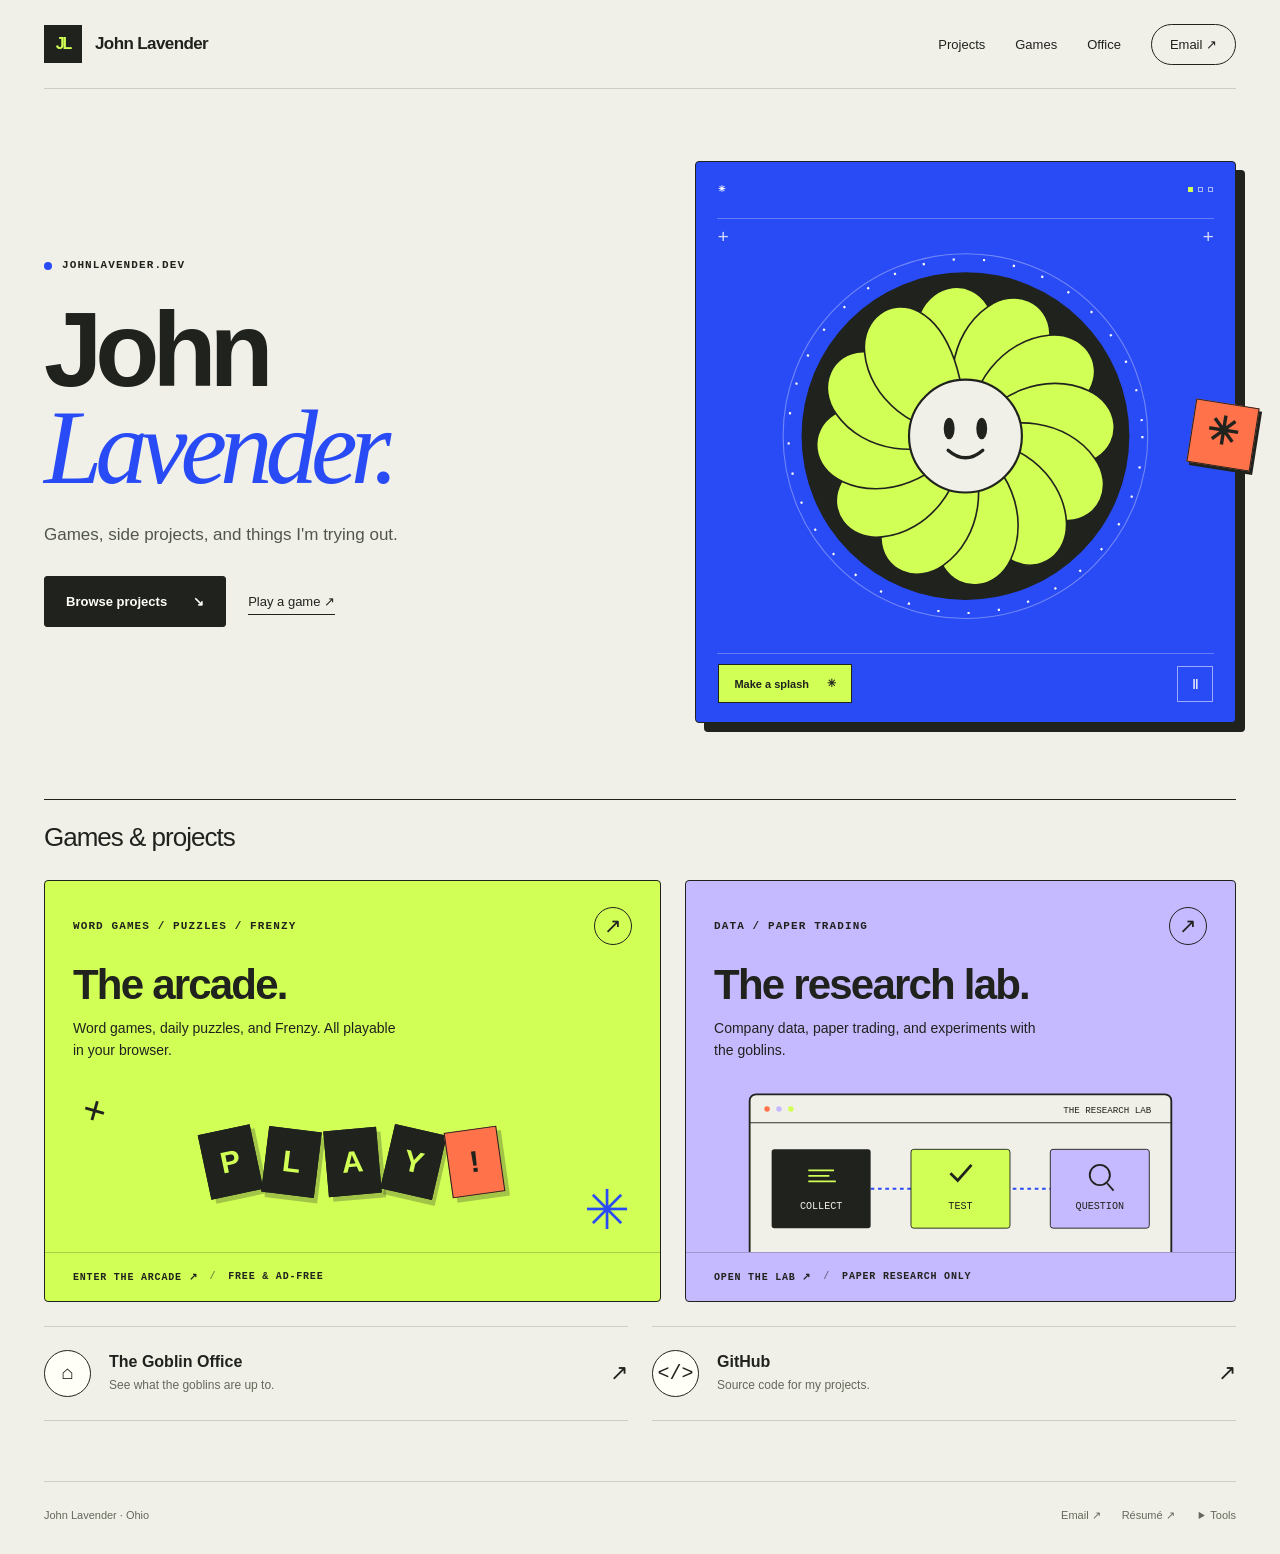
<file: trader_goblins/web/resume.html>
<!doctype html><html lang="en"><head><meta charset="utf-8">
<meta name="viewport" content="width=device-width, initial-scale=1">
<title>John Lavender</title>
<meta name="description" content="Games, side projects, and things I'm trying out.">
<link rel="icon" type="image/png" href="https://johnlavender.dev/favicon.png">
<meta property="og:type" content="website">
<meta property="og:site_name" content="John Lavender">
<meta property="og:title" content="John Lavender">
<meta property="og:description" content="Games, side projects, and things I'm trying out.">
<meta property="og:url" content="https://johnlavender.dev">
<meta name="twitter:card" content="summary">
<style>
@layer reset, layout, art, motion;
@layer reset {
 :root{color-scheme:light;--paper:#f1f0e8;--ink:#20221e;--muted:#64685c;--line:#cccec1;--blue:#294bf5;--lime:#d1ff55;--lilac:#c5baff;--orange:#ff724a;--white:#fffef7}
 *{box-sizing:border-box}html{scroll-behavior:smooth;scroll-padding-top:90px}body{margin:0;background:var(--paper);color:var(--ink);font-family:Arial,Helvetica,sans-serif;-webkit-font-smoothing:antialiased}button,a{-webkit-tap-highlight-color:transparent}button{font:inherit;cursor:pointer}a{color:inherit}button:focus-visible,a:focus-visible,summary:focus-visible{outline:3px solid var(--blue);outline-offset:6px}::selection{background:var(--lime);color:var(--ink)}svg{display:block;max-width:100%}.sr-only{position:absolute;width:1px;height:1px;padding:0;margin:-1px;overflow:hidden;clip:rect(0,0,0,0);white-space:nowrap;border:0}.skip{position:fixed;left:16px;top:-80px;z-index:100;background:var(--lime);padding:14px}.skip:focus{top:16px}
}
@layer layout {
 .shell{max-width:1280px;margin:auto;padding:0 44px}.topnav{border-bottom:1px solid var(--line)}.navrow{min-height:88px;display:flex;align-items:center;justify-content:space-between;gap:24px}.brand{text-decoration:none;font-size:17px;font-weight:800;letter-spacing:-.6px;display:flex;align-items:center;gap:13px}.brand-mark{background:var(--ink);color:var(--lime);width:38px;height:38px;display:grid;place-items:center;font-size:16px;letter-spacing:-2px}.navlinks{display:flex;align-items:center;gap:30px}.navlinks a{font-size:13px;text-decoration:none}.navlinks a:hover{text-decoration:underline;text-underline-offset:6px}.navlinks .contact-link{border:1px solid var(--ink);padding:12px 18px;border-radius:30px}.navlinks .contact-link:hover{background:var(--ink);color:var(--paper);text-decoration:none}.mono,.eyebrow,.section-label,.project-kind{font-family:'Courier New',monospace;text-transform:uppercase;font-size:11px;letter-spacing:1.1px;font-weight:700}.hero{display:grid;grid-template-columns:1.12fr 1fr;gap:46px;padding:72px 0 54px;align-items:center}.eyebrow{display:flex;align-items:center;gap:10px;line-height:1.6}.eyebrow:before{content:'';width:8px;height:8px;background:var(--blue);border-radius:50%;flex:none}.hero h1{font-size:clamp(62px,8.2vw,110px);line-height:.87;letter-spacing:-7px;margin:29px 0 28px;font-weight:800}.hero h1 span{display:block;font-family:Georgia,'Times New Roman',serif;font-weight:400;font-style:italic;letter-spacing:-7px;color:var(--blue);margin-top:7px}.intro{font-size:17px;line-height:1.6;max-width:400px;margin:0 0 28px;color:#51564c}.hero-actions{display:flex;flex-wrap:wrap;align-items:center;gap:22px}.button{display:inline-flex;align-items:center;justify-content:space-between;gap:26px;padding:17px 21px;border:1px solid var(--ink);border-radius:3px;text-decoration:none;font-size:13px;font-weight:700;background:var(--ink);color:var(--white);transition:transform .18s,box-shadow .18s}.button:hover{transform:translate(-2px,-2px);box-shadow:4px 4px 0 var(--blue)}.text-link{font-size:13px;text-decoration:none;border-bottom:1px solid var(--ink);padding:5px 0}.text-link:hover{color:var(--blue);border-color:var(--blue)}.hero-note{margin-top:37px;font-size:11px;color:var(--muted);display:flex;gap:12px;align-items:center}.hero-note:before{content:'';width:32px;height:1px;background:var(--muted)}.section-head{display:flex;justify-content:space-between;align-items:baseline;gap:20px;margin:22px 0 27px;border-top:1px solid var(--ink);padding-top:22px}.section-head h2{font-size:26px;letter-spacing:-1px;margin:0;font-weight:500}.section-label{color:var(--muted)}.projects{display:grid;grid-template-columns:1.12fr 1fr;gap:24px}.project{position:relative;display:flex;flex-direction:column;color:var(--ink);text-decoration:none;border:1px solid var(--ink);border-radius:4px;overflow:hidden;transition:transform .22s,box-shadow .22s}.project:hover{transform:translateY(-6px);box-shadow:7px 7px 0 var(--ink)}.project.research{background:var(--lilac)}.project.arcade{background:var(--lime)}.project-top{padding:26px 28px 0;display:flex;justify-content:space-between;align-items:center;gap:15px}.circle-arrow{display:grid;place-items:center;width:38px;height:38px;border:1px solid var(--ink);border-radius:50%;font-size:21px;transition:transform .2s}.project:hover .circle-arrow{transform:rotate(-40deg)}.project h3{font-size:42px;line-height:1.03;letter-spacing:-1.8px;margin:18px 28px 12px;font-weight:600}.project p{font-size:14px;line-height:1.55;max-width:330px;margin:0 28px 10px}.project-art{height:180px;margin-top:auto;overflow:hidden}.research-art{padding:16px 30px 0;display:flex;align-items:flex-end;justify-content:center}.research-art svg{width:100%;height:auto;max-height:165px}.arcade-art{position:relative;display:flex;align-items:center;justify-content:center;gap:8px}.tile{display:grid;place-items:center;width:53px;height:66px;background:var(--ink);color:var(--lime);font-size:30px;font-weight:800;border:1px solid var(--ink);box-shadow:4px 5px 0 #2224;transform:rotate(var(--angle,0deg));transition:transform .25s}.project:hover .tile{transform:translateY(var(--hop,-10px)) rotate(calc(var(--angle,0deg) * -1))}.arcade-art:before{content:'+';position:absolute;top:16px;left:38px;font-size:40px;transform:rotate(16deg)}.arcade-art:after{content:'✳';position:absolute;bottom:10px;right:30px;font-size:55px;color:var(--blue)}.project-bottom{display:flex;gap:12px;padding:18px 28px;border-top:1px solid #20221e38;font-size:10px;letter-spacing:.8px;text-transform:uppercase;font-family:'Courier New',monospace;font-weight:700}.project-bottom span+span:before{content:'/';margin-right:12px;opacity:.5}.small-projects{display:grid;grid-template-columns:1fr 1fr;gap:24px;margin-top:24px}.project-row{border-top:1px solid var(--line);border-bottom:1px solid var(--line);display:flex;align-items:center;gap:18px;padding:23px 0;text-decoration:none}.project-row .row-icon{width:47px;height:47px;display:grid;place-items:center;border:1px solid var(--ink);border-radius:50%;font-family:'Courier New',monospace;font-size:20px;background:var(--white)}.project-row h3{font-size:16px;margin:0 0 5px}.project-row p{font-size:12px;color:var(--muted);margin:0;line-height:1.5}.project-row>.arrow{margin-left:auto;font-size:22px;transition:transform .2s}.project-row:hover>.arrow{transform:translate(4px,-4px)}.about{margin:84px 0 76px;display:grid;grid-template-columns:1fr 1.85fr;gap:60px}.about h2{font-size:45px;font-weight:500;line-height:1.05;letter-spacing:-2px;margin:20px 0}.about h2 em{font-family:Georgia,serif;color:var(--blue);font-weight:400}.about-copy>p{font-size:19px;line-height:1.6;margin:0 0 24px;max-width:670px}.about-links{display:flex;gap:26px;flex-wrap:wrap}.resume{margin-top:30px;border-top:1px solid var(--line);border-bottom:1px solid var(--line)}.resume>summary{list-style:none;cursor:pointer;display:flex;justify-content:space-between;gap:15px;padding:22px 0;font-size:14px;font-weight:700}.resume>summary::-webkit-details-marker{display:none}.resume>summary:after{content:'+';font-size:20px;font-weight:400}.resume[open]>summary:after{content:'−'}.resume-content{padding-bottom:22px;line-height:1.6}.resume-content h2{font-family:Arial,Helvetica,sans-serif;font-size:13px;letter-spacing:1px;text-transform:uppercase;margin:25px 0 12px;color:var(--blue);font-weight:700}.resume-content p,.resume-content li,.resume-content .skill{font-size:13px;line-height:1.7}.resume-content ul{padding-left:20px}.resume-content .role{margin-bottom:23px}.resume-content .rh{display:flex;flex-wrap:wrap;justify-content:space-between;gap:8px}.resume-content .co{font-size:14px;font-weight:700}.resume-content .grp,.resume-content .dates,.resume-content .tech{font-size:12px;color:var(--muted)}.resume-content .ti{font-size:13px;font-weight:700}.resume-content .links{display:flex;gap:20px;font-size:13px}.resume-content .twocol{display:grid;grid-template-columns:1fr 1fr;gap:15px}.closing{background:var(--blue);color:var(--white);padding:40px 44px;display:flex;align-items:center;justify-content:space-between;gap:30px}.closing p{font-size:clamp(25px,3.5vw,42px);letter-spacing:-1.5px;line-height:1.1;margin:0}.closing em{font-family:Georgia,serif;font-weight:400;color:var(--lime)}.closing .button{background:var(--lime);color:var(--ink);border:0;white-space:nowrap}.closing .button:hover{box-shadow:4px 4px 0 var(--ink)}footer{display:flex;align-items:center;justify-content:space-between;gap:24px;padding:27px 0 32px;font-size:11px;color:var(--muted)}.footer-links{display:flex;gap:21px;flex-wrap:wrap}.footer-links a{text-decoration:none}.footer-links a:hover{color:var(--blue)}.tools summary{cursor:pointer;font-size:11px}.tools{position:relative}.tools-menu{position:absolute;right:0;bottom:26px;min-width:170px;display:grid;gap:15px;background:var(--paper);border:1px solid var(--ink);padding:20px;box-shadow:4px 4px 0 var(--ink);z-index:3}.tools-menu a{font-size:12px}.footer-right{display:flex;align-items:center;gap:24px}
 @media(min-width:1300px){.hero h1{font-size:114px}}
 @media(max-width:950px){.shell{padding:0 28px}.hero{gap:25px;padding-top:55px}.hero h1{font-size:78px;letter-spacing:-5px}.hero h1 span{letter-spacing:-5px}.navlinks{gap:20px}.intro{font-size:15px}.project h3{font-size:35px}.tile{width:42px;height:57px;font-size:27px}.about{gap:30px}.closing{padding:32px}.project-bottom{font-size:9px;gap:8px}.project-bottom span+span:before{margin-right:8px}}
 @media(max-width:680px){html{scroll-padding-top:18px}.shell{padding:0 22px}.navrow{min-height:74px;gap:16px}.brand{font-size:15px;gap:9px}.brand-mark{width:31px;height:31px;font-size:14px}.navlinks{gap:17px}.navlinks a{font-size:12px}.navlinks .contact-link{display:none}.hero{grid-template-columns:1fr;padding-top:42px;gap:38px;padding-bottom:40px}.hero h1{font-size:clamp(69px,17vw,104px);letter-spacing:-5px;margin:24px 0}.hero h1 span{letter-spacing:-5px}.eyebrow{font-size:10px;letter-spacing:1px}.intro{font-size:16px;max-width:390px;margin-bottom:25px}.hero-note{margin-top:22px}.hero-actions{gap:22px}.hero-actions .button{font-size:12px;padding:16px 18px}.section-head{padding-top:19px;margin-bottom:22px}.section-head h2{font-size:24px}.section-label{font-size:9px}.projects{grid-template-columns:1fr;gap:22px}.project h3{font-size:39px}.project p{max-width:360px}.project-art{height:166px}.tile{width:48px;height:62px;font-size:29px}.project-bottom{font-size:10px}.small-projects{grid-template-columns:1fr;gap:0}.project-row+.project-row{border-top:0}.about{grid-template-columns:1fr;gap:12px;margin:55px 0 43px}.about h2{font-size:40px;margin:14px 0}.about h2 br{display:none}.about-copy>p{font-size:17px}.closing{flex-direction:column;align-items:flex-start;padding:28px;gap:23px}.closing p{font-size:34px}footer{align-items:flex-start;flex-direction:column;gap:18px}.footer-right{width:100%;justify-content:space-between}.resume-content .twocol{grid-template-columns:1fr}.project-row p{font-size:11px}}
 @media(max-width:350px){.shell{padding:0 18px}.navlinks{gap:12px}.brand{font-size:13px}.hero-actions{gap:17px}.tile{width:42px}.project h3{font-size:34px}.project-top,.project-bottom{padding-left:22px;padding-right:22px}.project p{margin-left:22px;margin-right:22px}}
 @media print{.hero-art,.hero-actions,.hero-note,.projects,.small-projects,.section-head,.closing,footer,.topnav,.about-links,.resume>summary{display:none!important}.hero,.about{display:block;padding:15px 0;margin:0}.resume{border:0}.resume:not([open])>.resume-content{display:block}.hero h1,.hero h1 span{font-size:42px;letter-spacing:-2px}.shell{padding:0}.resume-content{display:block!important}}
}
@layer art {
 .hero-art{position:relative;aspect-ratio:1/1.04;background:var(--blue);border:1px solid var(--ink);border-radius:4px;isolation:isolate;box-shadow:9px 9px 0 var(--ink)}.art-top{position:absolute;top:22px;left:22px;right:22px;display:flex;align-items:center;justify-content:space-between;color:var(--white);font-size:9px;z-index:2;letter-spacing:1px}.art-top span:last-child{display:flex;gap:5px}.art-top i{display:block;height:5px;width:5px;border:1px solid #fff9}.art-top i:first-child{background:var(--lime);border-color:var(--lime)}.art-frame{position:absolute;inset:56px 21px 68px;display:grid;place-items:center;overflow:hidden;border-top:1px solid #fff4;border-bottom:1px solid #fff4}.art-frame:before,.art-frame:after{content:'+';color:#fffc;position:absolute;font-family:monospace;font-size:19px;top:8px}.art-frame:before{left:0}.art-frame:after{right:0}.flower{width:90%;height:100%;overflow:visible}.flower .petals{transform-origin:200px 200px}.flower .outer-ring{transform-origin:200px 200px}.flower .eye{transform-origin:200px 202px}.flower .center-label{font:700 10px 'Courier New',monospace;letter-spacing:2px;fill:var(--ink)}.art-controls{position:absolute;bottom:19px;left:22px;right:22px;display:flex;justify-content:space-between;align-items:center;gap:12px}.splash-button{background:var(--lime);color:var(--ink);border:1px solid var(--ink);font-size:11px;font-weight:700;padding:12px 15px;display:flex;gap:18px;align-items:center}.splash-button:hover{background:var(--white)}.motion-button{border:1px solid #fff8;background:transparent;color:var(--white);width:36px;height:36px;display:grid;place-items:center;font-size:14px}.motion-button:hover{background:#ffffff20}.sticker{position:absolute;top:43%;right:-20px;background:var(--orange);color:var(--ink);font:700 9px 'Courier New',monospace;letter-spacing:.6px;text-align:center;line-height:1.6;padding:16px 12px;border:1px solid var(--ink);transform:rotate(9deg);box-shadow:3px 3px 0 var(--ink);z-index:2}.splash-piece{position:absolute;left:50%;top:47%;width:var(--size);height:var(--size);background:var(--color);pointer-events:none;z-index:4;border:1px solid var(--ink);border-radius:var(--radius,0);animation:splash 850ms cubic-bezier(.1,.75,.25,1) forwards}.art-status{position:absolute;left:22px;right:22px;top:37px;text-align:center;font-size:9px;color:var(--lime);font-family:'Courier New',monospace}
 @media(max-width:680px){.hero-art{max-width:440px;width:calc(100% - 8px);aspect-ratio:1.1;margin-bottom:5px}.sticker{right:-17px;top:44%;font-size:8px;padding:12px 9px}.art-frame{inset:48px 18px 63px}.art-top{top:18px;left:18px;right:18px}.art-controls{bottom:15px;left:18px;right:18px}.flower{width:87%}.splash-button{padding:10px 13px}.motion-button{width:33px;height:33px}}
}
@layer art {
 .art-frame{grid-template-rows:minmax(0,1fr);grid-template-columns:minmax(0,1fr)}
 .flower{min-width:0;min-height:0;max-height:100%;object-fit:contain}
 @media(max-width:680px){.sticker{right:-8px}.about h2 em{display:block;margin-top:4px}}
}
@layer layout {
 footer{margin-top:60px;border-top:1px solid var(--line)}
 @media(max-width:680px){footer{margin-top:36px}}
}
@layer art {
 .sticker{width:64px;height:64px;display:grid;place-items:center;padding:0;font-size:38px;line-height:1}
 @media(max-width:680px){.sticker{width:50px;height:50px;font-size:30px}}
}
@layer motion {
 @keyframes orbit{to{transform:rotate(360deg)}}@keyframes splash{0%{transform:translate(-50%,-50%) scale(.4);opacity:1}80%{opacity:1}100%{transform:translate(calc(-50% + var(--x)),calc(-50% + var(--y))) rotate(var(--turn)) scale(.6);opacity:0}}@keyframes wink{0%,35%,65%,100%{transform:scaleY(1)}50%{transform:scaleY(.1)}}@keyframes pop{50%{transform:scale(.88)}}
 .petals{animation:orbit 48s linear infinite}.outer-ring{animation:orbit 90s linear infinite reverse}.flower .eye{animation:wink 8s ease-in-out infinite}.burst .flower{animation:pop .45s ease-in-out}.paused *{animation-play-state:paused!important}.paused .splash-piece{display:none}
 @media(prefers-reduced-motion:reduce){html{scroll-behavior:auto}*,*:before,*:after{animation:none!important;transition:none!important}.splash-piece{display:none}}
}

</style></head><body>
<a class="skip" href="#main">Skip to content</a>
<div class="shell">
 <header class="topnav"><nav class="navrow" aria-label="Main navigation">
  <a class="brand" href="https://johnlavender.dev/" aria-label="John Lavender home"><span class="brand-mark" aria-hidden="true">JL</span>John Lavender</a>
  <div class="navlinks"><a href="#projects">Projects</a><a href="https://johnlavender.dev/games">Games</a><a href="https://johnlavender.dev/office">Office</a><a class="contact-link" href="mailto:johnjohnlavlav@gmail.com">Email <span aria-hidden="true">↗</span></a></div>
 </nav></header>
 <main id="main">
  <section class="hero" aria-labelledby="intro-title">
   <div class="hero-copy">
    <div class="eyebrow">johnlavender.dev</div>
    <h1 id="intro-title">John<span>Lavender.</span></h1>
    <p class="intro">Games, side projects, and things I'm trying out.</p>
    <div class="hero-actions"><a class="button" href="#projects">Browse projects <span aria-hidden="true">↘</span></a><a class="text-link" href="https://johnlavender.dev/games">Play a game ↗</a></div>
   </div>
   <div class="hero-art" id="splash-art">
    <div class="art-top mono" aria-hidden="true"><span>✳</span><span><i></i><i></i><i></i></span></div>
    <div class="art-frame">
     <svg class="flower" viewBox="0 0 400 400" aria-hidden="true">
      <defs><path id="petal" d="M200 195 C161 177 140 126 158 87 C171 58 205 55 220 79 C238 108 225 160 200 195Z"/></defs>
      <circle cx="200" cy="200" r="168" fill="none" stroke="#ffffff55" stroke-width="1"/>
      <circle cx="200" cy="200" r="151" fill="#20221e"/>
      <circle class="outer-ring" cx="200" cy="200" r="163" fill="none" stroke="#fffef7" stroke-width="2" stroke-dasharray="2 26"/>
      <g class="petals" fill="#d1ff55" stroke="#20221e" stroke-width="1.5">
       <use href="#petal"/><use href="#petal" transform="rotate(30 200 200)"/><use href="#petal" transform="rotate(60 200 200)"/><use href="#petal" transform="rotate(90 200 200)"/><use href="#petal" transform="rotate(120 200 200)"/><use href="#petal" transform="rotate(150 200 200)"/><use href="#petal" transform="rotate(180 200 200)"/><use href="#petal" transform="rotate(210 200 200)"/><use href="#petal" transform="rotate(240 200 200)"/><use href="#petal" transform="rotate(270 200 200)"/><use href="#petal" transform="rotate(300 200 200)"/><use href="#petal" transform="rotate(330 200 200)"/>
      </g>
      <circle cx="200" cy="200" r="52" fill="#f1f0e8" stroke="#20221e" stroke-width="2"/>
      <g class="eye" fill="#20221e"><ellipse cx="185" cy="193" rx="5" ry="10"/><ellipse cx="215" cy="193" rx="5" ry="10"/></g>
      <path d="M184 213 Q200 227 216 213" fill="none" stroke="#20221e" stroke-width="3" stroke-linecap="round"/>
     </svg>
    </div>
    <div class="sticker" aria-hidden="true">✳</div>
    <div class="art-controls"><button type="button" class="splash-button" id="splash-button">Make a splash <span aria-hidden="true">✳</span></button><button type="button" class="motion-button" id="motion-button" aria-label="Pause animation" aria-pressed="false" title="Pause animation">Ⅱ</button></div>
    <span id="splash-status" class="sr-only" role="status" aria-live="polite"></span>
   </div>
  </section>
  <section id="projects" aria-labelledby="projects-title">
   <div class="section-head"><h2 id="projects-title">Games &amp; projects</h2></div>
   <div class="projects">
    <a class="project arcade" href="https://johnlavender.dev/games">
     <div class="project-top"><span class="project-kind">Word games / Puzzles / Frenzy</span><span class="circle-arrow" aria-hidden="true">↗</span></div>
     <h3>The arcade.</h3>
     <p>Word games, daily puzzles, and Frenzy. All playable in your browser.</p>
     <div class="project-art arcade-art" aria-hidden="true"><span class="tile" style="--angle:-12deg;--hop:-12px">P</span><span class="tile" style="--angle:7deg;--hop:5px">L</span><span class="tile" style="--angle:-5deg;--hop:-8px">A</span><span class="tile" style="--angle:13deg;--hop:2px">Y</span><span class="tile" style="--angle:-8deg;--hop:-13px;background:var(--orange);color:var(--ink)">!</span></div>
     <div class="project-bottom"><span>Enter the arcade ↗</span><span>Free &amp; ad-free</span></div>
    </a>
    <a class="project research" href="https://johnlavender.dev/research">
     <div class="project-top"><span class="project-kind">Data / Paper trading</span><span class="circle-arrow" aria-hidden="true">↗</span></div>
     <h3>The research lab.</h3>
     <p>Company data, paper trading, and experiments with the goblins.</p>
     <div class="project-art research-art" aria-hidden="true"><svg viewBox="0 0 470 180" fill="none"><rect x="5" y="8" width="460" height="200" rx="7" fill="#f1f0e8" stroke="#20221e" stroke-width="2"/><path d="M5 39H465" stroke="#20221e"/><circle cx="24" cy="24" r="3" fill="#ff724a"/><circle cx="37" cy="24" r="3" fill="#c5baff"/><circle cx="50" cy="24" r="3" fill="#d1ff55"/><text x="443" y="28" text-anchor="end" font-family="monospace" font-size="10" fill="#20221e">THE RESEARCH LAB</text><path d="M137 111H195 M276 111H334" stroke="#294bf5" stroke-width="2" stroke-dasharray="4 4"/><rect x="29" y="68" width="108" height="86" rx="3" fill="#20221e"/><rect x="181" y="68" width="108" height="86" rx="3" fill="#d1ff55" stroke="#20221e"/><rect x="333" y="68" width="108" height="86" rx="3" fill="#c5baff" stroke="#20221e"/><path d="M69 91H97 M69 97H92 M69 103H99" stroke="#d1ff55" stroke-width="2"/><path d="M224 94l8 8 15-17" stroke="#20221e" stroke-width="3"/><circle cx="387" cy="96" r="11" stroke="#20221e" stroke-width="2"/><path d="M395 105l7 8" stroke="#20221e" stroke-width="2"/><g font-family="monospace" font-size="11" text-anchor="middle"><text x="83" y="133" fill="#f1f0e8">COLLECT</text><text x="235" y="133" fill="#20221e">TEST</text><text x="387" y="133" fill="#20221e">QUESTION</text></g></svg></div>
     <div class="project-bottom"><span>Open the lab ↗</span><span>Paper research only</span></div>
    </a>
   </div>
   <div class="small-projects">
    <a class="project-row" href="https://johnlavender.dev/office"><span class="row-icon" aria-hidden="true">⌂</span><div><h3>The Goblin Office</h3><p>See what the goblins are up to.</p></div><span class="arrow" aria-hidden="true">↗</span></a>
    <a class="project-row" href="https://github.com/jsLavender" target="_blank" rel="noopener"><span class="row-icon" aria-hidden="true">&lt;/&gt;</span><div><h3>GitHub</h3><p>Source code for my projects.</p></div><span class="arrow" aria-hidden="true">↗</span></a>
   </div>
  </section>
 </main>
 <footer><span>John Lavender · Ohio</span><div class="footer-right"><div class="footer-links"><a href="mailto:johnjohnlavlav@gmail.com">Email ↗</a><a href="https://johnlavender.dev/resume.pdf">Résumé ↗</a></div><details class="tools"><summary>Tools</summary><div class="tools-menu"><a href="https://johnlavender.dev/games/frenzy/">Frenzy</a><a href="https://johnlavender.dev/board">Board</a><a href="https://johnlavender.dev/scan">Scanner</a><a href="https://johnlavender.dev/dashboard">Dashboard</a></div></details></div></footer>
</div>

<script>
(() => {
 'use strict';
 const art = document.getElementById('splash-art');
 const splash = document.getElementById('splash-button');
 const motion = document.getElementById('motion-button');
 const status = document.getElementById('splash-status');
 const reduced = window.matchMedia('(prefers-reduced-motion: reduce)');
 let paused = reduced.matches;
 let splashCount = 0;
 let burstTimer;
 let coolingDown = false;
 function updateMotion() {
  art.classList.toggle('paused', paused);
  motion.setAttribute('aria-pressed', String(paused));
  const label = paused ? 'Resume animation' : 'Pause animation';
  motion.setAttribute('aria-label', label);
  motion.title = label;
  motion.textContent = paused ? '▶' : 'Ⅱ';
  if (reduced.matches) {
   motion.disabled = true;
   motion.title = 'Animation disabled by your reduced-motion preference';
   motion.setAttribute('aria-label', 'Animation disabled by your reduced-motion preference');
  } else { motion.disabled = false; }
 }
 motion.addEventListener('click', () => { paused = !paused; updateMotion(); });
 reduced.addEventListener('change', () => { paused = reduced.matches; updateMotion(); });
 updateMotion();
 document.addEventListener('visibilitychange', () => art.classList.toggle('paused', paused || document.hidden));
 splash.addEventListener('click', () => {
  if (coolingDown) return;
  coolingDown = true;
  window.setTimeout(() => { coolingDown = false; }, 900);
  splashCount++;
  status.textContent = `Splash ${splashCount}.`;
  const colors = ['#d1ff55', '#ff724a', '#fffef7', '#c5baff'];
  if (paused || reduced.matches) {
   art.style.backgroundColor = splashCount % 2 ? '#203abc' : '#294bf5';
   status.textContent = `Color scheme ${splashCount % 2 ? 'two' : 'one'}.`;
   return;
  }
  art.classList.remove('burst');
  void art.offsetWidth;
  art.classList.add('burst');
  window.clearTimeout(burstTimer);
  burstTimer = window.setTimeout(() => art.classList.remove('burst'), 500);
  for (let i = 0; i < 22; i++) {
   const piece = document.createElement('span');
   piece.className = 'splash-piece';
   piece.setAttribute('aria-hidden', 'true');
   const angle = (Math.PI * 2 * i) / 22;
   const distance = Math.min(art.clientWidth * .47, 190) * (.65 + Math.random() * .35);
   piece.style.setProperty('--x', Math.cos(angle) * distance + 'px');
   piece.style.setProperty('--y', Math.sin(angle) * distance + 'px');
   piece.style.setProperty('--turn', (i % 2 ? 190 : -220) + 'deg');
   piece.style.setProperty('--color', colors[i % colors.length]);
   piece.style.setProperty('--size', (7 + Math.random() * 10) + 'px');
   piece.style.setProperty('--radius', i % 3 ? '0' : '50%');
   art.append(piece);
   window.setTimeout(() => piece.remove(), 950);
  }
 });
})();

</script></body></html>
</file>
